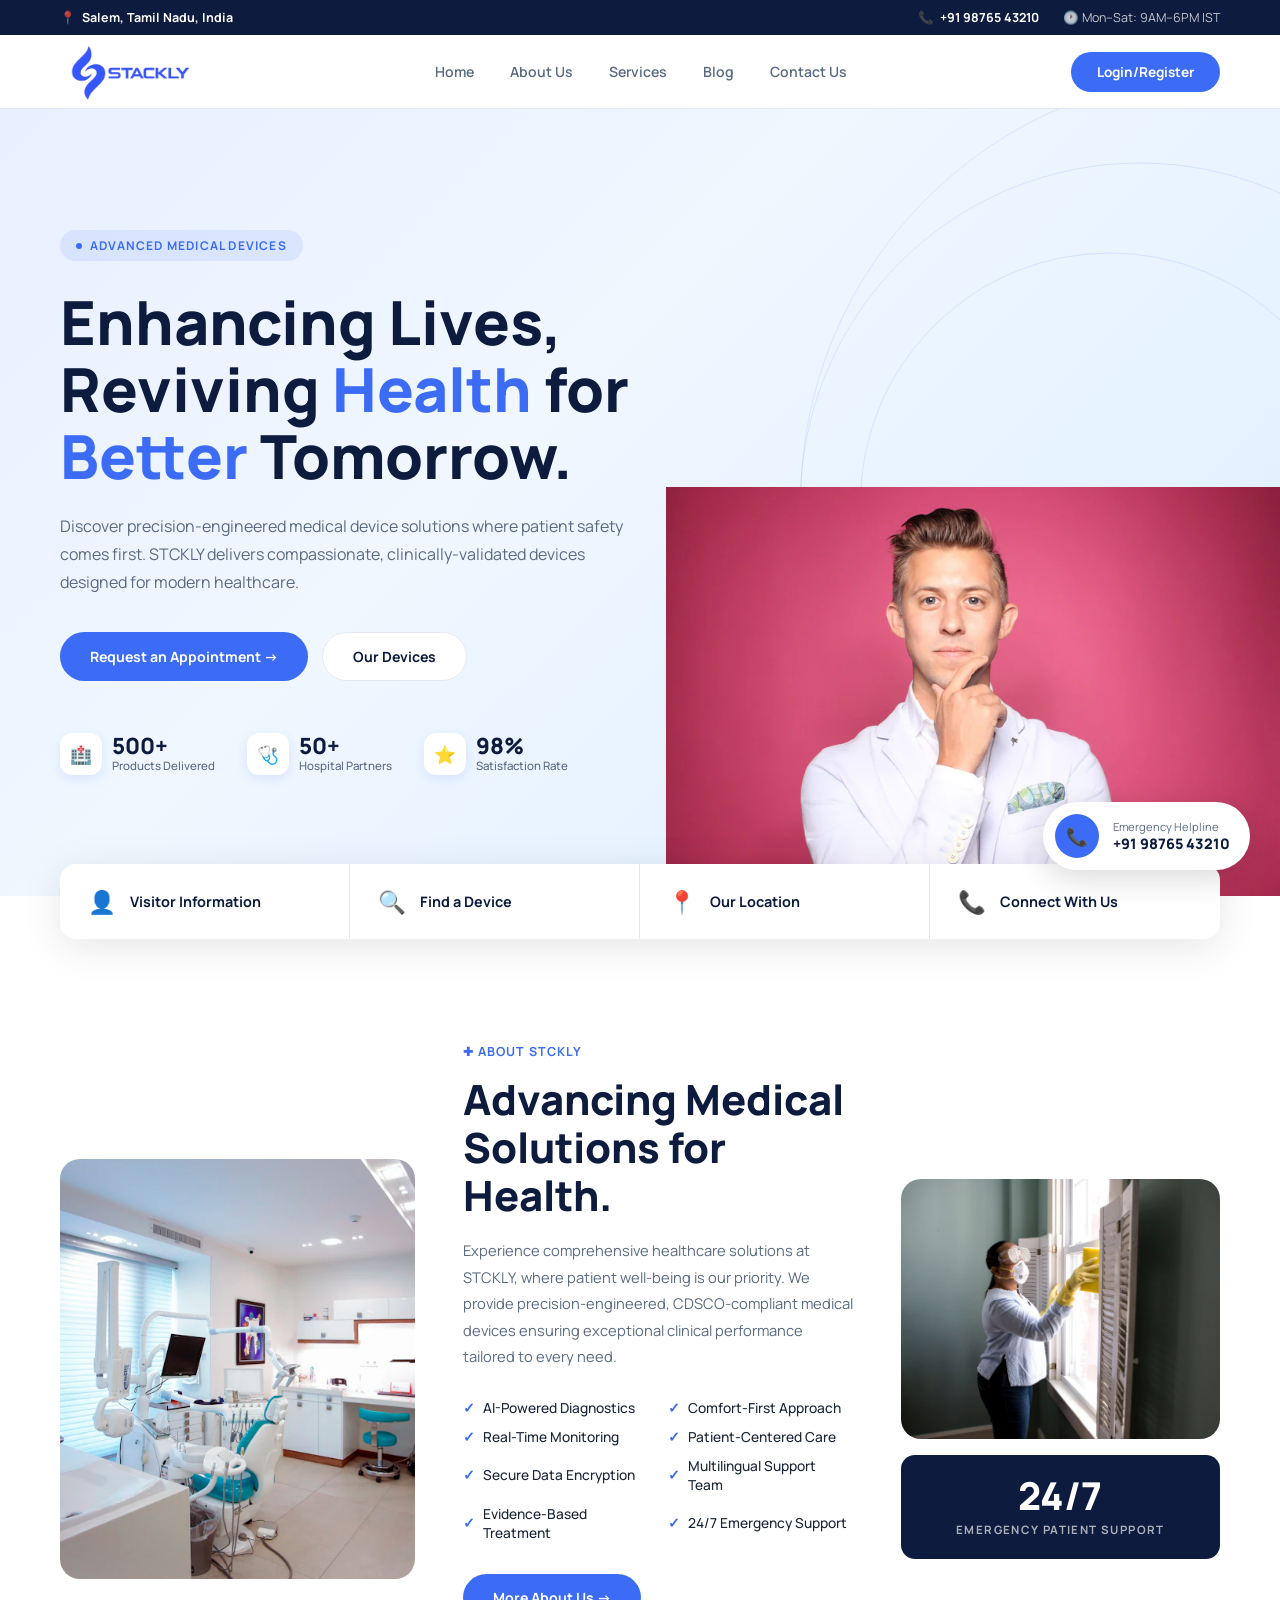
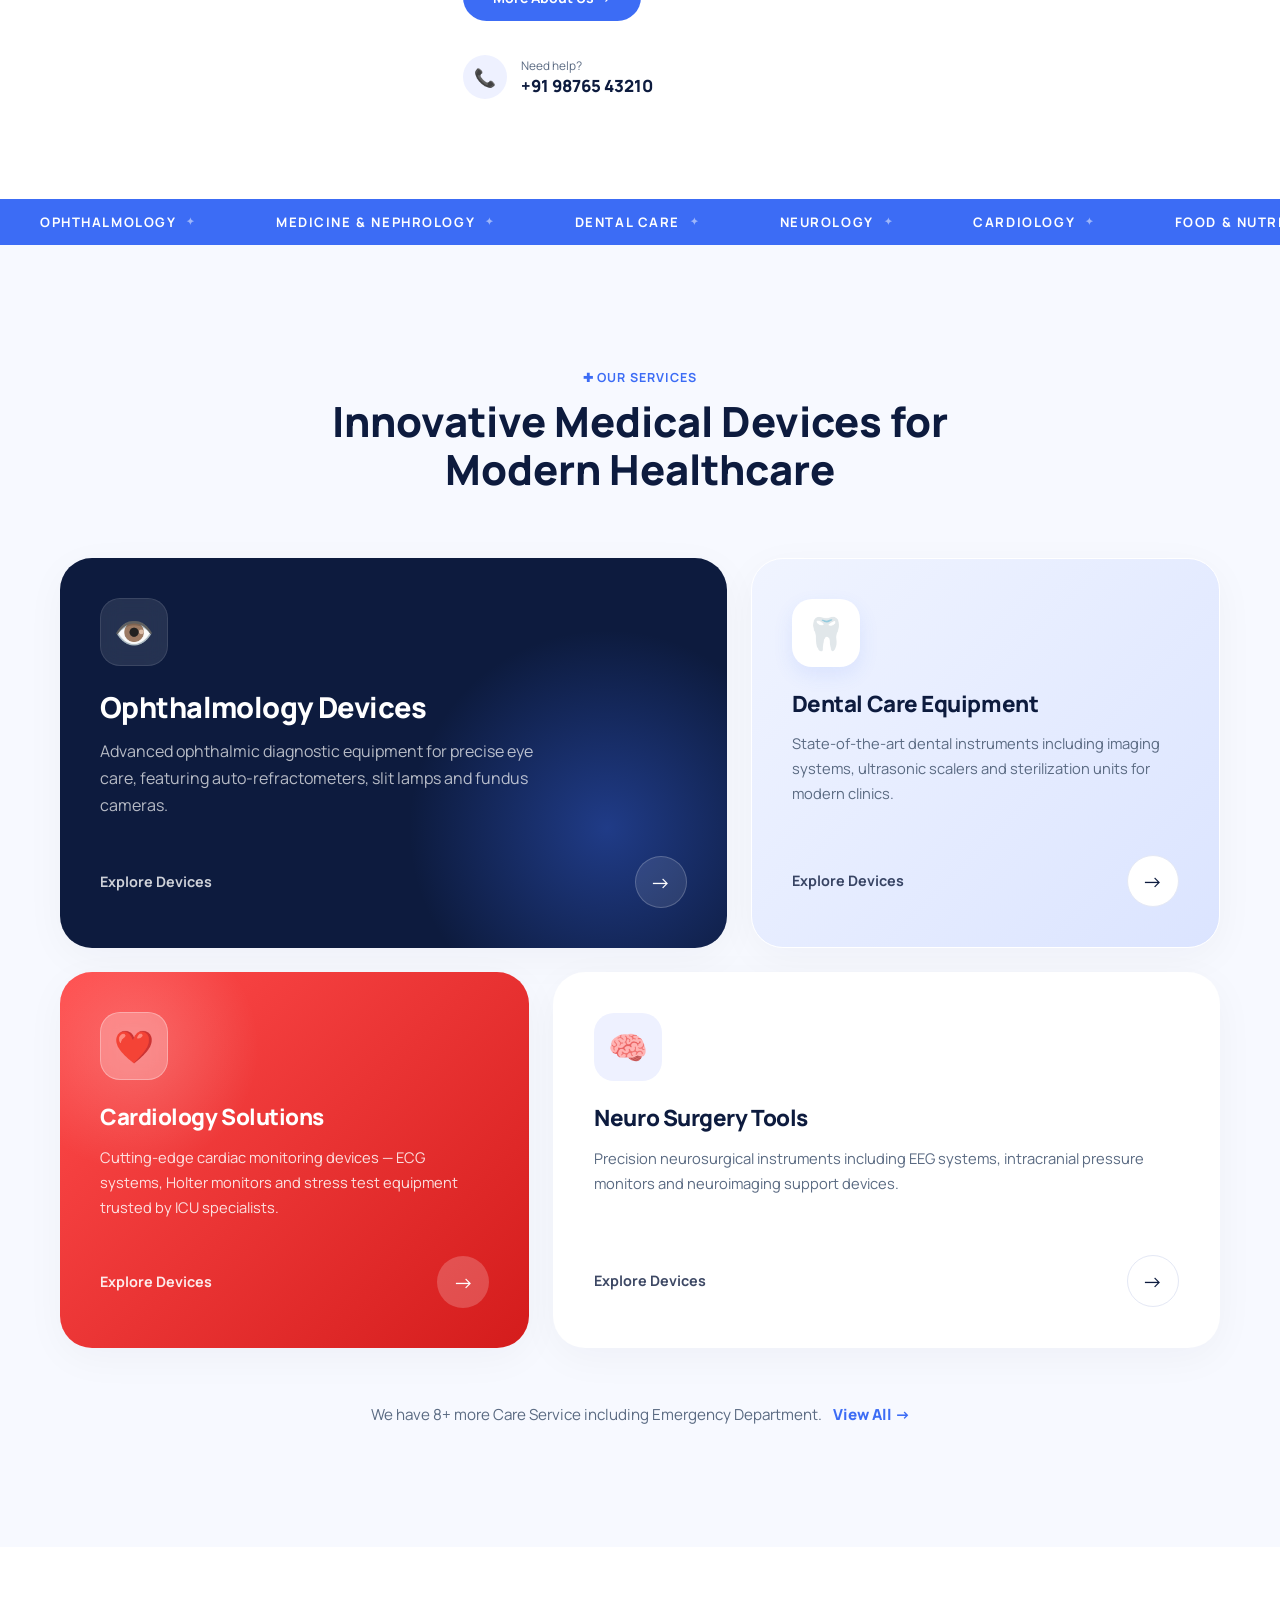
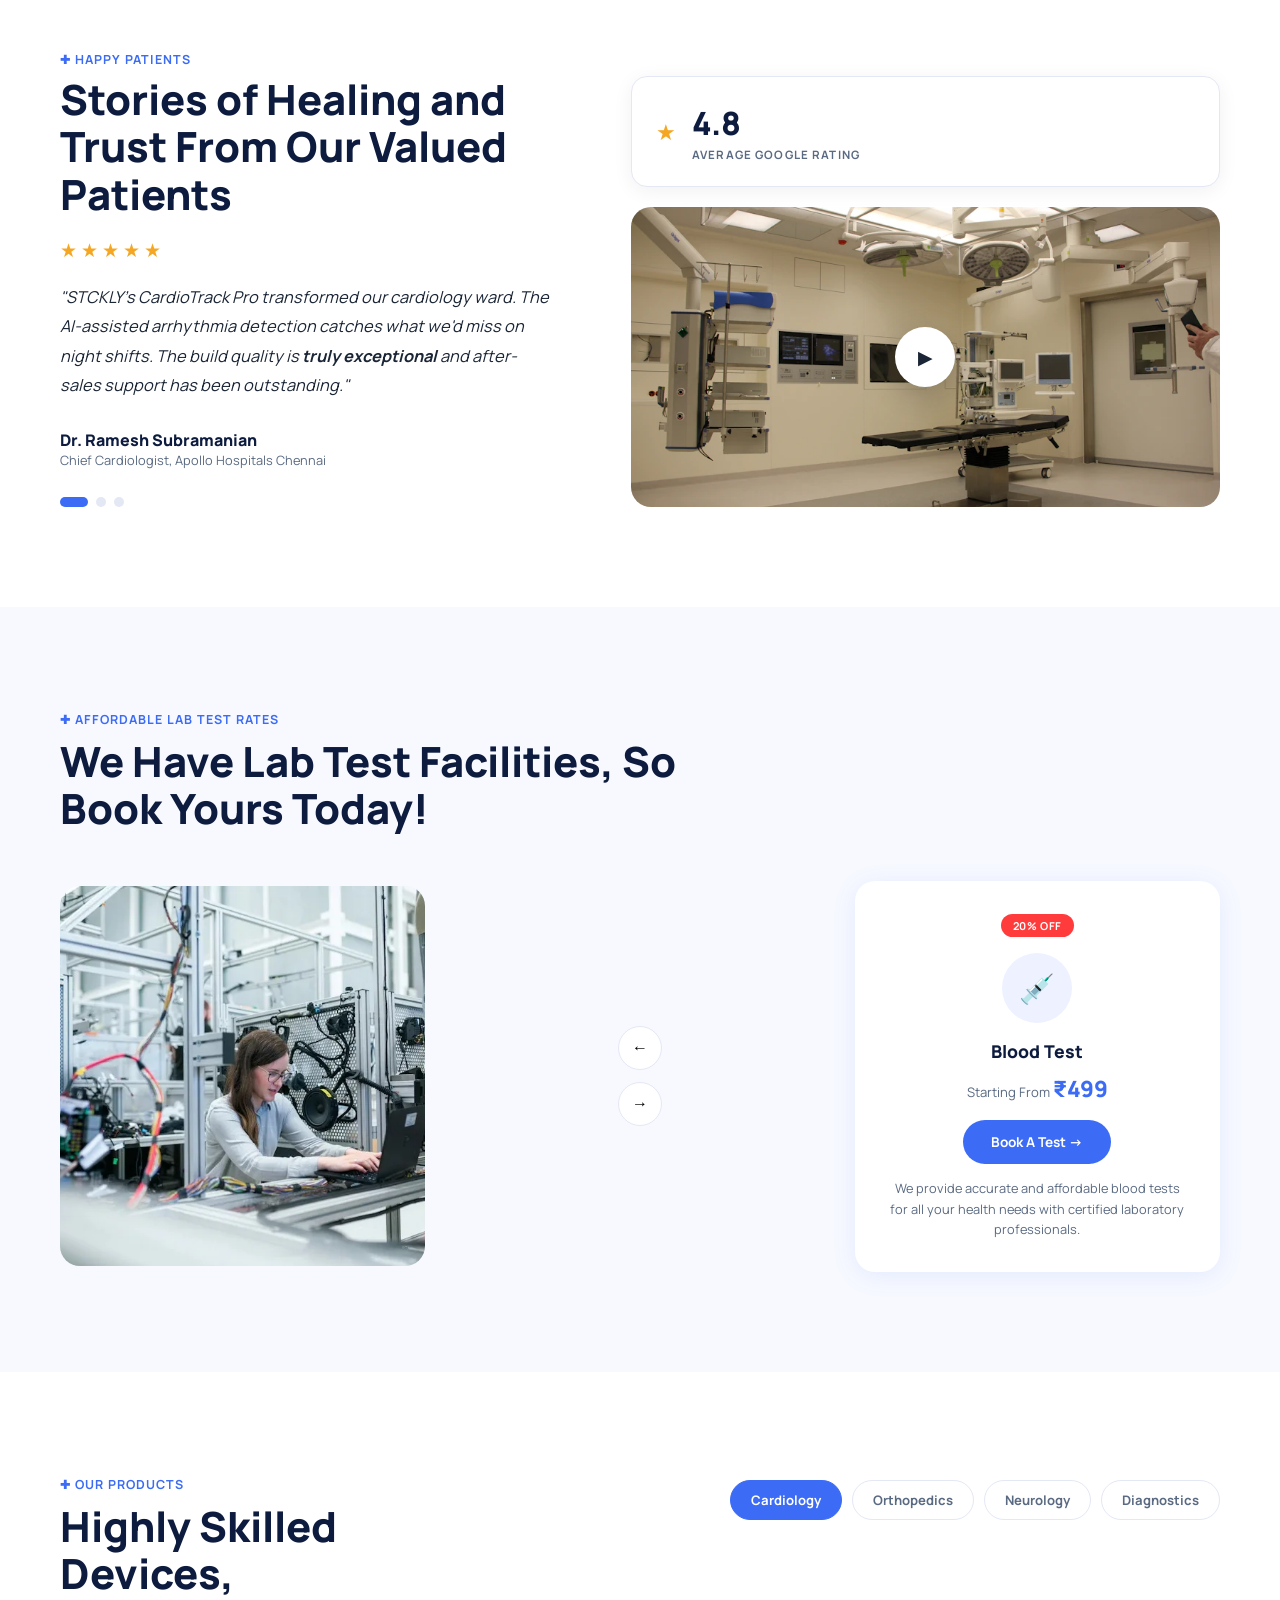
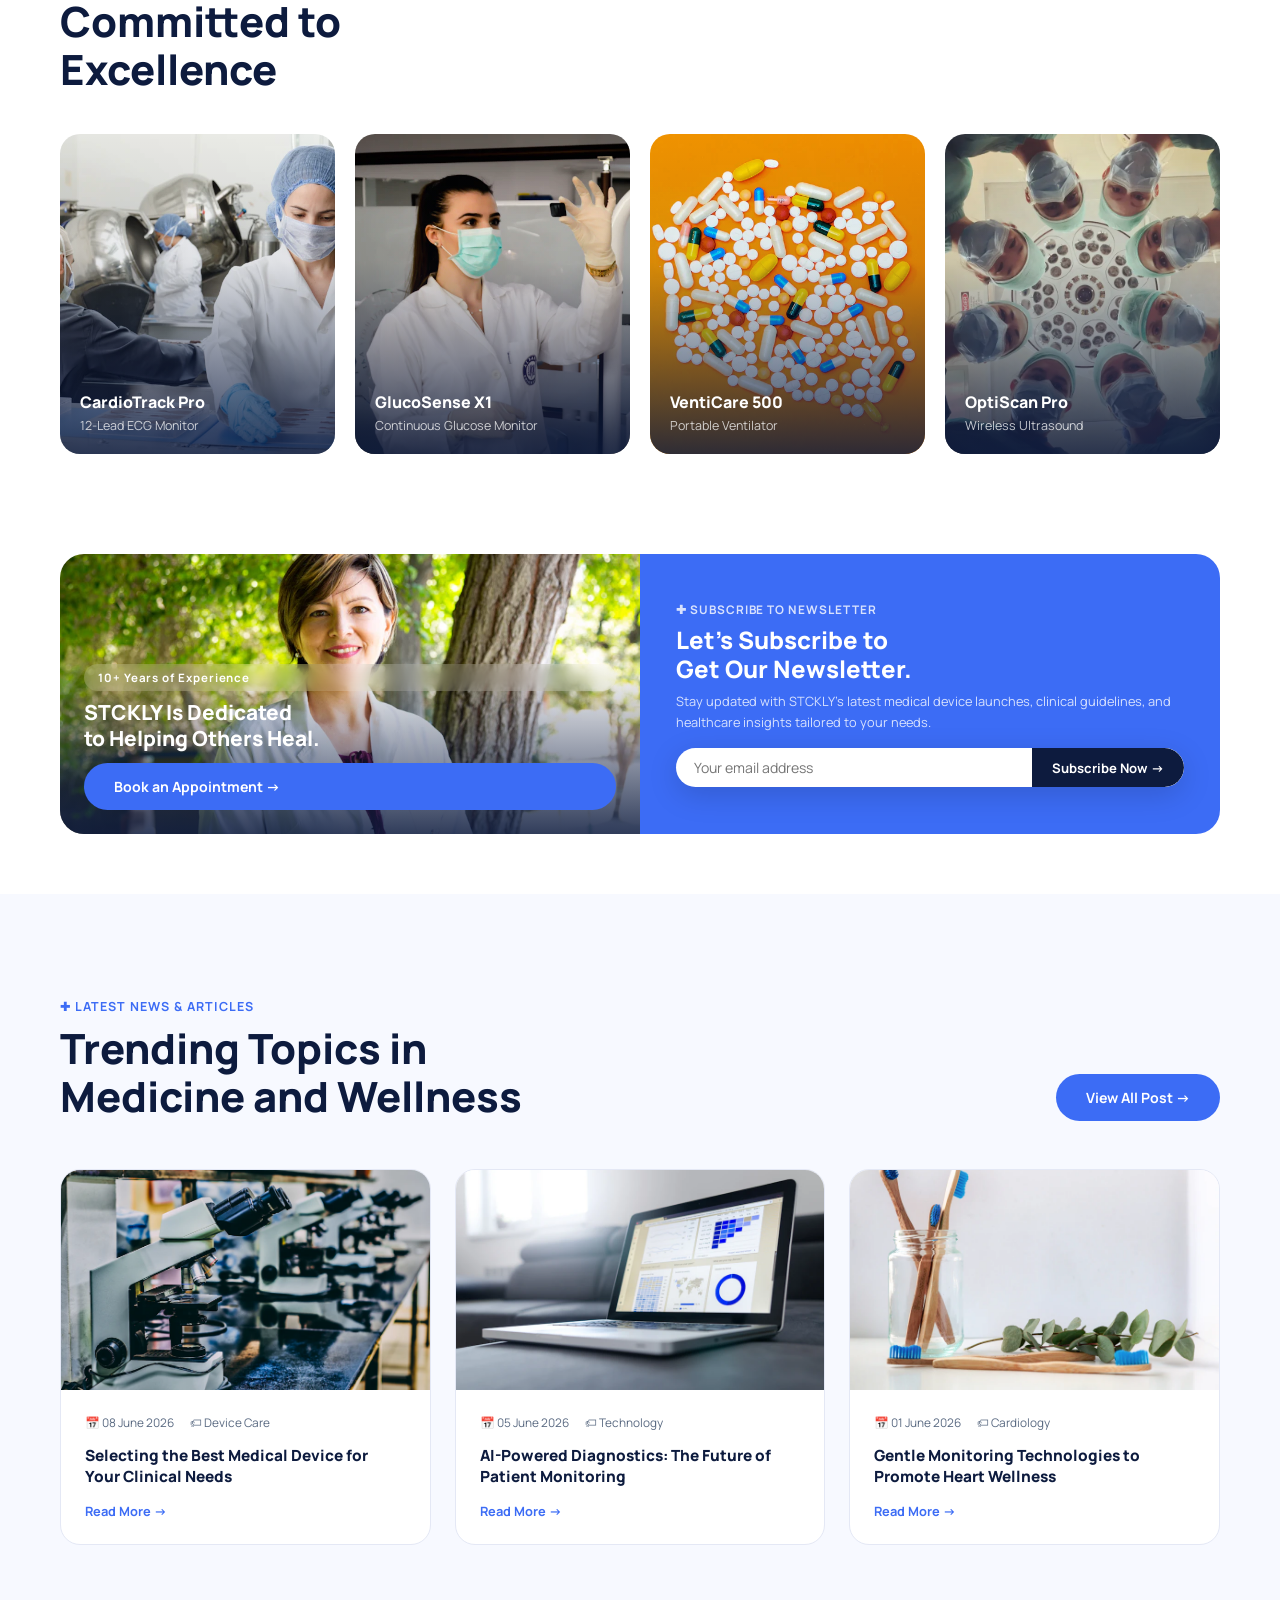
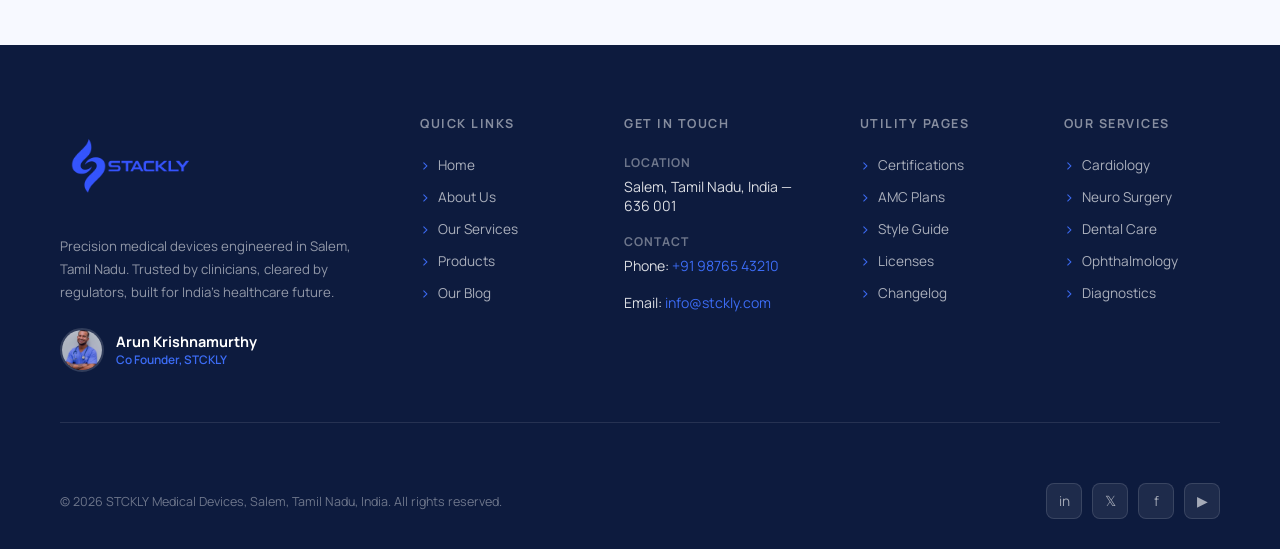
<file: index.html>
﻿<!DOCTYPE html>
<html lang="en">
<head>
<meta charset="UTF-8"/>
<meta name="viewport" content="width=device-width,initial-scale=1.0"/>
<title>STCKLY — Medical Devices</title>
<link href="https://fonts.googleapis.com/css2?family=Manrope:wght@300;400;500;600;700;800&family=Playfair+Display:ital,wght@0,700;0,800;1,700&display=swap" rel="stylesheet"/>
<link rel="stylesheet" href="style.css">
</head>
<body>

<!-- Floating Call Widget -->
<div class="call-widget">
  <div class="cw-icon">📞</div>
  <div>
    <div class="cw-lbl">Emergency Helpline</div>
    <div class="cw-num">+91 98765 43210</div>
  </div>
</div>

<!-- Mobile Menu -->
<div class="mobile-menu" id="mobileMenu">
  <span class="mobile-close" onclick="closeMobile()">✕</span>
  <a href="index.html">Home</a>
  <a href="about.html">About Us</a>
  <a href="services.html">Services</a>
  <a href="blog.html">Blog</a>
  <a href="contact.html">Contact Us</a>
</div>

<!-- Topbar -->
<div class="topbar">
  <span>📍 <b>Salem, Tamil Nadu, India</b></span>
  <div class="topbar-right">
    <span>📞 <b>+91 98765 43210</b></span>
    <span>🕐 Mon–Sat: 9AM–6PM IST</span>
  </div>
</div>

<!-- Nav -->
<nav id="navbar">
  <div class="nav-logo">
    <img src="assets/logo.webp" alt="Stackly Logo" style="height: 100px; width: auto;" />
  </div>
  <ul class="nav-links">
    <li><a href="index.html" class="active">Home</a></li>
    <li><a href="about.html">About Us</a></li>
    <li><a href="services.html">Services</a></li>
    <li><a href="blog.html">Blog</a></li>
    <li><a href="contact.html">Contact Us</a></li>
  </ul>
  <button class="nav-emergency" onclick="window.location='login.html'">Login/Register</button>
  <div class="hamburger" onclick="openMobile()"><span></span><span></span><span></span></div>
</nav>

<!-- ═══ HERO ═══ -->
<section class="hero" id="home">
  <div class="hero-circles">
    <div class="hero-circle hc1"></div>
    <div class="hero-circle hc2"></div>
    <div class="hero-circle hc3"></div>
  </div>
  <div class="hero-content">
    <div class="hero-tag">Advanced Medical Devices</div>
    <h1 class="hero-title">
      Enhancing Lives,<br>
      Reviving <span class="blue">Health</span> for<br>
      <span class="blue">Better</span> Tomorrow.
    </h1>
    <p class="hero-sub">Discover precision-engineered medical device solutions where patient safety comes first. STCKLY delivers compassionate, clinically-validated devices designed for modern healthcare.</p>
    <div class="hero-btns">
      <button class="btn-primary" onclick="document.getElementById('contact').scrollIntoView({behavior:'smooth'})">Request an Appointment →</button>
      <button class="btn-secondary" onclick="document.getElementById('services').scrollIntoView({behavior:'smooth'})">Our Devices</button>
    </div>
    <div class="hero-badges">
      <div class="hbadge">
        <div class="hbadge-icon">🏥</div>
        <div>
          <div class="hbadge-num" data-count="500">0+</div>
          <div class="hbadge-lbl">Products Delivered</div>
        </div>
      </div>
      <div class="hbadge">
        <div class="hbadge-icon">🩺</div>
        <div>
          <div class="hbadge-num" data-count="50">0+</div>
          <div class="hbadge-lbl">Hospital Partners</div>
        </div>
      </div>
      <div class="hbadge">
        <div class="hbadge-icon">⭐</div>
        <div>
          <div class="hbadge-num" data-count="98">0%</div>
          <div class="hbadge-lbl">Satisfaction Rate</div>
        </div>
      </div>
    </div>
  </div>
  <img class="hero-img" src="assets/image_4.webp" alt="Doctor STCKLY"/>
</section>

<!-- Quick Links Bar -->
<div class="quicklinks">
  <div class="ql-item reveal">
    <span class="ql-icon">👤</span>
    <div class="ql-text">Visitor Information</div>
  </div>
  <div class="ql-item reveal">
    <span class="ql-icon">🔍</span>
    <div class="ql-text">Find a Device</div>
  </div>
  <div class="ql-item reveal">
    <span class="ql-icon">📍</span>
    <div class="ql-text">Our Location</div>
  </div>
  <div class="ql-item reveal">
    <span class="ql-icon">📞</span>
    <div class="ql-text">Connect With Us</div>
  </div>
</div>

<!-- ═══ ABOUT ═══ -->
<section class="about" id="about">
  <div class="about-inner">
    <div class="about-img-wrap reveal left">
      <img src="assets/image_1.webp" alt="Medical Team"/>
    </div>
    <div class="reveal">
      <div class="about-tag">✚ About STCKLY</div>
      <h2 class="section-title">Advancing Medical Solutions for Health.</h2>
      <p class="section-desc">Experience comprehensive healthcare solutions at STCKLY, where patient well-being is our priority. We provide precision-engineered, CDSCO-compliant medical devices ensuring exceptional clinical performance tailored to every need.</p>
      <ul class="check-list">
        <li>AI-Powered Diagnostics</li>
        <li>Comfort-First Approach</li>
        <li>Real-Time Monitoring</li>
        <li>Patient-Centered Care</li>
        <li>Secure Data Encryption</li>
        <li>Multilingual Support Team</li>
        <li>Evidence-Based Treatment</li>
        <li>24/7 Emergency Support</li>
      </ul>
      <button class="btn-primary" style="margin-bottom:24px" onclick="window.location='about.html'">More About Us →</button>
      <div class="about-help">
        <div class="phone-icon">📞</div>
        <div>
          <div class="help-lbl">Need help?</div>
          <div class="help-num">+91 98765 43210</div>
        </div>
      </div>
    </div>
    <div class="about-right reveal right">
      <div class="about-right-img">
        <img src="assets/image_13.webp" alt="Medical Support"/>
      </div>
      <div class="badge-247">
        <div class="b247-num">24/7</div>
        <div class="b247-lbl">Emergency Patient Support</div>
      </div>
    </div>
  </div>
</section>

<!-- Marquee -->
<div class="marquee-wrap">
  <div class="marquee-track">
    <span class="marquee-item">Ophthalmology <span>✦</span></span>
    <span class="marquee-item">Medicine &amp; Nephrology <span>✦</span></span>
    <span class="marquee-item">Dental Care <span>✦</span></span>
    <span class="marquee-item">Neurology <span>✦</span></span>
    <span class="marquee-item">Cardiology <span>✦</span></span>
    <span class="marquee-item">Food &amp; Nutrition <span>✦</span></span>
    <span class="marquee-item">ISO 13485 Certified <span>✦</span></span>
    <span class="marquee-item">CDSCO Compliant <span>✦</span></span>
    <span class="marquee-item">Ophthalmology <span>✦</span></span>
    <span class="marquee-item">Medicine &amp; Nephrology <span>✦</span></span>
    <span class="marquee-item">Dental Care <span>✦</span></span>
    <span class="marquee-item">Neurology <span>✦</span></span>
    <span class="marquee-item">Cardiology <span>✦</span></span>
    <span class="marquee-item">Food &amp; Nutrition <span>✦</span></span>
    <span class="marquee-item">ISO 13485 Certified <span>✦</span></span>
    <span class="marquee-item">CDSCO Compliant <span>✦</span></span>
  </div>
</div>

<!-- ═══ SERVICES ═══ -->
<section class="services" id="services">
  <div class="section-header reveal">
    <div class="about-tag" style="justify-content:center;display:inline-flex;margin-bottom:12px">✚ Our Services</div>
    <h2 class="section-title">Innovative Medical Devices for<br>Modern Healthcare</h2>
  </div>
  <div class="services-grid stagger-wrap">
    <div class="svc-card svc-card-1 reveal">
      <div>
        <div class="svc-icon-wrap">👁️</div>
        <div class="svc-name">Ophthalmology Devices</div>
        <p class="svc-desc">Advanced ophthalmic diagnostic equipment for precise eye care, featuring auto-refractometers, slit lamps and fundus cameras.</p>
      </div>
      <div class="svc-bottom">
        <div class="learn-text" style="font-weight:700; font-size:.9rem; color:inherit; opacity:0.8;">Explore Devices</div>
        <div class="learn-arrow">→</div>
      </div>
    </div>
    <div class="svc-card svc-card-2 reveal">
      <div>
        <div class="svc-icon-wrap">🦷</div>
        <div class="svc-name">Dental Care Equipment</div>
        <p class="svc-desc">State-of-the-art dental instruments including imaging systems, ultrasonic scalers and sterilization units for modern clinics.</p>
      </div>
      <div class="svc-bottom">
        <div class="learn-text" style="font-weight:700; font-size:.9rem; color:var(--navy); opacity:0.8;">Explore Devices</div>
        <div class="learn-arrow">→</div>
      </div>
    </div>
    <div class="svc-card svc-card-3 reveal">
      <div>
        <div class="svc-icon-wrap">❤️</div>
        <div class="svc-name">Cardiology Solutions</div>
        <p class="svc-desc">Cutting-edge cardiac monitoring devices — ECG systems, Holter monitors and stress test equipment trusted by ICU specialists.</p>
      </div>
      <div class="svc-bottom">
        <div class="learn-text" style="font-weight:700; font-size:.9rem; color:#fff; opacity:0.9;">Explore Devices</div>
        <div class="learn-arrow">→</div>
      </div>
    </div>
    <div class="svc-card svc-card-4 reveal">
      <div>
        <div class="svc-icon-wrap">🧠</div>
        <div class="svc-name">Neuro Surgery Tools</div>
        <p class="svc-desc">Precision neurosurgical instruments including EEG systems, intracranial pressure monitors and neuroimaging support devices.</p>
      </div>
      <div class="svc-bottom">
        <div class="learn-text" style="font-weight:700; font-size:.9rem; color:var(--navy); opacity:0.8;">Explore Devices</div>
        <div class="learn-arrow">→</div>
      </div>
    </div>
  </div>
  <p class="svc-more reveal">We have 8+ more Care Service including Emergency Department. <a href="services.html">View All →</a></p>
</section>

<!-- ═══ TESTIMONIALS ═══ -->
<section class="testimonials" id="testimonials">
  <div class="about-tag reveal" style="margin-bottom:8px">✚ Happy Patients</div>
  <div class="testi-inner">
    <div class="reveal left">
      <h2 class="section-title">Stories of Healing and Trust From Our Valued Patients</h2>
      <div class="testi-stars">★★★★★</div>
      <p class="testi-quote" id="testiQuote">"STCKLY's CardioTrack Pro transformed our cardiology ward. The AI-assisted arrhythmia detection catches what we'd miss on night shifts. The build quality is <b>truly exceptional</b> and after-sales support has been outstanding."</p>
      <div class="testi-author-name" id="testiName">Dr. Ramesh Subramanian</div>
      <div class="testi-author-role" id="testiRole">Chief Cardiologist, Apollo Hospitals Chennai</div>
      <div class="testi-dots">
        <div class="tdot active" onclick="switchTesti(0)"></div>
        <div class="tdot" onclick="switchTesti(1)"></div>
        <div class="tdot" onclick="switchTesti(2)"></div>
      </div>
    </div>
    <div class="reveal right">
      <div class="rating-card">
        <div class="rating-star">★</div>
        <div>
          <div class="rating-num">4.8</div>
          <div class="rating-lbl">Average Google Rating</div>
        </div>
      </div>
      <div class="video-card">
        <img src="assets/image_10.webp" alt="Medical Video"/>
        <div class="play-btn">▶</div>
      </div>
    </div>
  </div>
</section>

<!-- ═══ LAB TESTS ═══ -->
<section class="lab" id="lab">
  <div class="section-header reveal" style="text-align:left;margin-bottom:0">
    <div class="about-tag" style="display:inline-flex;margin-bottom:10px">✚ Affordable Lab Test Rates</div>
    <h2 class="section-title">We Have Lab Test Facilities, So<br>Book Yours Today!</h2>
  </div>
  <div style="height:48px"></div>
  <div class="lab-inner">
    <div class="lab-img reveal left">
      <img src="assets/image_9.webp" alt="Lab Doctors"/>
    </div>
    <div class="lab-nav reveal">
      <button class="lab-arrow" onclick="prevTest()">←</button>
      <button class="lab-arrow" onclick="nextTest()">→</button>
    </div>
    <div class="test-card reveal right" id="testCard">
      <div class="test-discount" id="testDiscount">20% Off</div>
      <div class="test-icon-wrap" id="testIcon">💉</div>
      <div class="test-name" id="testName">Blood Test</div>
      <div class="test-price-lbl">Starting From <b id="testPrice">₹499</b></div>
      <button class="btn-book">Book A Test →</button>
      <p class="test-desc">We provide accurate and affordable blood tests for all your health needs with certified laboratory professionals.</p>
    </div>
  </div>
</section>

<!-- ═══ DOCTORS / PRODUCTS ═══ -->
<section class="doctors" id="doctors">
  <div class="doctors-header">
    <div class="reveal left">
      <div class="about-tag" style="margin-bottom:10px">✚ Our Products</div>
      <h2 class="section-title">Highly Skilled Devices,<br>Committed to Excellence</h2>
    </div>
    <div class="cat-filters reveal right">
      <button class="cat-btn active" onclick="filterDocs(this,'Cardiology')">Cardiology</button>
      <button class="cat-btn" onclick="filterDocs(this,'Orthopedics')">Orthopedics</button>
      <button class="cat-btn" onclick="filterDocs(this,'Neurology')">Neurology</button>
      <button class="cat-btn" onclick="filterDocs(this,'Diagnostics')">Diagnostics</button>
    </div>
  </div>
  <div class="doctors-grid stagger-wrap" id="doctorsGrid">
    <div class="doc-card reveal">
      <img src="assets/image_3.webp" alt="ECG Monitor"/>
      <div class="doc-overlay">
        <div class="doc-name">CardioTrack Pro</div>
        <div class="doc-spec">12-Lead ECG Monitor</div>
        <div class="doc-appt"><button class="doc-appt-btn">Enquire →</button></div>
      </div>
    </div>
    <div class="doc-card reveal">
      <img src="assets/image_14.webp" alt="Medical Device"/>
      <div class="doc-overlay">
        <div class="doc-name">GlucoSense X1</div>
        <div class="doc-spec">Continuous Glucose Monitor</div>
        <div class="doc-appt"><button class="doc-appt-btn">Enquire →</button></div>
      </div>
    </div>
    <div class="doc-card reveal">
      <img src="assets/image_11.webp" alt="Patient Monitor"/>
      <div class="doc-overlay">
        <div class="doc-name">VentiCare 500</div>
        <div class="doc-spec">Portable Ventilator</div>
        <div class="doc-appt"><button class="doc-appt-btn">Enquire →</button></div>
      </div>
    </div>
    <div class="doc-card reveal">
      <img src="assets/image_12.webp" alt="Surgical Device"/>
      <div class="doc-overlay">
        <div class="doc-name">OptiScan Pro</div>
        <div class="doc-spec">Wireless Ultrasound</div>
        <div class="doc-appt"><button class="doc-appt-btn">Enquire →</button></div>
      </div>
    </div>
  </div>
</section>

<!-- ═══ CTA SPLIT ═══ -->
<div class="cta-split reveal" id="contact">
  <div class="cta-doctor">
    <img src="assets/image_5.webp" alt="Doctor CTA"/>
    <div class="cta-doctor-overlay">
      <div class="cta-badge">10+ Years of Experience</div>
      <h3 class="cta-title">STCKLY Is Dedicated<br>to Helping Others Heal.</h3>
      <button class="btn-primary" onclick="window.location='contact.html'">Book an Appointment →</button>
    </div>
  </div>
  <div class="cta-newsletter">
    <div class="nl-tag">✚ Subscribe to Newsletter</div>
    <h3 class="nl-title">Let's Subscribe to<br>Get Our Newsletter.</h3>
    <p class="nl-desc">Stay updated with STCKLY's latest medical device launches, clinical guidelines, and healthcare insights tailored to your needs.</p>
    <div class="nl-form">
      <input class="nl-input" type="email" placeholder="Your email address"/>
      <button class="nl-btn">Subscribe Now →</button>
    </div>
  </div>
</div>

<!-- ═══ BLOG ═══ -->
<section class="blog" id="blog">
  <div class="blog-header reveal">
    <div>
      <div class="about-tag" style="margin-bottom:10px">✚ Latest News &amp; Articles</div>
      <h2 class="section-title" style="margin-bottom:0">Trending Topics in<br>Medicine and Wellness</h2>
    </div>
    <button class="btn-primary" onclick="window.location='blog.html'">View All Post →</button>
  </div>
  <div class="blog-grid stagger-wrap">
    <div class="blog-card reveal">
      <div class="blog-img">
        <img src="assets/image_6.webp" alt="Blog 1"/>
      </div>
      <div class="blog-body">
        <div class="blog-meta">
          <span>📅 08 June 2026</span>
          <span>🏷 Device Care</span>
        </div>
        <div class="blog-title">Selecting the Best Medical Device for Your Clinical Needs</div>
        <a class="blog-link" href="#">Read More →</a>
      </div>
    </div>
    <div class="blog-card reveal">
      <div class="blog-img">
        <img src="assets/image_7.webp" alt="Blog 2"/>
      </div>
      <div class="blog-body">
        <div class="blog-meta">
          <span>📅 05 June 2026</span>
          <span>🏷 Technology</span>
        </div>
        <div class="blog-title">AI-Powered Diagnostics: The Future of Patient Monitoring</div>
        <a class="blog-link" href="#">Read More →</a>
      </div>
    </div>
    <div class="blog-card reveal">
      <div class="blog-img">
        <img src="assets/image_8.webp" alt="Blog 3"/>
      </div>
      <div class="blog-body">
        <div class="blog-meta">
          <span>📅 01 June 2026</span>
          <span>🏷 Cardiology</span>
        </div>
        <div class="blog-title">Gentle Monitoring Technologies to Promote Heart Wellness</div>
        <a class="blog-link" href="#">Read More →</a>
      </div>
    </div>
  </div>
</section>

<!-- ═══ FOOTER ═══ -->
<footer>
  <div class="footer-top">
    <div>
      <div class="footer-brand-logo">
        <img src="assets/logo.webp" alt="Stackly Logo" style="height: 100px; width: auto;" />
      </div>
      <p class="footer-desc">Precision medical devices engineered in Salem, Tamil Nadu. Trusted by clinicians, cleared by regulators, built for India's healthcare future.</p>
      <div class="footer-founder">
        <div class="founder-avatar">
          <img src="assets/image_2.webp" alt="Founder"/>
        </div>
        <div>
          <div class="founder-name">Arun Krishnamurthy</div>
          <div class="founder-title">Co Founder, STCKLY</div>
        </div>
      </div>
    </div>
    <div class="footer-col">
      <h5>Quick Links</h5>
      <ul class="footer-list">
        <li><a href="#home">Home</a></li>
        <li><a href="#about">About Us</a></li>
        <li><a href="#services">Our Services</a></li>
        <li><a href="#doctors">Products</a></li>
        <li><a href="#blog">Our Blog</a></li>
      </ul>
    </div>
    <div class="footer-col">
      <h5>Get In Touch</h5>
      <div class="footer-contact-lbl">Location</div>
      <div class="footer-contact-val">Salem, Tamil Nadu, India — 636 001</div>
      <div class="footer-contact-lbl">Contact</div>
      <div class="footer-contact-val">Phone: <a href="tel:+919876543210">+91 98765 43210</a></div>
      <div class="footer-contact-val">Email: <a href="mailto:info@stckly.com">info@stckly.com</a></div>
    </div>
    <div class="footer-col">
      <h5>Utility Pages</h5>
      <ul class="footer-list">
        <li><a href="#">Certifications</a></li>
        <li><a href="#">AMC Plans</a></li>
        <li><a href="#">Style Guide</a></li>
        <li><a href="#">Licenses</a></li>
        <li><a href="#">Changelog</a></li>
      </ul>
    </div>
    <div class="footer-col">
      <h5>Our Services</h5>
      <ul class="footer-list">
        <li><a href="#">Cardiology</a></li>
        <li><a href="#">Neuro Surgery</a></li>
        <li><a href="#">Dental Care</a></li>
        <li><a href="#">Ophthalmology</a></li>
        <li><a href="#">Diagnostics</a></li>
      </ul>
    </div>
  </div>
  <div class="footer-bottom">
    <div class="footer-copy">© 2026 STCKLY Medical Devices, Salem, Tamil Nadu, India. All rights reserved.</div>
    <div class="footer-socials">
      <a class="social" href="#">in</a>
      <a class="social" href="#">𝕏</a>
      <a class="social" href="#">f</a>
      <a class="social" href="#">▶</a>
    </div>
  </div>
</footer>

<script>
/* ── Scroll Reveal ── */
const allReveals = document.querySelectorAll('.reveal');
const ro = new IntersectionObserver(entries => {
  entries.forEach(e => { if(e.isIntersecting){ e.target.classList.add('visible'); } });
}, {threshold:.12});
allReveals.forEach(el => ro.observe(el));

/* ── Navbar scroll ── */
window.addEventListener('scroll', () => {
  document.getElementById('navbar').classList.toggle('scrolled', window.scrollY > 50);
});

/* ── Counter Animation ── */
function animCount(el, target, suffix) {
  let n = 0; const inc = Math.ceil(target/60);
  const iv = setInterval(() => {
    n = Math.min(n+inc, target);
    el.textContent = n + suffix;
    if(n >= target) clearInterval(iv);
  }, 28);
}
const counters = document.querySelectorAll('[data-count]');
const cro = new IntersectionObserver(entries => {
  entries.forEach(e => {
    if(e.isIntersecting){
      const el = e.target;
      const target = parseInt(el.dataset.count);
      const suffix = el.textContent.replace(/\d+/,'');
      animCount(el, target, suffix);
      cro.unobserve(el);
    }
  });
},{threshold:.5});
counters.forEach(c => cro.observe(c));

/* ── Testimonial Switcher ── */
const testis = [
  {q:'"STCKLY\'s CardioTrack Pro transformed our cardiology ward. The AI-assisted arrhythmia detection catches what we\'d miss on night shifts. The build quality is <b>truly exceptional</b>."',n:'Dr. Ramesh Subramanian',r:'Chief Cardiologist, Apollo Hospitals Chennai'},
  {q:'"GlucoSense X1 has improved diabetic patient compliance by 40%. The EMR integration is seamless and our nursing staff absolutely loves the real-time <b>monitoring dashboard</b>."',n:'Dr. Nirmala Krishnamurthy',r:'Endocrinologist, GKNM Hospital, Coimbatore'},
  {q:'"STCKLY\'s after-sales support is unmatched. Their technician was on-site within 4 hours. The VentiCare 500 has been <b>rock-solid</b> in our ICU for over a year now."',n:'Dr. Priya Venkatesh',r:'ICU Director, Meenakshi Mission Hospital'}
];
let curTesti = 0;
function switchTesti(i){
  curTesti = i;
  document.getElementById('testiQuote').innerHTML = testis[i].q;
  document.getElementById('testiName').textContent = testis[i].n;
  document.getElementById('testiRole').textContent = testis[i].r;
  document.querySelectorAll('.tdot').forEach((d,idx) => d.classList.toggle('active', idx===i));
}
setInterval(() => switchTesti((curTesti+1)%testis.length), 5000);

/* ── Lab Tests Carousel ── */
const tests = [
  {name:'Blood Test',discount:'20% Off',icon:'💉',price:'₹499'},
  {name:'CT Scan',discount:'18% Off',icon:'🔭',price:'₹3,499'},
  {name:'MRI Scan',discount:'15% Off',icon:'🧲',price:'₹5,999'},
  {name:'X-Ray',discount:'25% Off',icon:'☢️',price:'₹299'},
];
let curTest = 0;
function setTest(i){
  curTest = (i + tests.length) % tests.length;
  const t = tests[curTest];
  const card = document.getElementById('testCard');
  card.style.opacity = '0'; card.style.transform = 'translateX(20px)';
  setTimeout(() => {
    document.getElementById('testName').textContent = t.name;
    document.getElementById('testDiscount').textContent = t.discount;
    document.getElementById('testIcon').textContent = t.icon;
    document.getElementById('testPrice').textContent = t.price;
    card.style.transition = 'all .4s'; card.style.opacity = '1'; card.style.transform = 'none';
  },200);
}
function nextTest(){ setTest(curTest+1); }
function prevTest(){ setTest(curTest-1); }

/* ── Doctor Filter ── */
function filterDocs(btn, cat){
  document.querySelectorAll('.cat-btn').forEach(b => b.classList.remove('active'));
  btn.classList.add('active');
  const grid = document.getElementById('doctorsGrid');
  grid.style.opacity='0'; grid.style.transform='translateY(20px)';
  setTimeout(()=>{ grid.style.transition='all .5s'; grid.style.opacity='1'; grid.style.transform='none'; },300);
}

/* ── Mobile Menu ── */
function openMobile(){ document.getElementById('mobileMenu').classList.add('open'); }
function closeMobile(){ document.getElementById('mobileMenu').classList.remove('open'); }

/* ── Smooth active nav ── */
const sections = document.querySelectorAll('section[id], div[id="contact"]');
const navLinks = document.querySelectorAll('.nav-links a');
window.addEventListener('scroll',()=>{
  let cur='';
  sections.forEach(s=>{if(window.scrollY>=s.offsetTop-120)cur=s.id});
  navLinks.forEach(a=>{
    a.classList.remove('active');
    if(a.getAttribute('href')==='#'+cur) a.classList.add('active');
  });
});
</script>
</body>
</html>
</file>
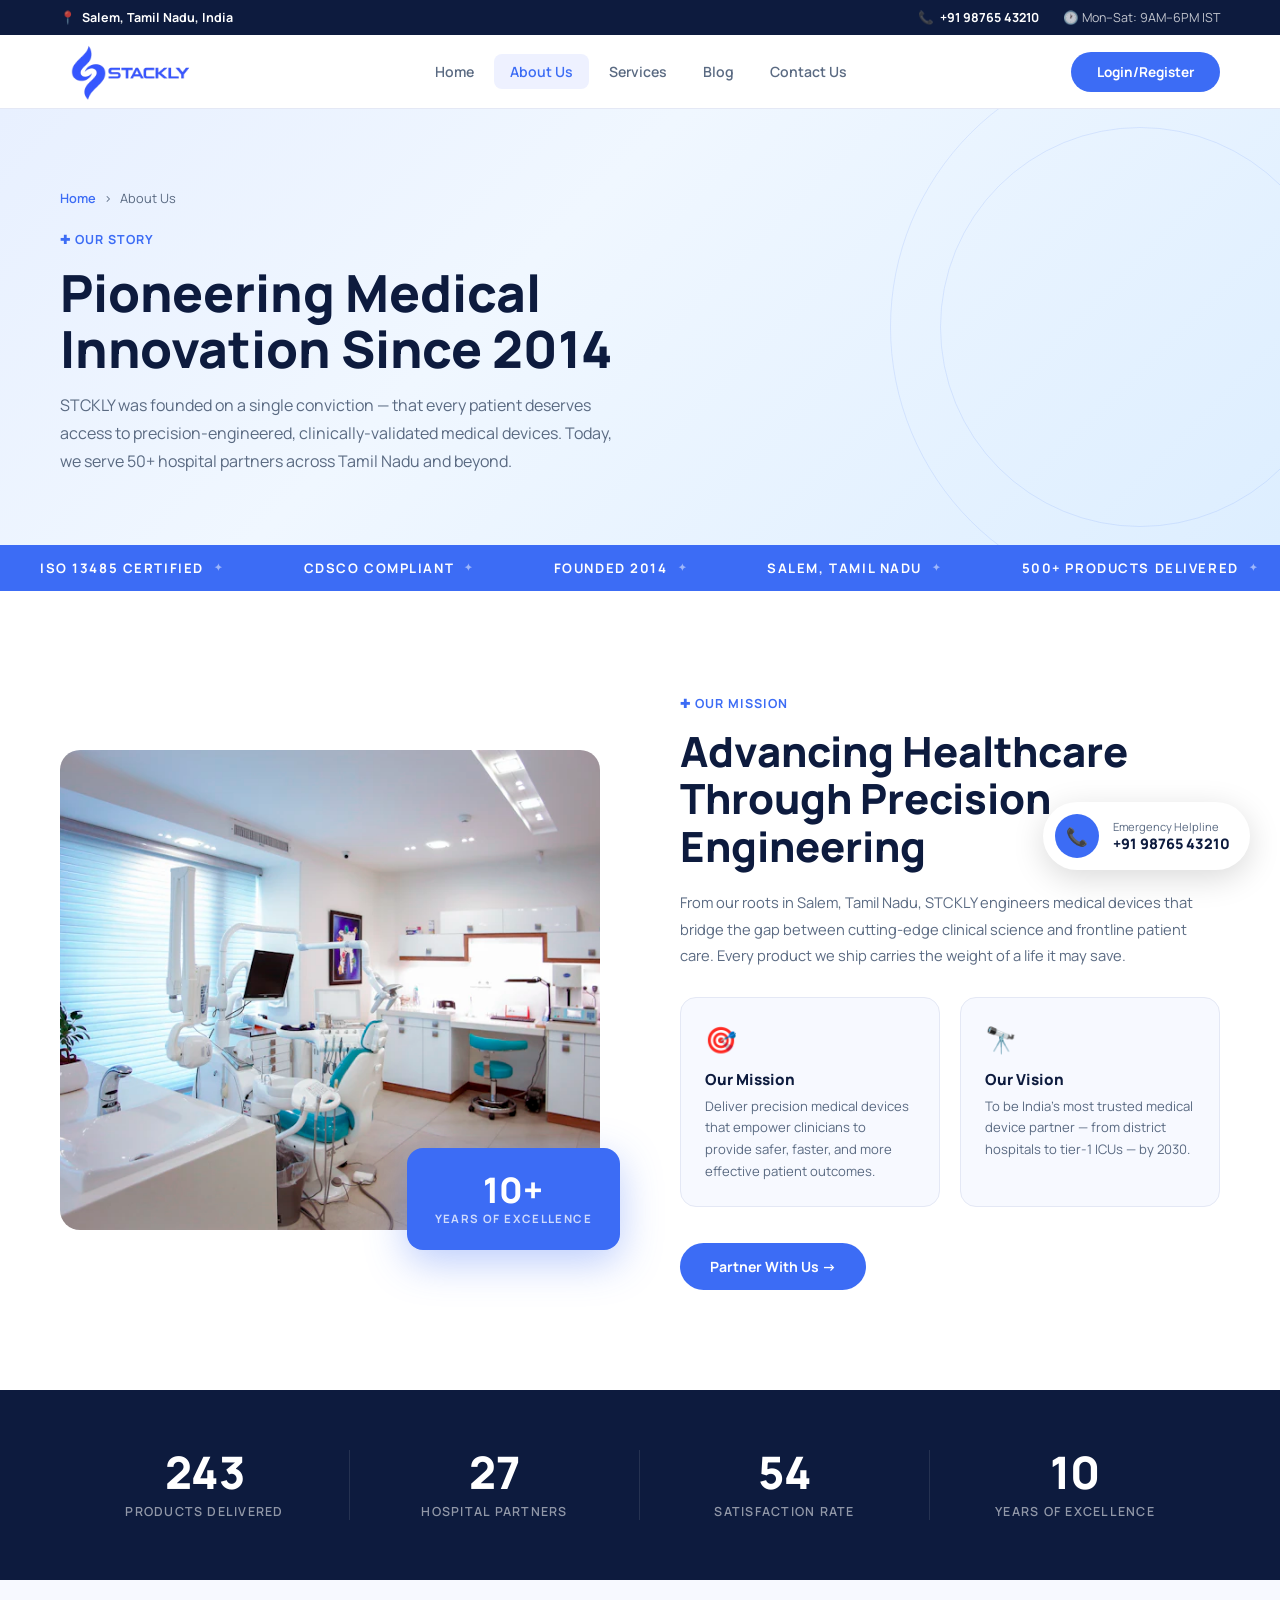
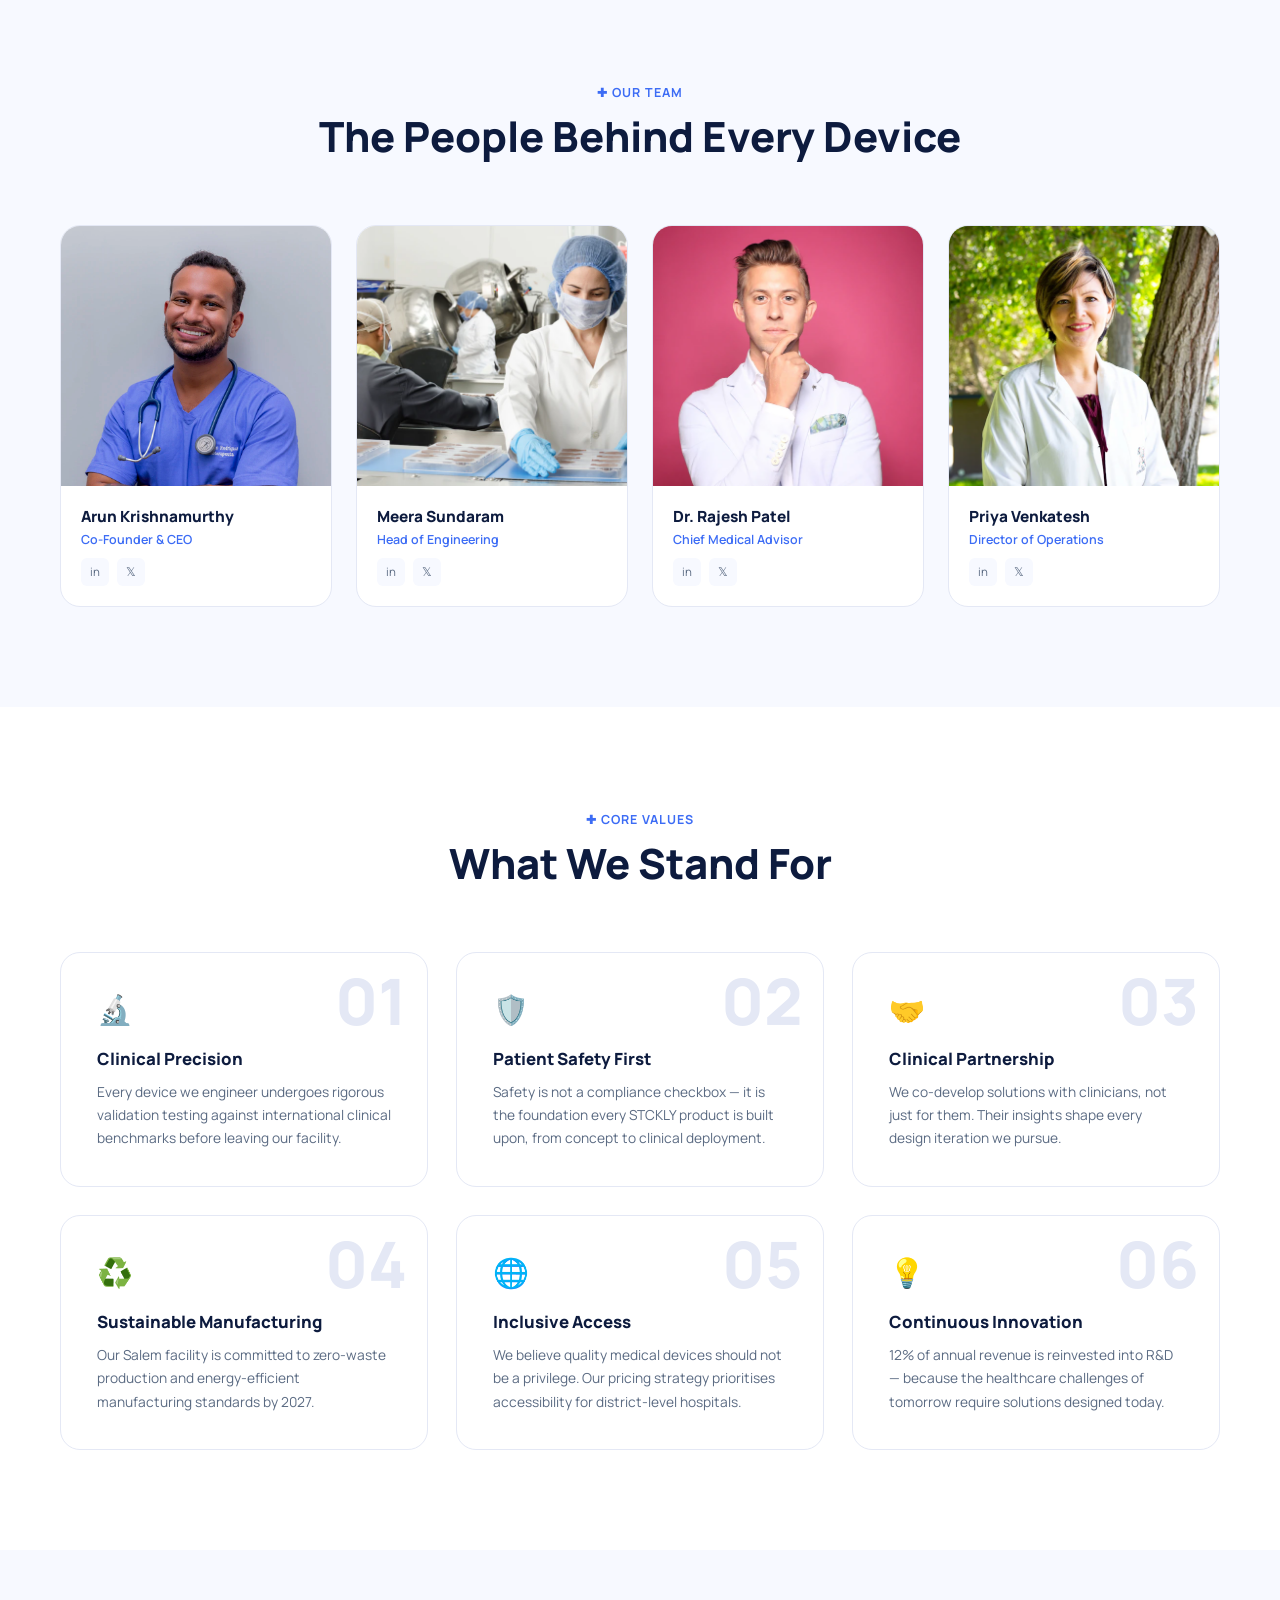
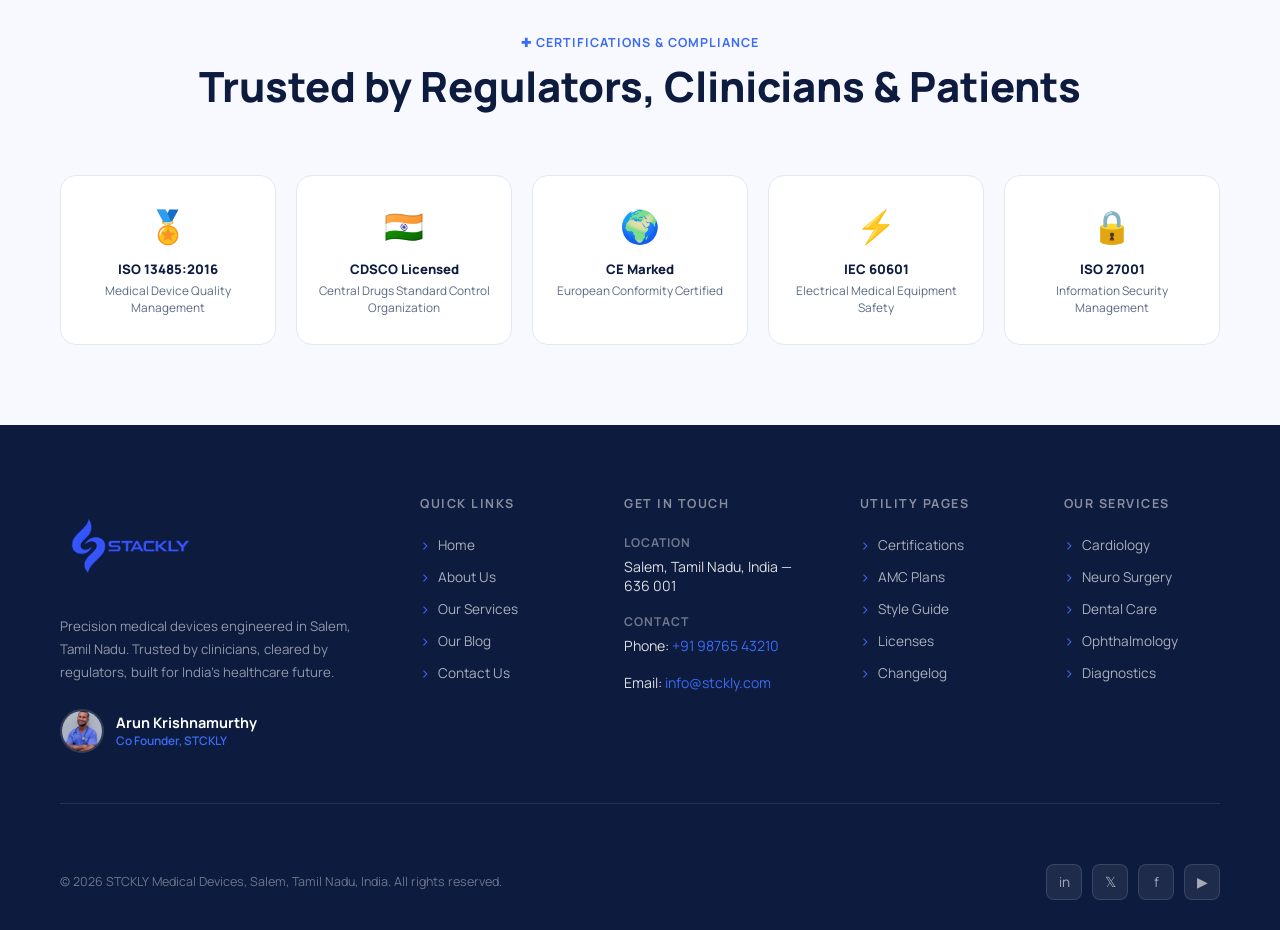
<file: about.html>
﻿<!DOCTYPE html>
<html lang="en">
<head>
<meta charset="UTF-8"/>
<meta name="viewport" content="width=device-width,initial-scale=1.0"/>
<title>About Us — STCKLY Medical Devices</title>
<link href="https://fonts.googleapis.com/css2?family=Manrope:wght@300;400;500;600;700;800&family=Playfair+Display:ital,wght@0,700;0,800;1,700&display=swap" rel="stylesheet"/>
<link rel="stylesheet" href="style.css">
<style>
/* PAGE HERO */
.page-hero{background:linear-gradient(135deg,#e8f0ff 0%,#f0f7ff 40%,#ddeeff 100%);padding:80px 60px 70px;position:relative;overflow:hidden}
.page-hero-circles{position:absolute;right:0;top:50%;transform:translateY(-50%);pointer-events:none}
.page-hero-circle{position:absolute;border-radius:50%;border:1px solid rgba(60,108,245,.12)}
.phc1{width:400px;height:400px;top:50%;right:-60px;transform:translateY(-50%)}
.phc2{width:550px;height:550px;top:50%;right:-160px;transform:translateY(-50%)}
.breadcrumb{display:flex;align-items:center;gap:8px;font-size:.8rem;color:var(--muted);margin-bottom:20px}
.breadcrumb a{color:var(--blue);font-weight:600}
.breadcrumb span{color:var(--muted)}
.page-hero-title{font-size:clamp(2rem,4vw,3.2rem);font-weight:800;color:var(--navy);margin-bottom:14px;line-height:1.1}
.page-hero-sub{font-size:1rem;color:var(--muted);max-width:560px;line-height:1.75}

/* MISSION / VISION SPLIT */
.mv-section{padding:100px 60px;background:#fff}
.mv-grid{display:grid;grid-template-columns:1fr 1fr;gap:80px;align-items:center}
.mv-img-stack{position:relative;height:480px}
.mv-img-main{border-radius:20px;overflow:hidden;height:100%}
.mv-img-main img{height:100%;object-fit:cover}
.mv-img-badge{position:absolute;bottom:-20px;right:-20px;background:var(--blue);border-radius:16px;padding:24px 28px;text-align:center;box-shadow:0 12px 40px rgba(60,108,245,.35)}
.mv-badge-num{font-size:2.2rem;font-weight:800;color:#fff;line-height:1}
.mv-badge-lbl{font-size:.72rem;font-weight:700;color:rgba(255,255,255,.75);letter-spacing:.12em;text-transform:uppercase;margin-top:4px}
.mv-cards{display:grid;grid-template-columns:1fr 1fr;gap:20px;margin-bottom:36px}
.mv-card{background:var(--bg);border-radius:16px;padding:24px;border:1.5px solid var(--border)}
.mv-card-icon{font-size:1.6rem;margin-bottom:12px}
.mv-card-title{font-size:.95rem;font-weight:800;color:var(--navy);margin-bottom:6px}
.mv-card-desc{font-size:.82rem;color:var(--muted);line-height:1.65}

/* STATS STRIP */
.stats-strip{background:var(--navy);padding:60px;display:grid;grid-template-columns:repeat(4,1fr);gap:0}
.stat-item{text-align:center;padding:0 24px;border-right:1px solid rgba(255,255,255,.1)}
.stat-item:last-child{border-right:none}
.stat-num{font-size:2.8rem;font-weight:800;color:#fff;line-height:1;margin-bottom:8px}
.stat-num span{color:var(--blue)}
.stat-lbl{font-size:.78rem;font-weight:600;color:rgba(255,255,255,.55);letter-spacing:.1em;text-transform:uppercase}

/* TEAM SECTION */
.team-section{padding:100px 60px;background:var(--bg)}
.team-grid{display:grid;grid-template-columns:repeat(4,1fr);gap:24px;margin-top:56px}
.team-card{background:#fff;border-radius:20px;overflow:hidden;border:1.5px solid var(--border);transition:all .3s;cursor:pointer}
.team-card:hover{transform:translateY(-6px);box-shadow:0 20px 50px rgba(60,108,245,.12)}
.team-img{height:260px;overflow:hidden;position:relative}
.team-img img{height:100%;object-fit:cover;object-position:top center;transition:transform .5s}
.team-card:hover .team-img img{transform:scale(1.05)}
.team-info{padding:20px}
.team-name{font-size:.96rem;font-weight:800;color:var(--navy);margin-bottom:4px}
.team-role{font-size:.78rem;color:var(--blue);font-weight:600;margin-bottom:10px}
.team-socials{display:flex;gap:8px}
.team-social{width:28px;height:28px;background:var(--bg);border-radius:6px;display:flex;align-items:center;justify-content:center;font-size:.72rem;color:var(--muted);transition:all .2s}
.team-social:hover{background:var(--blue);color:#fff}

/* VALUES */
.values-section{padding:100px 60px;background:#fff}
.values-grid{display:grid;grid-template-columns:repeat(3,1fr);gap:28px;margin-top:56px}
.value-card{padding:36px;border-radius:20px;border:1.5px solid var(--border);position:relative;overflow:hidden;transition:all .3s}
.value-card:hover{border-color:var(--blue);box-shadow:0 12px 40px rgba(60,108,245,.1)}
.value-num{font-size:4rem;font-weight:800;color:var(--border);position:absolute;top:16px;right:20px;line-height:1;transition:color .3s}
.value-card:hover .value-num{color:var(--blue-light)}
.value-icon{font-size:1.8rem;margin-bottom:18px}
.value-title{font-size:1.05rem;font-weight:800;color:var(--navy);margin-bottom:10px}
.value-desc{font-size:.86rem;color:var(--muted);line-height:1.7}

/* CERTIFICATIONS */
.certs-section{padding:80px 60px;background:var(--bg)}
.certs-grid{display:grid;grid-template-columns:repeat(5,1fr);gap:20px;margin-top:48px}
.cert-card{background:#fff;border-radius:16px;padding:28px 20px;text-align:center;border:1.5px solid var(--border);transition:all .3s}
.cert-card:hover{border-color:var(--blue);transform:translateY(-4px);box-shadow:0 12px 30px rgba(60,108,245,.1)}
.cert-icon{font-size:2rem;margin-bottom:12px}
.cert-name{font-size:.82rem;font-weight:800;color:var(--navy);margin-bottom:4px}
.cert-body{font-size:.74rem;color:var(--muted)}

@media(max-width:1100px){
  .team-grid{grid-template-columns:repeat(2,1fr)}
  .certs-grid{grid-template-columns:repeat(3,1fr)}
  .stats-strip{grid-template-columns:repeat(2,1fr);gap:40px}
  .stat-item{border-right:none;border-bottom:1px solid rgba(255,255,255,.1);padding-bottom:32px}
  .stat-item:nth-child(2n){border-bottom:1px solid rgba(255,255,255,.1)}
  .stat-item:nth-child(3),.stat-item:nth-child(4){padding-top:32px}
  .stat-item:nth-child(3),.stat-item:nth-child(4){border-bottom:none}
}
@media(max-width:800px){
  .page-hero{padding:60px 24px}
  .mv-section,.team-section,.values-section,.certs-section{padding:70px 24px}
  .stats-strip{padding:50px 24px}
  .mv-grid{grid-template-columns:1fr}
  .mv-img-stack{height:300px}
  .mv-img-badge{right:0;bottom:-12px}
  .mv-cards{grid-template-columns:1fr}
  .team-grid{grid-template-columns:1fr}
  .values-grid{grid-template-columns:1fr}
  .certs-grid{grid-template-columns:repeat(2,1fr)}
  .stats-strip{grid-template-columns:1fr 1fr}
}
</style>
</head>
<body>

<!-- Floating Call Widget -->
<div class="call-widget">
  <div class="cw-icon">📞</div>
  <div>
    <div class="cw-lbl">Emergency Helpline</div>
    <div class="cw-num">+91 98765 43210</div>
  </div>
</div>

<!-- Mobile Menu -->
<div class="mobile-menu" id="mobileMenu">
  <span class="mobile-close" onclick="closeMobile()">✕</span>
  <a href="index.html">Home</a>
  <a href="about.html">About Us</a>
  <a href="services.html">Services</a>
  <a href="blog.html">Blog</a>
  <a href="contact.html">Contact Us</a>
</div>

<!-- Topbar -->
<div class="topbar">
  <span>📍 <b>Salem, Tamil Nadu, India</b></span>
  <div class="topbar-right">
    <span>📞 <b>+91 98765 43210</b></span>
    <span>🕐 Mon–Sat: 9AM–6PM IST</span>
  </div>
</div>

<!-- Nav -->
<nav id="navbar">
  <div class="nav-logo">
    <img src="assets/logo.webp" alt="Stackly Logo" style="height: 100px; width: auto;" />
  </div>
  <ul class="nav-links">
    <li><a href="index.html">Home</a></li>
    <li><a href="about.html" class="active">About Us</a></li>
    <li><a href="services.html">Services</a></li>
    <li><a href="blog.html">Blog</a></li>
    <li><a href="contact.html">Contact Us</a></li>
  </ul>
  <button class="nav-emergency" onclick="window.location='login.html'">Login/Register</button>
  <div class="hamburger" onclick="openMobile()"><span></span><span></span><span></span></div>
</nav>

<!-- Page Hero -->
<section class="page-hero">
  <div class="page-hero-circles">
    <div class="page-hero-circle phc1"></div>
    <div class="page-hero-circle phc2"></div>
  </div>
  <div class="breadcrumb reveal">
    <a href="index.html">Home</a>
    <span>›</span>
    <span>About Us</span>
  </div>
  <div class="about-tag reveal">✚ Our Story</div>
  <h1 class="page-hero-title reveal">Pioneering Medical<br>Innovation Since 2014</h1>
  <p class="page-hero-sub reveal">STCKLY was founded on a single conviction — that every patient deserves access to precision-engineered, clinically-validated medical devices. Today, we serve 50+ hospital partners across Tamil Nadu and beyond.</p>
</section>

<!-- Marquee -->
<div class="marquee-wrap">
  <div class="marquee-track">
    <span class="marquee-item">ISO 13485 Certified <span>✦</span></span>
    <span class="marquee-item">CDSCO Compliant <span>✦</span></span>
    <span class="marquee-item">Founded 2014 <span>✦</span></span>
    <span class="marquee-item">Salem, Tamil Nadu <span>✦</span></span>
    <span class="marquee-item">500+ Products Delivered <span>✦</span></span>
    <span class="marquee-item">50+ Hospital Partners <span>✦</span></span>
    <span class="marquee-item">98% Satisfaction Rate <span>✦</span></span>
    <span class="marquee-item">ISO 13485 Certified <span>✦</span></span>
    <span class="marquee-item">CDSCO Compliant <span>✦</span></span>
    <span class="marquee-item">Founded 2014 <span>✦</span></span>
    <span class="marquee-item">Salem, Tamil Nadu <span>✦</span></span>
    <span class="marquee-item">500+ Products Delivered <span>✦</span></span>
    <span class="marquee-item">50+ Hospital Partners <span>✦</span></span>
    <span class="marquee-item">98% Satisfaction Rate <span>✦</span></span>
  </div>
</div>

<!-- Mission / Vision -->
<section class="mv-section">
  <div class="mv-grid">
    <div class="mv-img-stack reveal left">
      <div class="mv-img-main">
        <img src="assets/image_1.webp" alt="STCKLY Team"/>
      </div>
      <div class="mv-img-badge">
        <div class="mv-badge-num">10+</div>
        <div class="mv-badge-lbl">Years of Excellence</div>
      </div>
    </div>
    <div class="reveal">
      <div class="about-tag">✚ Our Mission</div>
      <h2 class="section-title">Advancing Healthcare Through Precision Engineering</h2>
      <p class="section-desc">From our roots in Salem, Tamil Nadu, STCKLY engineers medical devices that bridge the gap between cutting-edge clinical science and frontline patient care. Every product we ship carries the weight of a life it may save.</p>
      <div class="mv-cards">
        <div class="mv-card">
          <div class="mv-card-icon">🎯</div>
          <div class="mv-card-title">Our Mission</div>
          <div class="mv-card-desc">Deliver precision medical devices that empower clinicians to provide safer, faster, and more effective patient outcomes.</div>
        </div>
        <div class="mv-card">
          <div class="mv-card-icon">🔭</div>
          <div class="mv-card-title">Our Vision</div>
          <div class="mv-card-desc">To be India's most trusted medical device partner — from district hospitals to tier-1 ICUs — by 2030.</div>
        </div>
      </div>
      <button class="btn-primary" onclick="window.location='contact.html'">Partner With Us →</button>
    </div>
  </div>
</section>

<!-- Stats Strip -->
<div class="stats-strip">
  <div class="stat-item reveal">
    <div class="stat-num" data-count="500">0<span>+</span></div>
    <div class="stat-lbl">Products Delivered</div>
  </div>
  <div class="stat-item reveal">
    <div class="stat-num" data-count="50">0<span>+</span></div>
    <div class="stat-lbl">Hospital Partners</div>
  </div>
  <div class="stat-item reveal">
    <div class="stat-num" data-count="98">0<span>%</span></div>
    <div class="stat-lbl">Satisfaction Rate</div>
  </div>
  <div class="stat-item reveal">
    <div class="stat-num" data-count="10">0<span>+</span></div>
    <div class="stat-lbl">Years of Excellence</div>
  </div>
</div>

<!-- Team -->
<section class="team-section">
  <div class="section-header reveal">
    <div class="about-tag" style="justify-content:center;display:inline-flex;margin-bottom:12px">✚ Our Team</div>
    <h2 class="section-title">The People Behind Every Device</h2>
  </div>
  <div class="team-grid stagger-wrap">
    <div class="team-card reveal">
      <div class="team-img">
        <img src="assets/image_2.webp" alt="Arun Krishnamurthy"/>
      </div>
      <div class="team-info">
        <div class="team-name">Arun Krishnamurthy</div>
        <div class="team-role">Co-Founder & CEO</div>
        <div class="team-socials">
          <a class="team-social" href="#">in</a>
          <a class="team-social" href="#">𝕏</a>
        </div>
      </div>
    </div>
    <div class="team-card reveal">
      <div class="team-img">
        <img src="assets/image_3.webp" alt="Meera Sundaram"/>
      </div>
      <div class="team-info">
        <div class="team-name">Meera Sundaram</div>
        <div class="team-role">Head of Engineering</div>
        <div class="team-socials">
          <a class="team-social" href="#">in</a>
          <a class="team-social" href="#">𝕏</a>
        </div>
      </div>
    </div>
    <div class="team-card reveal">
      <div class="team-img">
        <img src="assets/image_4.webp" alt="Rajesh Patel"/>
      </div>
      <div class="team-info">
        <div class="team-name">Dr. Rajesh Patel</div>
        <div class="team-role">Chief Medical Advisor</div>
        <div class="team-socials">
          <a class="team-social" href="#">in</a>
          <a class="team-social" href="#">𝕏</a>
        </div>
      </div>
    </div>
    <div class="team-card reveal">
      <div class="team-img">
        <img src="assets/image_5.webp" alt="Priya Venkatesh"/>
      </div>
      <div class="team-info">
        <div class="team-name">Priya Venkatesh</div>
        <div class="team-role">Director of Operations</div>
        <div class="team-socials">
          <a class="team-social" href="#">in</a>
          <a class="team-social" href="#">𝕏</a>
        </div>
      </div>
    </div>
  </div>
</section>

<!-- Values -->
<section class="values-section">
  <div class="section-header reveal">
    <div class="about-tag" style="justify-content:center;display:inline-flex;margin-bottom:12px">✚ Core Values</div>
    <h2 class="section-title">What We Stand For</h2>
  </div>
  <div class="values-grid stagger-wrap">
    <div class="value-card reveal">
      <div class="value-num">01</div>
      <div class="value-icon">🔬</div>
      <div class="value-title">Clinical Precision</div>
      <div class="value-desc">Every device we engineer undergoes rigorous validation testing against international clinical benchmarks before leaving our facility.</div>
    </div>
    <div class="value-card reveal">
      <div class="value-num">02</div>
      <div class="value-icon">🛡️</div>
      <div class="value-title">Patient Safety First</div>
      <div class="value-desc">Safety is not a compliance checkbox — it is the foundation every STCKLY product is built upon, from concept to clinical deployment.</div>
    </div>
    <div class="value-card reveal">
      <div class="value-num">03</div>
      <div class="value-icon">🤝</div>
      <div class="value-title">Clinical Partnership</div>
      <div class="value-desc">We co-develop solutions with clinicians, not just for them. Their insights shape every design iteration we pursue.</div>
    </div>
    <div class="value-card reveal">
      <div class="value-num">04</div>
      <div class="value-icon">♻️</div>
      <div class="value-title">Sustainable Manufacturing</div>
      <div class="value-desc">Our Salem facility is committed to zero-waste production and energy-efficient manufacturing standards by 2027.</div>
    </div>
    <div class="value-card reveal">
      <div class="value-num">05</div>
      <div class="value-icon">🌐</div>
      <div class="value-title">Inclusive Access</div>
      <div class="value-desc">We believe quality medical devices should not be a privilege. Our pricing strategy prioritises accessibility for district-level hospitals.</div>
    </div>
    <div class="value-card reveal">
      <div class="value-num">06</div>
      <div class="value-icon">💡</div>
      <div class="value-title">Continuous Innovation</div>
      <div class="value-desc">12% of annual revenue is reinvested into R&D — because the healthcare challenges of tomorrow require solutions designed today.</div>
    </div>
  </div>
</section>

<!-- Certifications -->
<section class="certs-section">
  <div class="section-header reveal">
    <div class="about-tag" style="justify-content:center;display:inline-flex;margin-bottom:12px">✚ Certifications & Compliance</div>
    <h2 class="section-title">Trusted by Regulators, Clinicians &amp; Patients</h2>
  </div>
  <div class="certs-grid stagger-wrap">
    <div class="cert-card reveal">
      <div class="cert-icon">🏅</div>
      <div class="cert-name">ISO 13485:2016</div>
      <div class="cert-body">Medical Device Quality Management</div>
    </div>
    <div class="cert-card reveal">
      <div class="cert-icon">🇮🇳</div>
      <div class="cert-name">CDSCO Licensed</div>
      <div class="cert-body">Central Drugs Standard Control Organization</div>
    </div>
    <div class="cert-card reveal">
      <div class="cert-icon">🌍</div>
      <div class="cert-name">CE Marked</div>
      <div class="cert-body">European Conformity Certified</div>
    </div>
    <div class="cert-card reveal">
      <div class="cert-icon">⚡</div>
      <div class="cert-name">IEC 60601</div>
      <div class="cert-body">Electrical Medical Equipment Safety</div>
    </div>
    <div class="cert-card reveal">
      <div class="cert-icon">🔒</div>
      <div class="cert-name">ISO 27001</div>
      <div class="cert-body">Information Security Management</div>
    </div>
  </div>
</section>

<!-- Footer -->
<footer>
  <div class="footer-top">
    <div>
      <div class="footer-brand-logo">
        <img src="assets/logo.webp" alt="Stackly Logo" style="height: 100px; width: auto;" />
      </div>
      <p class="footer-desc">Precision medical devices engineered in Salem, Tamil Nadu. Trusted by clinicians, cleared by regulators, built for India's healthcare future.</p>
      <div class="footer-founder">
        <div class="founder-avatar">
          <img src="assets/image_2.webp" alt="Founder"/>
        </div>
        <div>
          <div class="founder-name">Arun Krishnamurthy</div>
          <div class="founder-title">Co Founder, STCKLY</div>
        </div>
      </div>
    </div>
    <div class="footer-col">
      <h5>Quick Links</h5>
      <ul class="footer-list">
        <li><a href="index.html">Home</a></li>
        <li><a href="about.html">About Us</a></li>
        <li><a href="services.html">Our Services</a></li>
        <li><a href="blog.html">Our Blog</a></li>
        <li><a href="contact.html">Contact Us</a></li>
      </ul>
    </div>
    <div class="footer-col">
      <h5>Get In Touch</h5>
      <div class="footer-contact-lbl">Location</div>
      <div class="footer-contact-val">Salem, Tamil Nadu, India — 636 001</div>
      <div class="footer-contact-lbl">Contact</div>
      <div class="footer-contact-val">Phone: <a href="tel:+919876543210">+91 98765 43210</a></div>
      <div class="footer-contact-val">Email: <a href="mailto:info@stckly.com">info@stckly.com</a></div>
    </div>
    <div class="footer-col">
      <h5>Utility Pages</h5>
      <ul class="footer-list">
        <li><a href="#">Certifications</a></li>
        <li><a href="#">AMC Plans</a></li>
        <li><a href="#">Style Guide</a></li>
        <li><a href="#">Licenses</a></li>
        <li><a href="#">Changelog</a></li>
      </ul>
    </div>
    <div class="footer-col">
      <h5>Our Services</h5>
      <ul class="footer-list">
        <li><a href="#">Cardiology</a></li>
        <li><a href="#">Neuro Surgery</a></li>
        <li><a href="#">Dental Care</a></li>
        <li><a href="#">Ophthalmology</a></li>
        <li><a href="#">Diagnostics</a></li>
      </ul>
    </div>
  </div>
  <div class="footer-bottom">
    <div class="footer-copy">© 2026 STCKLY Medical Devices, Salem, Tamil Nadu, India. All rights reserved.</div>
    <div class="footer-socials">
      <a class="social" href="#">in</a>
      <a class="social" href="#">𝕏</a>
      <a class="social" href="#">f</a>
      <a class="social" href="#">▶</a>
    </div>
  </div>
</footer>

<script>
const allReveals = document.querySelectorAll('.reveal');
const ro = new IntersectionObserver(entries => {
  entries.forEach(e => { if(e.isIntersecting){ e.target.classList.add('visible'); } });
}, {threshold:.12});
allReveals.forEach(el => ro.observe(el));
window.addEventListener('scroll', () => {
  document.getElementById('navbar').classList.toggle('scrolled', window.scrollY > 50);
});
function openMobile(){ document.getElementById('mobileMenu').classList.add('open'); }
function closeMobile(){ document.getElementById('mobileMenu').classList.remove('open'); }

// Counter Animation
function animCount(el, target, suffix) {
  let n = 0; const inc = Math.ceil(target/60);
  const iv = setInterval(() => {
    n = Math.min(n+inc, target);
    el.textContent = n;
    if(n >= target) clearInterval(iv);
  }, 28);
}
const counters = document.querySelectorAll('[data-count]');
const cro = new IntersectionObserver(entries => {
  entries.forEach(e => {
    if(e.isIntersecting){
      const el = e.target;
      const target = parseInt(el.dataset.count);
      animCount(el, target, '');
      cro.unobserve(el);
    }
  });
},{threshold:.5});
counters.forEach(c => cro.observe(c));
</script>
</body>
</html>
</file>
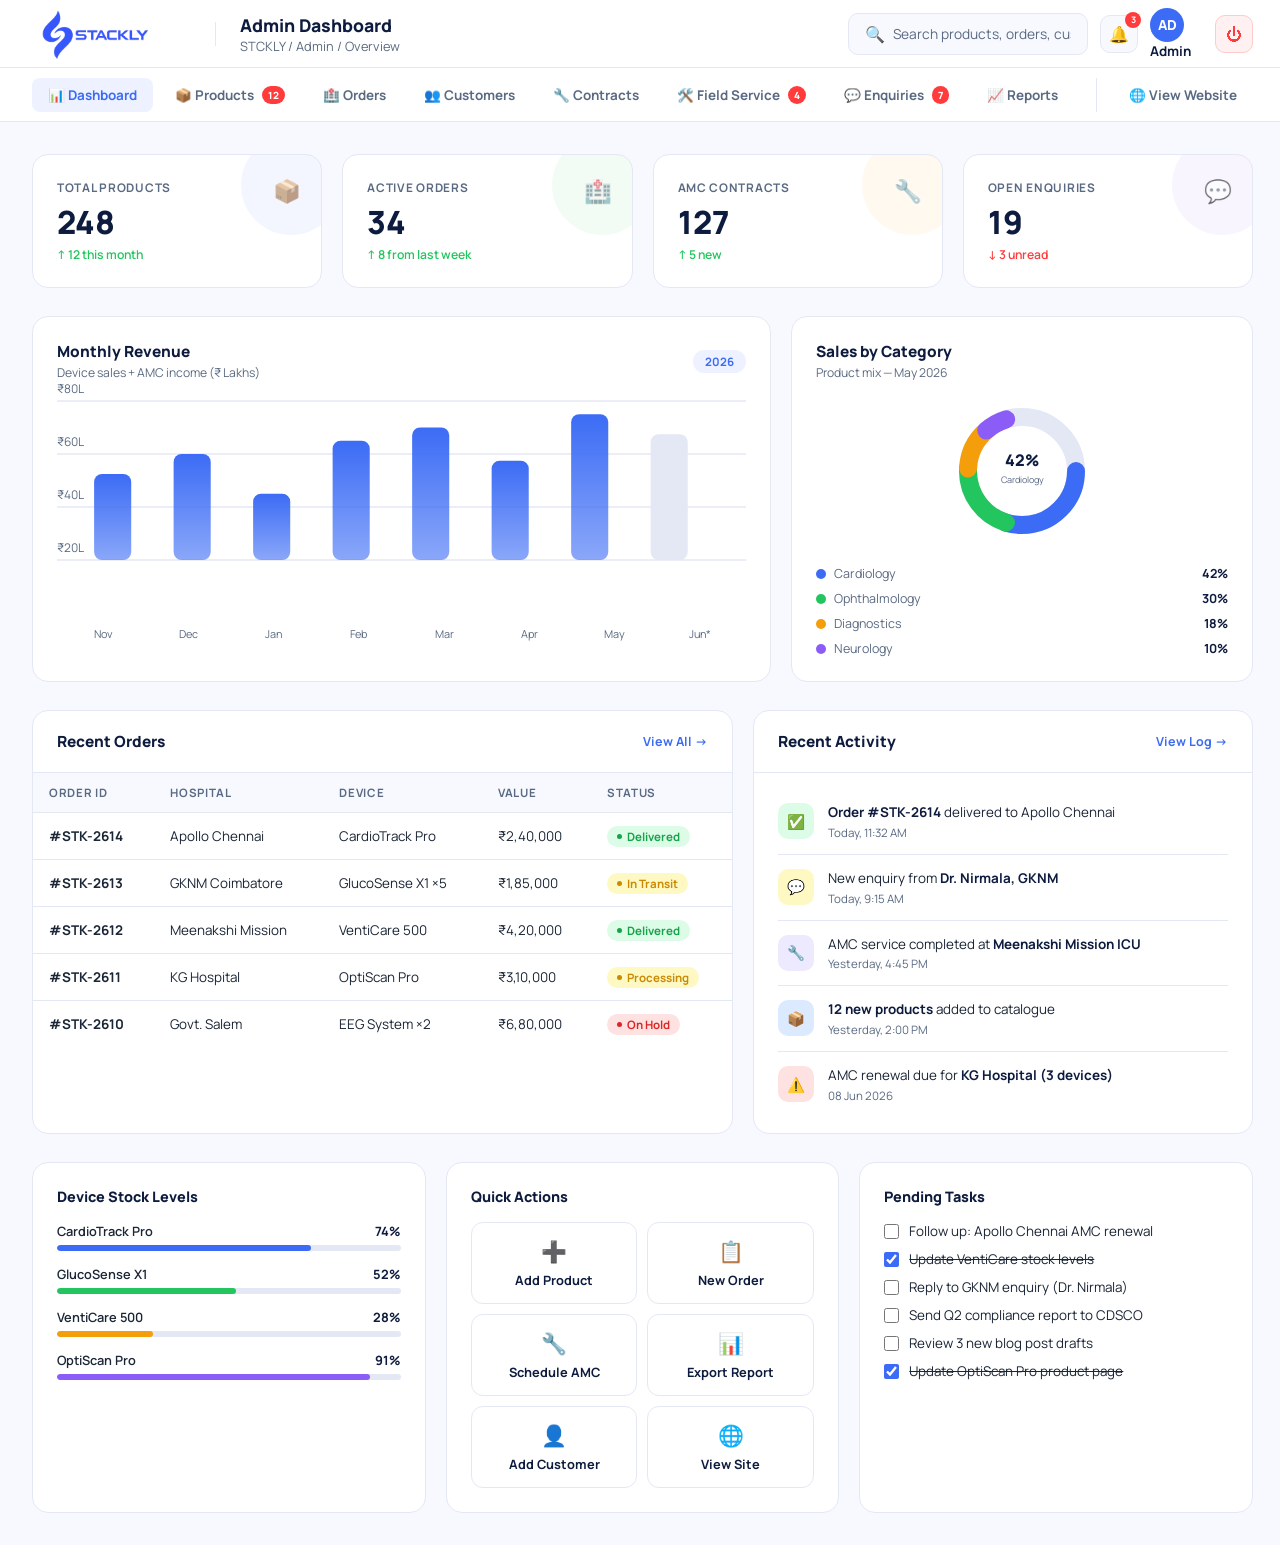
<file: admin.html>
<!DOCTYPE html>
<html lang="en">
<head>
<meta charset="UTF-8"/>
<meta name="viewport" content="width=device-width,initial-scale=1.0"/>
<title>Admin Dashboard — STCKLY</title>
<link href="https://fonts.googleapis.com/css2?family=Manrope:wght@300;400;500;600;700;800&display=swap" rel="stylesheet"/>
<style>
*,*::before,*::after{box-sizing:border-box;margin:0;padding:0}
:root{
  --blue:#3c6cf5;--blue-dark:#1a3ec5;--blue-light:#eef1ff;
  --navy:#0d1b3e;--text:#1a2535;--muted:#5a6a82;
  --border:#e4e8f5;--white:#ffffff;--bg:#f7f9ff;
  --red:#ff3b3b;--green:#22c55e;--orange:#f59e0b;--purple:#8b5cf6;
}
body{font-family:'Manrope',sans-serif;color:var(--text);background:var(--bg);display:flex;min-height:100vh}
a{text-decoration:none;color:inherit}

/* MAIN LAYOUT */
.main{flex:1;display:flex;flex-direction:column;min-height:100vh}
.topbar{background:#fff;padding:0 32px;height:68px;display:flex;align-items:center;justify-content:space-between;border-bottom:1px solid var(--border);position:sticky;top:0;z-index:50}

/* TOP NAVIGATION (replaces sidebar) */
.header-nav{display:flex;gap:32px;align-items:center;padding:0 32px;height:54px;background:#fff;border-bottom:1px solid var(--border);position:sticky;top:68px;z-index:49;overflow-x:auto}
.hn-links{display:flex;gap:6px;list-style:none;white-space:nowrap}
.hn-links li a{padding:8px 16px;border-radius:8px;font-size:.84rem;font-weight:700;color:var(--muted);transition:all .2s;display:flex;align-items:center;gap:8px}
.hn-links li a:hover{background:var(--bg);color:var(--navy)}
.hn-links li a.active{background:var(--blue-light);color:var(--blue)}
.hn-badge{background:var(--red);color:#fff;font-size:.62rem;font-weight:800;padding:2px 6px;border-radius:50px}
.hn-brand{display:flex;align-items:center;gap:8px;margin-right:24px}
.hn-icon{width:28px;height:28px;background:var(--blue);border-radius:8px;display:flex;align-items:center;justify-content:center;color:#fff;font-weight:800;font-size:.8rem}
.hn-name{font-size:1.1rem;font-weight:800;color:var(--navy);letter-spacing:.02em}
.hn-name span{color:var(--blue)}
.topbar-left{display:flex;align-items:center;gap:16px}
.tb-title{font-size:1.1rem;font-weight:800;color:var(--navy)}
.tb-breadcrumb{font-size:.8rem;color:var(--muted)}
.tb-search{display:flex;align-items:center;gap:8px;background:var(--bg);border:1.5px solid var(--border);border-radius:10px;padding:9px 16px;min-width:240px}
.tb-search input{border:none;background:transparent;font-family:'Manrope',sans-serif;font-size:.86rem;color:var(--text);outline:none;width:100%}
.tb-search input::placeholder{color:var(--muted)}
.topbar-right{display:flex;align-items:center;gap:12px}
.tb-btn{width:38px;height:38px;background:var(--bg);border:1.5px solid var(--border);border-radius:10px;display:flex;align-items:center;justify-content:center;cursor:pointer;font-size:1rem;position:relative;transition:all .2s}
.tb-btn:hover{border-color:var(--blue);background:var(--blue-light)}
.tb-notif::after{content:'3';position:absolute;top:-4px;right:-4px;background:var(--red);color:#fff;font-size:.56rem;font-weight:700;width:16px;height:16px;border-radius:50%;display:flex;align-items:center;justify-content:center}
.tb-avatar-btn{width:38px;height:38px;border-radius:50%;overflow:hidden;cursor:pointer}
.tb-avatar-btn img{height:100%;object-fit:cover}

/* PAGE CONTENT */
.page-content{padding:32px;flex:1}

/* STATS CARDS */
.stats-row{display:grid;grid-template-columns:repeat(4,1fr);gap:20px;margin-bottom:28px}
.stat-card{background:#fff;border-radius:16px;padding:24px;border:1.5px solid var(--border);position:relative;overflow:hidden;transition:all .2s}
.stat-card:hover{transform:translateY(-3px);box-shadow:0 10px 30px rgba(60,108,245,.1)}
.stat-card-bg{position:absolute;top:-20px;right:-20px;width:100px;height:100px;border-radius:50%;opacity:.06}
.sc-label{font-size:.74rem;font-weight:700;color:var(--muted);letter-spacing:.06em;text-transform:uppercase;margin-bottom:10px}
.sc-value{font-size:2rem;font-weight:800;color:var(--navy);line-height:1;margin-bottom:8px}
.sc-change{font-size:.76rem;font-weight:600;display:flex;align-items:center;gap:4px}
.sc-change.up{color:var(--green)}
.sc-change.down{color:var(--red)}
.sc-icon{position:absolute;top:20px;right:20px;font-size:1.4rem;opacity:.6}

/* CHART ROW */
.charts-row{display:grid;grid-template-columns:1.6fr 1fr;gap:20px;margin-bottom:28px}
.chart-card{background:#fff;border-radius:16px;padding:24px;border:1.5px solid var(--border)}
.chart-header{display:flex;justify-content:space-between;align-items:center;margin-bottom:20px}
.chart-title{font-size:.96rem;font-weight:800;color:var(--navy)}
.chart-sub{font-size:.76rem;color:var(--muted);margin-top:2px}
.chart-badge{background:var(--blue-light);color:var(--blue);font-size:.72rem;font-weight:700;padding:4px 12px;border-radius:50px}

/* SVG CHART */
.bar-chart-wrap{position:relative}
.bar-chart-labels{display:flex;justify-content:space-between;margin-top:8px;padding:0 4px}
.bcl{font-size:.68rem;color:var(--muted);text-align:center;flex:1}

/* DONUT CHART */
.donut-wrap{display:flex;flex-direction:column;align-items:center;gap:16px}
.donut-legend{width:100%;display:flex;flex-direction:column;gap:8px;margin-top:8px}
.dl-item{display:flex;align-items:center;justify-content:space-between;gap:8px}
.dl-dot{width:10px;height:10px;border-radius:50%;flex-shrink:0}
.dl-label{font-size:.78rem;color:var(--muted);flex:1}
.dl-val{font-size:.78rem;font-weight:700;color:var(--navy)}

/* TABLES ROW */
.tables-row{display:grid;grid-template-columns:1.4fr 1fr;gap:20px;margin-bottom:28px}
.table-card{background:#fff;border-radius:16px;border:1.5px solid var(--border);overflow:hidden}
.tc-header{padding:20px 24px;border-bottom:1px solid var(--border);display:flex;justify-content:space-between;align-items:center}
.tc-title{font-size:.96rem;font-weight:800;color:var(--navy)}
.tc-link{font-size:.78rem;font-weight:700;color:var(--blue)}
table{width:100%;border-collapse:collapse}
th{padding:12px 16px;font-size:.72rem;font-weight:700;color:var(--muted);letter-spacing:.06em;text-transform:uppercase;background:var(--bg);text-align:left}
td{padding:12px 16px;font-size:.84rem;color:var(--text);border-top:1px solid var(--border)}
tr:hover td{background:var(--bg)}
.status-pill{display:inline-flex;align-items:center;gap:5px;font-size:.72rem;font-weight:700;padding:3px 10px;border-radius:50px}
.status-pill.active{background:#dcfce7;color:#16a34a}
.status-pill.pending{background:#fef9c3;color:#ca8a04}
.status-pill.inactive{background:#fee2e2;color:#dc2626}
.status-pill::before{content:'';width:5px;height:5px;border-radius:50%;background:currentColor}

/* ACTIVITY FEED */
.activity-list{padding:16px 24px;display:flex;flex-direction:column;gap:0}
.activity-item{display:flex;gap:14px;padding:14px 0;border-bottom:1px solid var(--border)}
.activity-item:last-child{border-bottom:none}
.act-icon{width:36px;height:36px;border-radius:10px;display:flex;align-items:center;justify-content:center;font-size:.9rem;flex-shrink:0}
.act-text{font-size:.84rem;color:var(--text);margin-bottom:3px;line-height:1.4}
.act-text b{font-weight:700;color:var(--navy)}
.act-time{font-size:.72rem;color:var(--muted)}

/* BOTTOM ROW */
.bottom-row{display:grid;grid-template-columns:1fr 1fr 1fr;gap:20px}
.mini-card{background:#fff;border-radius:16px;padding:24px;border:1.5px solid var(--border)}
.mini-title{font-size:.9rem;font-weight:800;color:var(--navy);margin-bottom:16px}
.progress-item{margin-bottom:14px}
.pi-top{display:flex;justify-content:space-between;margin-bottom:5px}
.pi-label{font-size:.8rem;font-weight:600;color:var(--text)}
.pi-val{font-size:.8rem;font-weight:700;color:var(--navy)}
.progress-bar{height:6px;background:var(--border);border-radius:3px;overflow:hidden}
.progress-fill{height:100%;border-radius:3px;transition:width 1s ease}
.quick-actions{display:grid;grid-template-columns:1fr 1fr;gap:10px}
.qa-btn{padding:14px 12px;border-radius:12px;border:1.5px solid var(--border);background:#fff;font-family:'Manrope',sans-serif;font-size:.8rem;font-weight:700;color:var(--navy);cursor:pointer;text-align:center;transition:all .2s;display:flex;flex-direction:column;align-items:center;gap:6px}
.qa-icon{font-size:1.3rem}
</style>
</head>
<body>

<!-- Main -->
<main class="main">
  <!-- Topbar -->
  <div class="topbar">
    <div class="topbar-left" style="display:flex;align-items:center;gap:24px">
      <div class="hn-brand" style="cursor:pointer" onclick="window.location='index.html'">
        <img src="assets/logo.webp" alt="Stackly Logo" style="height: 90px; width: auto;" />
      </div>
      <div style="width:1px;height:24px;background:var(--border)"></div>
      <div>
        <div class="tb-title">Admin Dashboard</div>
        <div class="tb-breadcrumb">STCKLY / Admin / Overview</div>
      </div>
    </div>
    <div class="topbar-right">
      <div class="tb-search">
        <span>🔍</span>
        <input type="text" placeholder="Search products, orders, customers…"/>
      </div>
      <div class="tb-btn tb-notif">🔔</div>
      <div class="tb-avatar-wrap">
        <div class="tb-avi" id="adminTbAvi" style="width:34px;height:34px;border-radius:50%;background:var(--blue);display:flex;align-items:center;justify-content:center;color:#fff;font-weight:800;font-size:.86rem;margin-right:8px;cursor:pointer">AD</div>
        <div class="tb-uname" id="adminTbName" style="font-size:.84rem;font-weight:700;color:var(--navy);margin-right:12px;cursor:pointer">Admin</div>
      </div>
      <div class="tb-btn" onclick="window.location='index.html'" title="Logout" style="color:var(--red);background:#fff1f1;border-color:#fecaca">⏻</div>
    </div>
  </div>

  <nav class="header-nav">
    <ul class="hn-links">
      <li><a href="#" class="active">📊 Dashboard</a></li>
      <li><a href="#">📦 Products <span class="hn-badge">12</span></a></li>
      <li><a href="#">🏥 Orders</a></li>
      <li><a href="#">👥 Customers</a></li>
      <li><a href="#">🔧 Contracts</a></li>
      <li><a href="#">🛠️ Field Service <span class="hn-badge">4</span></a></li>
      <li><a href="#">💬 Enquiries <span class="hn-badge">7</span></a></li>
      <li><a href="#">📈 Reports</a></li>
      <li style="margin-left:16px;padding-left:16px;border-left:1px solid var(--border)"><a href="index.html">🌐 View Website</a></li>
    </ul>
  </nav>

  <div class="page-content">

    <!-- Stats Row -->
    <div class="stats-row">
      <div class="stat-card">
        <div class="stat-card-bg" style="background:var(--blue)"></div>
        <div class="sc-icon">📦</div>
        <div class="sc-label">Total Products</div>
        <div class="sc-value">248</div>
        <div class="sc-change up">↑ 12 this month</div>
      </div>
      <div class="stat-card">
        <div class="stat-card-bg" style="background:var(--green)"></div>
        <div class="sc-icon">🏥</div>
        <div class="sc-label">Active Orders</div>
        <div class="sc-value">34</div>
        <div class="sc-change up">↑ 8 from last week</div>
      </div>
      <div class="stat-card">
        <div class="stat-card-bg" style="background:var(--orange)"></div>
        <div class="sc-icon">🔧</div>
        <div class="sc-label">AMC Contracts</div>
        <div class="sc-value">127</div>
        <div class="sc-change up">↑ 5 new</div>
      </div>
      <div class="stat-card">
        <div class="stat-card-bg" style="background:var(--purple)"></div>
        <div class="sc-icon">💬</div>
        <div class="sc-label">Open Enquiries</div>
        <div class="sc-value">19</div>
        <div class="sc-change down">↓ 3 unread</div>
      </div>
    </div>

    <!-- Charts Row -->
    <div class="charts-row">
      <div class="chart-card">
        <div class="chart-header">
          <div>
            <div class="chart-title">Monthly Revenue</div>
            <div class="chart-sub">Device sales + AMC income (₹ Lakhs)</div>
          </div>
          <span class="chart-badge">2026</span>
        </div>
        <div class="bar-chart-wrap">
          <svg viewBox="0 0 520 160" xmlns="http://www.w3.org/2000/svg" style="width:100%;overflow:visible">
            <defs>
              <linearGradient id="barGrad" x1="0" y1="0" x2="0" y2="1">
                <stop offset="0%" stop-color="#3c6cf5"/>
                <stop offset="100%" stop-color="#3c6cf5" stop-opacity=".6"/>
              </linearGradient>
              <linearGradient id="barGrad2" x1="0" y1="0" x2="0" y2="1">
                <stop offset="0%" stop-color="#e4e8f5"/>
                <stop offset="100%" stop-color="#e4e8f5"/>
              </linearGradient>
            </defs>
            <!-- Grid lines -->
            <line x1="0" y1="0" x2="520" y2="0" stroke="#e4e8f5" stroke-width="1"/>
            <line x1="0" y1="40" x2="520" y2="40" stroke="#e4e8f5" stroke-width="1"/>
            <line x1="0" y1="80" x2="520" y2="80" stroke="#e4e8f5" stroke-width="1"/>
            <line x1="0" y1="120" x2="520" y2="120" stroke="#e4e8f5" stroke-width="1"/>
            <text x="0" y="-6" font-size="9" fill="#5a6a82">₹80L</text>
            <text x="0" y="34" font-size="9" fill="#5a6a82">₹60L</text>
            <text x="0" y="74" font-size="9" fill="#5a6a82">₹40L</text>
            <text x="0" y="114" font-size="9" fill="#5a6a82">₹20L</text>
            <!-- Bars -->
            <rect x="28" y="55" width="28" height="65" rx="6" fill="url(#barGrad)"/>
            <rect x="88" y="40" width="28" height="80" rx="6" fill="url(#barGrad)"/>
            <rect x="148" y="70" width="28" height="50" rx="6" fill="url(#barGrad)"/>
            <rect x="208" y="30" width="28" height="90" rx="6" fill="url(#barGrad)"/>
            <rect x="268" y="20" width="28" height="100" rx="6" fill="url(#barGrad)"/>
            <rect x="328" y="45" width="28" height="75" rx="6" fill="url(#barGrad)"/>
            <rect x="388" y="10" width="28" height="110" rx="6" fill="url(#barGrad)"/>
            <rect x="448" y="25" width="28" height="95" rx="6" fill="#e4e8f5"/>
          </svg>
        </div>
        <div class="bar-chart-labels">
          <div class="bcl">Nov</div>
          <div class="bcl">Dec</div>
          <div class="bcl">Jan</div>
          <div class="bcl">Feb</div>
          <div class="bcl">Mar</div>
          <div class="bcl">Apr</div>
          <div class="bcl">May</div>
          <div class="bcl">Jun*</div>
        </div>
      </div>
      <div class="chart-card">
        <div class="chart-header">
          <div>
            <div class="chart-title">Sales by Category</div>
            <div class="chart-sub">Product mix — May 2026</div>
          </div>
        </div>
        <div class="donut-wrap">
          <svg viewBox="0 0 140 140" style="width:140px;height:140px">
            <circle cx="70" cy="70" r="54" fill="none" stroke="#e4e8f5" stroke-width="18"/>
            <circle cx="70" cy="70" r="54" fill="none" stroke="#3c6cf5" stroke-width="18" stroke-dasharray="101 238" stroke-dashoffset="0" stroke-linecap="round"/>
            <circle cx="70" cy="70" r="54" fill="none" stroke="#22c55e" stroke-width="18" stroke-dasharray="71 238" stroke-dashoffset="-101" stroke-linecap="round"/>
            <circle cx="70" cy="70" r="54" fill="none" stroke="#f59e0b" stroke-width="18" stroke-dasharray="43 238" stroke-dashoffset="-172" stroke-linecap="round"/>
            <circle cx="70" cy="70" r="54" fill="none" stroke="#8b5cf6" stroke-width="18" stroke-dasharray="23 238" stroke-dashoffset="-215" stroke-linecap="round"/>
            <text x="70" y="65" text-anchor="middle" font-size="16" font-weight="800" fill="#0d1b3e">42%</text>
            <text x="70" y="82" text-anchor="middle" font-size="9" fill="#5a6a82">Cardiology</text>
          </svg>
          <div class="donut-legend">
            <div class="dl-item"><div class="dl-dot" style="background:#3c6cf5"></div><div class="dl-label">Cardiology</div><div class="dl-val">42%</div></div>
            <div class="dl-item"><div class="dl-dot" style="background:#22c55e"></div><div class="dl-label">Ophthalmology</div><div class="dl-val">30%</div></div>
            <div class="dl-item"><div class="dl-dot" style="background:#f59e0b"></div><div class="dl-label">Diagnostics</div><div class="dl-val">18%</div></div>
            <div class="dl-item"><div class="dl-dot" style="background:#8b5cf6"></div><div class="dl-label">Neurology</div><div class="dl-val">10%</div></div>
          </div>
        </div>
      </div>
    </div>

    <!-- Tables Row -->
    <div class="tables-row">
      <div class="table-card">
        <div class="tc-header">
          <div class="tc-title">Recent Orders</div>
          <a class="tc-link" href="#">View All →</a>
        </div>
        <table>
          <thead>
            <tr><th>Order ID</th><th>Hospital</th><th>Device</th><th>Value</th><th>Status</th></tr>
          </thead>
          <tbody>
            <tr>
              <td><b>#STK-2614</b></td>
              <td>Apollo Chennai</td>
              <td>CardioTrack Pro</td>
              <td>₹2,40,000</td>
              <td><span class="status-pill active">Delivered</span></td>
            </tr>
            <tr>
              <td><b>#STK-2613</b></td>
              <td>GKNM Coimbatore</td>
              <td>GlucoSense X1 ×5</td>
              <td>₹1,85,000</td>
              <td><span class="status-pill pending">In Transit</span></td>
            </tr>
            <tr>
              <td><b>#STK-2612</b></td>
              <td>Meenakshi Mission</td>
              <td>VentiCare 500</td>
              <td>₹4,20,000</td>
              <td><span class="status-pill active">Delivered</span></td>
            </tr>
            <tr>
              <td><b>#STK-2611</b></td>
              <td>KG Hospital</td>
              <td>OptiScan Pro</td>
              <td>₹3,10,000</td>
              <td><span class="status-pill pending">Processing</span></td>
            </tr>
            <tr>
              <td><b>#STK-2610</b></td>
              <td>Govt. Salem</td>
              <td>EEG System ×2</td>
              <td>₹6,80,000</td>
              <td><span class="status-pill inactive">On Hold</span></td>
            </tr>
          </tbody>
        </table>
      </div>
      <div class="table-card">
        <div class="tc-header">
          <div class="tc-title">Recent Activity</div>
          <a class="tc-link" href="#">View Log →</a>
        </div>
        <div class="activity-list">
          <div class="activity-item">
            <div class="act-icon" style="background:#dcfce7">✅</div>
            <div>
              <div class="act-text"><b>Order #STK-2614</b> delivered to Apollo Chennai</div>
              <div class="act-time">Today, 11:32 AM</div>
            </div>
          </div>
          <div class="activity-item">
            <div class="act-icon" style="background:#fef9c3">💬</div>
            <div>
              <div class="act-text">New enquiry from <b>Dr. Nirmala, GKNM</b></div>
              <div class="act-time">Today, 9:15 AM</div>
            </div>
          </div>
          <div class="activity-item">
            <div class="act-icon" style="background:#ede9fe">🔧</div>
            <div>
              <div class="act-text">AMC service completed at <b>Meenakshi Mission ICU</b></div>
              <div class="act-time">Yesterday, 4:45 PM</div>
            </div>
          </div>
          <div class="activity-item">
            <div class="act-icon" style="background:#dbeafe">📦</div>
            <div>
              <div class="act-text"><b>12 new products</b> added to catalogue</div>
              <div class="act-time">Yesterday, 2:00 PM</div>
            </div>
          </div>
          <div class="activity-item">
            <div class="act-icon" style="background:#fee2e2">⚠️</div>
            <div>
              <div class="act-text">AMC renewal due for <b>KG Hospital (3 devices)</b></div>
              <div class="act-time">08 Jun 2026</div>
            </div>
          </div>
        </div>
      </div>
    </div>

    <!-- Bottom Row -->
    <div class="bottom-row">
      <div class="mini-card">
        <div class="mini-title">Device Stock Levels</div>
        <div class="progress-item">
          <div class="pi-top"><div class="pi-label">CardioTrack Pro</div><div class="pi-val">74%</div></div>
          <div class="progress-bar"><div class="progress-fill" style="width:74%;background:var(--blue)"></div></div>
        </div>
        <div class="progress-item">
          <div class="pi-top"><div class="pi-label">GlucoSense X1</div><div class="pi-val">52%</div></div>
          <div class="progress-bar"><div class="progress-fill" style="width:52%;background:var(--green)"></div></div>
        </div>
        <div class="progress-item">
          <div class="pi-top"><div class="pi-label">VentiCare 500</div><div class="pi-val">28%</div></div>
          <div class="progress-bar"><div class="progress-fill" style="width:28%;background:var(--orange)"></div></div>
        </div>
        <div class="progress-item">
          <div class="pi-top"><div class="pi-label">OptiScan Pro</div><div class="pi-val">91%</div></div>
          <div class="progress-bar"><div class="progress-fill" style="width:91%;background:var(--purple)"></div></div>
        </div>
      </div>
      <div class="mini-card">
        <div class="mini-title">Quick Actions</div>
        <div class="quick-actions">
          <button class="qa-btn"><div class="qa-icon">➕</div>Add Product</button>
          <button class="qa-btn"><div class="qa-icon">📋</div>New Order</button>
          <button class="qa-btn"><div class="qa-icon">🔧</div>Schedule AMC</button>
          <button class="qa-btn"><div class="qa-icon">📊</div>Export Report</button>
          <button class="qa-btn"><div class="qa-icon">👤</div>Add Customer</button>
          <button class="qa-btn" onclick="window.location='index.html'"><div class="qa-icon">🌐</div>View Site</button>
        </div>
      </div>
      <div class="mini-card">
        <div class="mini-title">Pending Tasks</div>
        <div style="display:flex;flex-direction:column;gap:10px">
          <label style="display:flex;align-items:center;gap:10px;cursor:pointer;font-size:.84rem;color:var(--text)">
            <input type="checkbox" style="accent-color:var(--blue);width:15px;height:15px"/> Follow up: Apollo Chennai AMC renewal
          </label>
          <label style="display:flex;align-items:center;gap:10px;cursor:pointer;font-size:.84rem;color:var(--text)">
            <input type="checkbox" style="accent-color:var(--blue);width:15px;height:15px" checked/> <s>Update VentiCare stock levels</s>
          </label>
          <label style="display:flex;align-items:center;gap:10px;cursor:pointer;font-size:.84rem;color:var(--text)">
            <input type="checkbox" style="accent-color:var(--blue);width:15px;height:15px"/> Reply to GKNM enquiry (Dr. Nirmala)
          </label>
          <label style="display:flex;align-items:center;gap:10px;cursor:pointer;font-size:.84rem;color:var(--text)">
            <input type="checkbox" style="accent-color:var(--blue);width:15px;height:15px"/> Send Q2 compliance report to CDSCO
          </label>
          <label style="display:flex;align-items:center;gap:10px;cursor:pointer;font-size:.84rem;color:var(--text)">
            <input type="checkbox" style="accent-color:var(--blue);width:15px;height:15px"/> Review 3 new blog post drafts
          </label>
          <label style="display:flex;align-items:center;gap:10px;cursor:pointer;font-size:.84rem;color:var(--text)">
            <input type="checkbox" style="accent-color:var(--blue);width:15px;height:15px" checked/> <s>Update OptiScan Pro product page</s>
          </label>
        </div>
      </div>
    </div>

  </div>
</main>

<script>
document.querySelectorAll('.hn-links li a').forEach(link => {
  link.addEventListener('click', function(e) {
    if(this.getAttribute('href') === '#') {
      e.preventDefault();
      document.querySelectorAll('.hn-links li a').forEach(l => l.classList.remove('active'));
      this.classList.add('active');
    }
  });
});

// ── Load profile from login session ──
(function() {
  const email = localStorage.getItem('stckly_email') || '';
  if (!email) return;

  // Use the exact ID prefix as the display name
  const prefix = email.split('@')[0];
  const displayName = prefix || 'User';
  const initials = displayName.substring(0, 2).toUpperCase();
  
  // Update topbar elements
  const avatarEl = document.getElementById('adminTbAvi');
  if (avatarEl) avatarEl.textContent = initials;
  const nameEl = document.getElementById('adminTbName');
  if (nameEl) nameEl.textContent = displayName;
})();
</script>
</body>
</html>
</file>
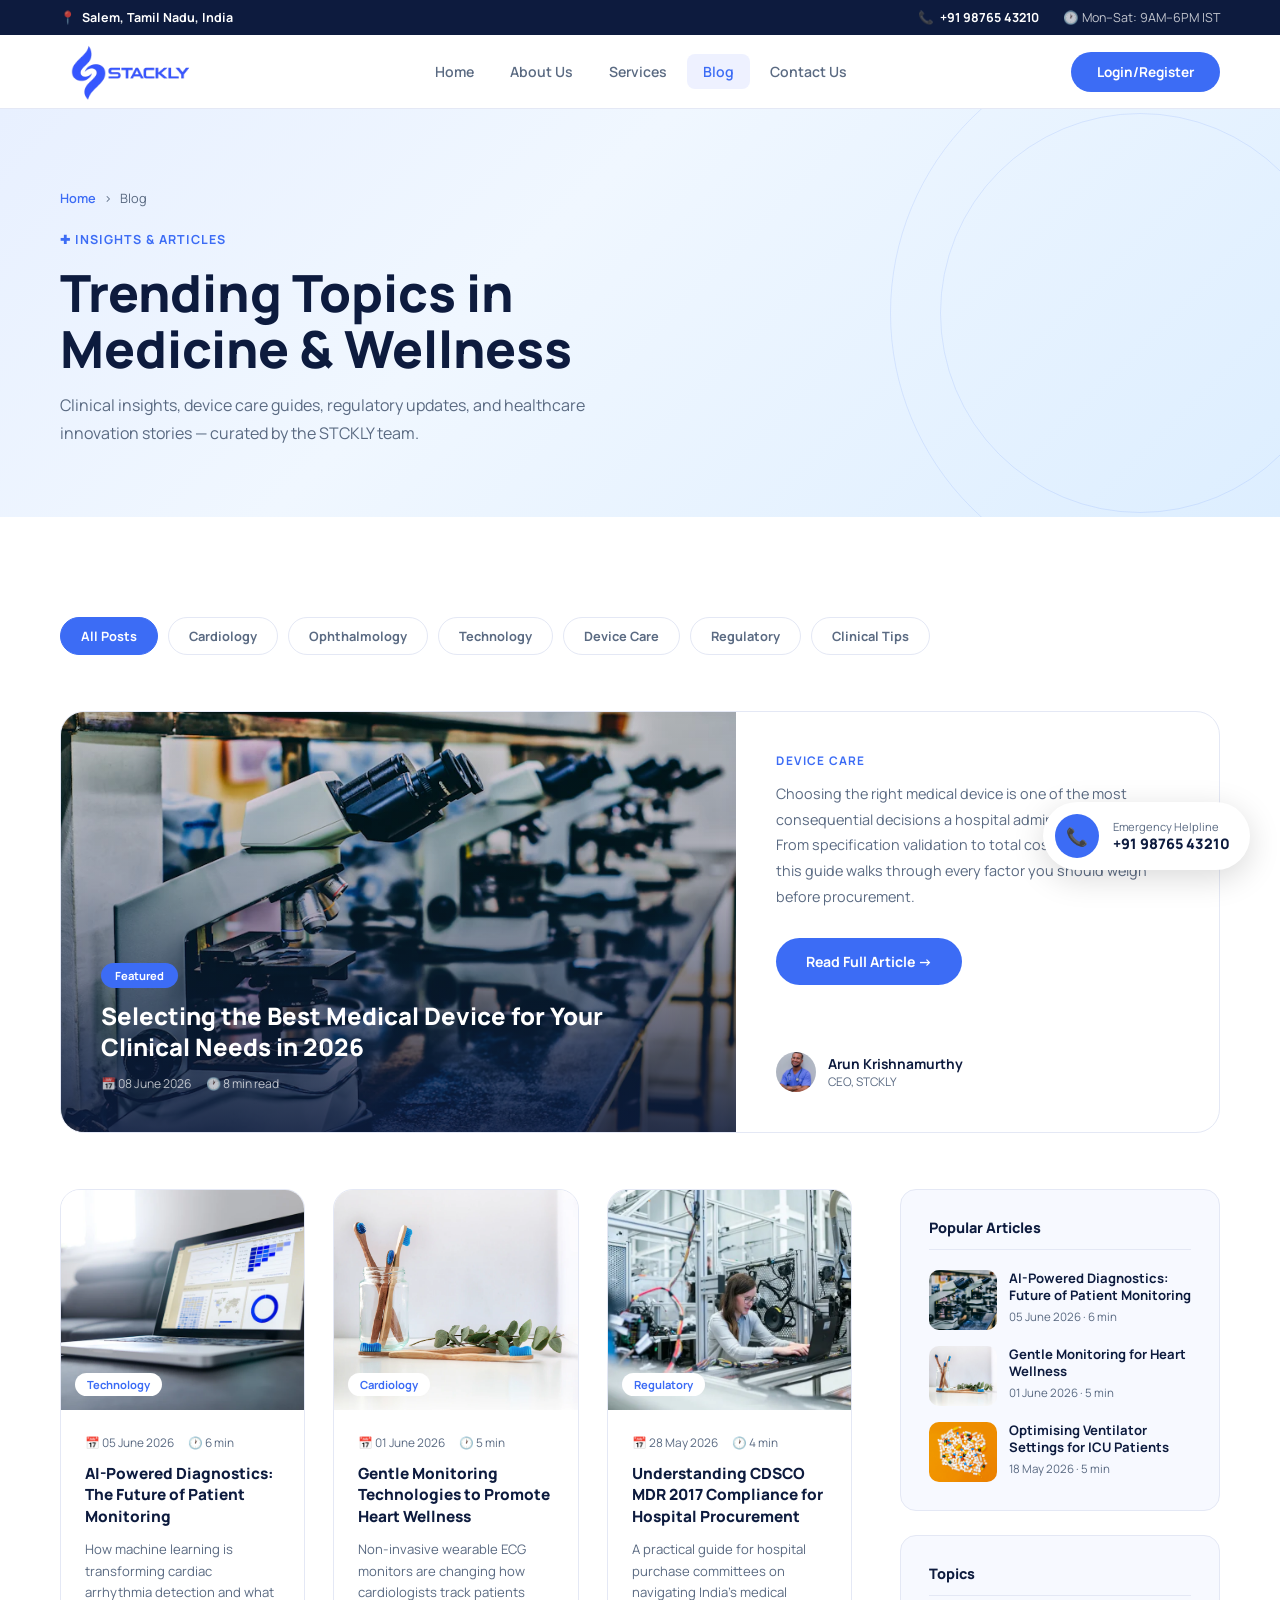
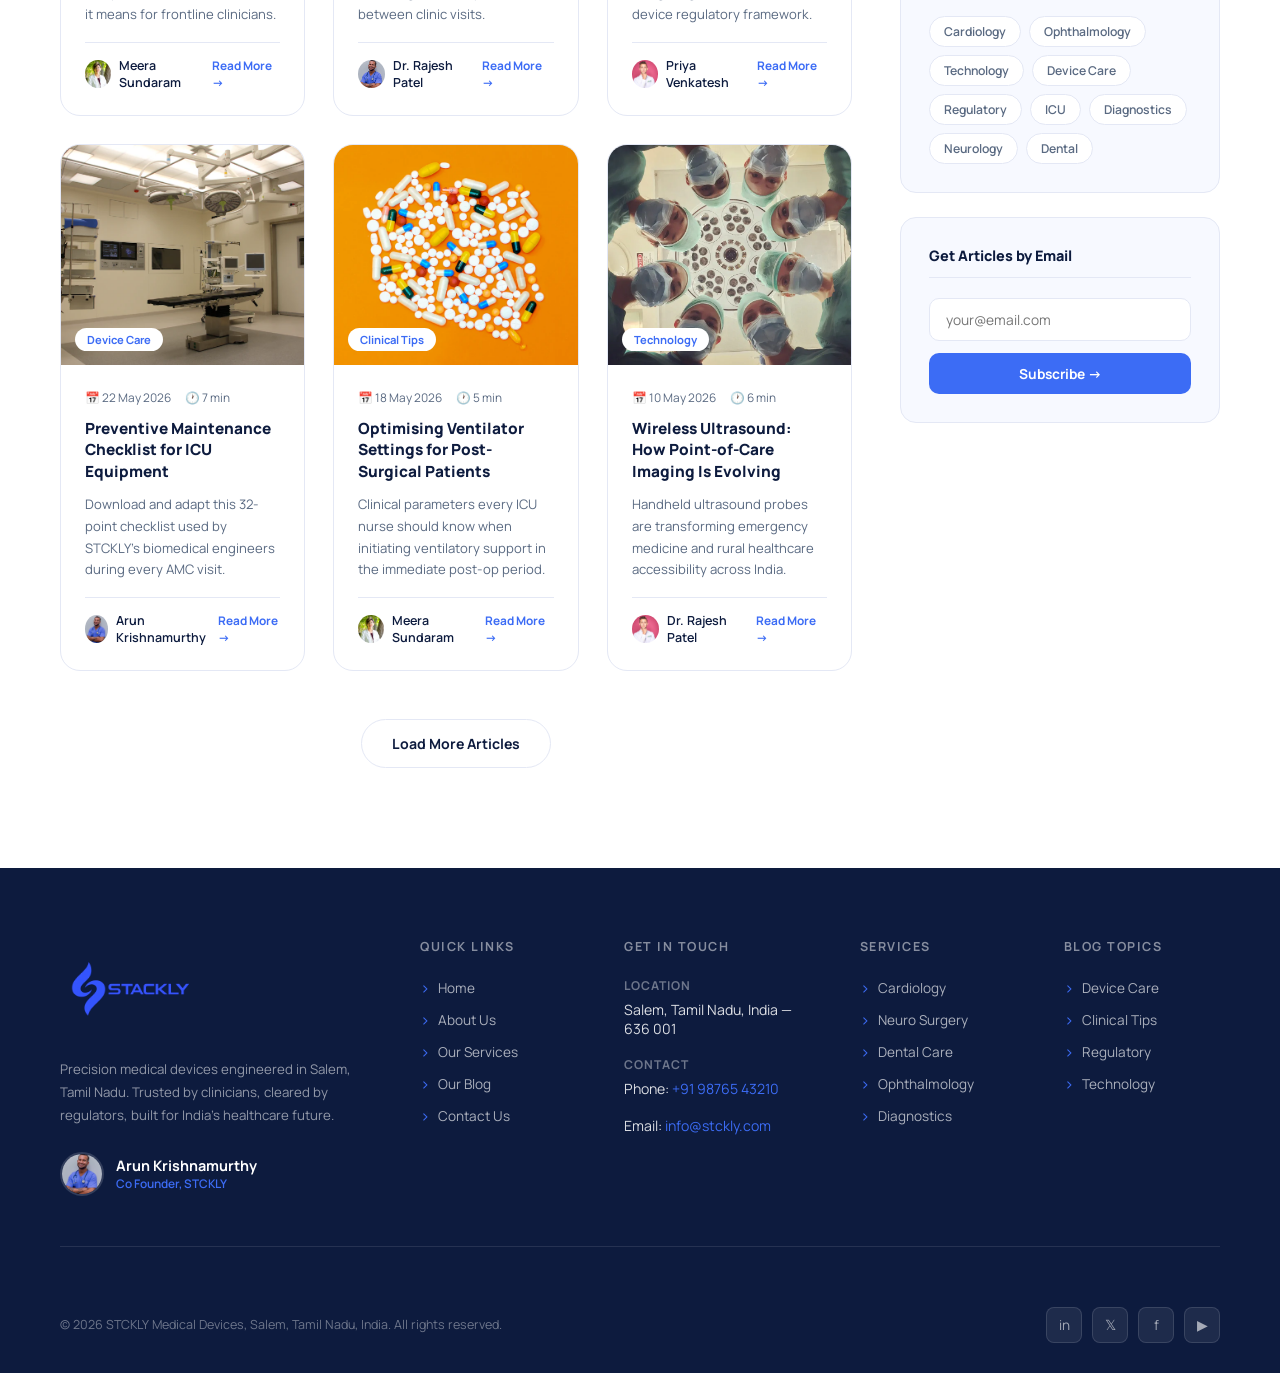
<file: blog.html>
﻿<!DOCTYPE html>
<html lang="en">
<head>
<meta charset="UTF-8"/>
<meta name="viewport" content="width=device-width,initial-scale=1.0"/>
<title>Blog — STCKLY Medical Devices</title>
<link href="https://fonts.googleapis.com/css2?family=Manrope:wght@300;400;500;600;700;800&family=Playfair+Display:ital,wght@0,700;0,800;1,700&display=swap" rel="stylesheet"/>
<link rel="stylesheet" href="style.css">
<style>
.page-hero{background:linear-gradient(135deg,#e8f0ff 0%,#f0f7ff 40%,#ddeeff 100%);padding:80px 60px 70px;position:relative;overflow:hidden}
.page-hero-circles{position:absolute;right:0;top:50%;transform:translateY(-50%);pointer-events:none}
.page-hero-circle{position:absolute;border-radius:50%;border:1px solid rgba(60,108,245,.12)}
.phc1{width:400px;height:400px;top:50%;right:-60px;transform:translateY(-50%)}
.phc2{width:550px;height:550px;top:50%;right:-160px;transform:translateY(-50%)}
.breadcrumb{display:flex;align-items:center;gap:8px;font-size:.8rem;color:var(--muted);margin-bottom:20px}
.breadcrumb a{color:var(--blue);font-weight:600}
.page-hero-title{font-size:clamp(2rem,4vw,3.2rem);font-weight:800;color:var(--navy);margin-bottom:14px;line-height:1.1}
.page-hero-sub{font-size:1rem;color:var(--muted);max-width:560px;line-height:1.75}

/* BLOG SECTION */
.blog-page{padding:100px 60px;background:#fff}
.blog-filters{display:flex;gap:10px;flex-wrap:wrap;margin-bottom:56px}
.blog-filter-btn{padding:9px 20px;border-radius:50px;border:1.5px solid var(--border);background:#fff;font-family:'Manrope',sans-serif;font-size:.8rem;font-weight:700;color:var(--muted);cursor:pointer;transition:all .2s}
.blog-filter-btn.active,.blog-filter-btn:hover{background:var(--blue);color:#fff;border-color:var(--blue)}

/* FEATURED POST */
.blog-featured{display:grid;grid-template-columns:1.4fr 1fr;gap:0;border-radius:24px;overflow:hidden;border:1.5px solid var(--border);margin-bottom:56px}
.bf-img{position:relative;min-height:420px}
.bf-img img{position:absolute;inset:0;width:100%;height:100%;object-fit:cover}
.bf-overlay{position:absolute;inset:0;background:linear-gradient(to top,rgba(13,27,62,.85) 0%,rgba(13,27,62,.2) 60%,transparent 100%);padding:40px;display:flex;flex-direction:column;justify-content:flex-end}
.bf-badge{background:var(--blue);color:#fff;font-size:.7rem;font-weight:700;padding:5px 14px;border-radius:50px;display:inline-block;margin-bottom:12px;width:fit-content}
.bf-title{font-size:1.5rem;font-weight:800;color:#fff;line-height:1.3;margin-bottom:12px}
.bf-meta{display:flex;gap:14px;font-size:.76rem;color:rgba(255,255,255,.7)}
.bf-body{padding:40px;display:flex;flex-direction:column;justify-content:center}
.bf-tag{font-size:.74rem;font-weight:700;color:var(--blue);text-transform:uppercase;letter-spacing:.1em;margin-bottom:12px}
.bf-excerpt{font-size:.9rem;color:var(--muted);line-height:1.8;margin-bottom:28px}
.bf-author{display:flex;align-items:center;gap:12px;margin-top:auto}
.bf-avatar{width:40px;height:40px;border-radius:50%;overflow:hidden;flex-shrink:0}
.bf-avatar img{height:100%;object-fit:cover}
.bf-author-name{font-size:.86rem;font-weight:700;color:var(--navy)}
.bf-author-role{font-size:.74rem;color:var(--muted)}

/* BLOG GRID */
.blog-main-grid{display:grid;grid-template-columns:repeat(3,1fr);gap:28px}
.blog-card-lg{background:#fff;border-radius:20px;overflow:hidden;border:1.5px solid var(--border);transition:all .3s;cursor:pointer}
.blog-card-lg:hover{transform:translateY(-6px);box-shadow:0 20px 50px rgba(60,108,245,.12)}
.blg-img{height:220px;overflow:hidden;position:relative}
.blg-img img{height:100%;width:100%;object-fit:cover;transition:transform .5s}
.blog-card-lg:hover .blg-img img{transform:scale(1.05)}
.blg-cat{position:absolute;bottom:14px;left:14px;background:#fff;font-size:.7rem;font-weight:700;padding:4px 12px;border-radius:50px;color:var(--blue)}
.blg-body{padding:24px}
.blg-meta{display:flex;gap:14px;font-size:.74rem;color:var(--muted);margin-bottom:12px}
.blg-title{font-size:.96rem;font-weight:800;color:var(--navy);line-height:1.4;margin-bottom:12px}
.blg-excerpt{font-size:.82rem;color:var(--muted);line-height:1.65;margin-bottom:16px}
.blg-footer{display:flex;justify-content:space-between;align-items:center;padding-top:14px;border-top:1px solid var(--border)}
.blg-author{display:flex;align-items:center;gap:8px;font-size:.78rem;font-weight:600;color:var(--navy)}
.blg-author-avatar{width:28px;height:28px;border-radius:50%;overflow:hidden}
.blg-author-avatar img{height:100%;object-fit:cover}
.blg-read{font-size:.74rem;font-weight:700;color:var(--blue)}
.blg-read:hover{text-decoration:underline}

/* SIDEBAR */
.blog-layout{display:grid;grid-template-columns:1fr 320px;gap:48px;margin-top:56px}
.sidebar-widget{background:var(--bg);border-radius:16px;padding:28px;margin-bottom:24px;border:1.5px solid var(--border)}
.sw-title{font-size:.9rem;font-weight:800;color:var(--navy);margin-bottom:20px;padding-bottom:12px;border-bottom:1px solid var(--border)}
.sw-popular{display:flex;flex-direction:column;gap:16px}
.swp-item{display:flex;gap:12px;cursor:pointer}
.swp-img{width:68px;height:60px;border-radius:10px;overflow:hidden;flex-shrink:0}
.swp-img img{height:100%;object-fit:cover}
.swp-title{font-size:.82rem;font-weight:700;color:var(--navy);line-height:1.35;margin-bottom:4px}
.swp-meta{font-size:.72rem;color:var(--muted)}
.sw-tags{display:flex;flex-wrap:wrap;gap:8px}
.sw-tag{background:#fff;border:1.5px solid var(--border);color:var(--muted);font-size:.76rem;font-weight:600;padding:6px 14px;border-radius:50px;cursor:pointer;transition:all .2s}
.sw-tag:hover{background:var(--blue);color:#fff;border-color:var(--blue)}
.sw-nl-input{width:100%;padding:11px 16px;border:1.5px solid var(--border);border-radius:10px;font-family:'Manrope',sans-serif;font-size:.86rem;outline:none;margin-bottom:12px;background:#fff}
.sw-nl-btn{width:100%;padding:11px;background:var(--blue);color:#fff;border:none;border-radius:10px;font-family:'Manrope',sans-serif;font-size:.86rem;font-weight:700;cursor:pointer;transition:background .2s}
.sw-nl-btn:hover{background:var(--blue-dark)}

@media(max-width:1100px){
  .blog-featured{grid-template-columns:1fr}
  .bf-img{min-height:280px}
  .blog-layout{grid-template-columns:1fr}
  .blog-main-grid{grid-template-columns:repeat(2,1fr)}
}
@media(max-width:800px){
  .page-hero,.blog-page{padding:70px 24px}
  .blog-main-grid{grid-template-columns:1fr}
}
</style>
</head>
<body>

<div class="call-widget">
  <div class="cw-icon">📞</div>
  <div><div class="cw-lbl">Emergency Helpline</div><div class="cw-num">+91 98765 43210</div></div>
</div>
<div class="mobile-menu" id="mobileMenu">
  <span class="mobile-close" onclick="closeMobile()">✕</span>
  <a href="index.html">Home</a><a href="about.html">About Us</a><a href="services.html">Services</a><a href="blog.html">Blog</a><a href="contact.html">Contact Us</a>
</div>
<div class="topbar">
  <span>📍 <b>Salem, Tamil Nadu, India</b></span>
  <div class="topbar-right"><span>📞 <b>+91 98765 43210</b></span><span>🕐 Mon–Sat: 9AM–6PM IST</span></div>
</div>
<nav id="navbar">
  <div class="nav-logo"><img src="assets/logo.webp" alt="Stackly Logo" style="height: 100px; width: auto;" /></div>
  <ul class="nav-links">
    <li><a href="index.html">Home</a></li><li><a href="about.html">About Us</a></li><li><a href="services.html">Services</a></li><li><a href="blog.html" class="active">Blog</a></li><li><a href="contact.html">Contact Us</a></li>
  </ul>
  <button class="nav-emergency" onclick="window.location='login.html'">Login/Register</button>
  <div class="hamburger" onclick="openMobile()"><span></span><span></span><span></span></div>
</nav>

<!-- Page Hero -->
<section class="page-hero">
  <div class="page-hero-circles"><div class="page-hero-circle phc1"></div><div class="page-hero-circle phc2"></div></div>
  <div class="breadcrumb reveal"><a href="index.html">Home</a><span>›</span><span>Blog</span></div>
  <div class="about-tag reveal">✚ Insights & Articles</div>
  <h1 class="page-hero-title reveal">Trending Topics in<br>Medicine &amp; Wellness</h1>
  <p class="page-hero-sub reveal">Clinical insights, device care guides, regulatory updates, and healthcare innovation stories — curated by the STCKLY team.</p>
</section>

<!-- Blog Page -->
<section class="blog-page">
  <!-- Filter Bar -->
  <div class="blog-filters reveal">
    <button class="blog-filter-btn active">All Posts</button>
    <button class="blog-filter-btn">Cardiology</button>
    <button class="blog-filter-btn">Ophthalmology</button>
    <button class="blog-filter-btn">Technology</button>
    <button class="blog-filter-btn">Device Care</button>
    <button class="blog-filter-btn">Regulatory</button>
    <button class="blog-filter-btn">Clinical Tips</button>
  </div>

  <!-- Featured Post -->
  <div class="blog-featured reveal">
    <div class="bf-img">
      <img src="assets/image_6.webp" alt="Featured Blog"/>
      <div class="bf-overlay">
        <div class="bf-badge">Featured</div>
        <div class="bf-title">Selecting the Best Medical Device for Your Clinical Needs in 2026</div>
        <div class="bf-meta"><span>📅 08 June 2026</span><span>🕐 8 min read</span></div>
      </div>
    </div>
    <div class="bf-body">
      <div class="bf-tag">Device Care</div>
      <p class="bf-excerpt">Choosing the right medical device is one of the most consequential decisions a hospital administrator makes. From specification validation to total cost of ownership, this guide walks through every factor you should weigh before procurement.</p>
      <button class="btn-primary" style="width:fit-content;margin-bottom:24px">Read Full Article →</button>
      <div class="bf-author">
        <div class="bf-avatar"><img src="assets/image_2.webp" alt="Author"/></div>
        <div>
          <div class="bf-author-name">Arun Krishnamurthy</div>
          <div class="bf-author-role">CEO, STCKLY</div>
        </div>
      </div>
    </div>
  </div>

  <!-- Main Grid + Sidebar -->
  <div class="blog-layout">
    <div>
      <div class="blog-main-grid stagger-wrap">
        <div class="blog-card-lg reveal">
          <div class="blg-img">
            <img src="assets/image_7.webp" alt="Blog 2"/>
            <div class="blg-cat">Technology</div>
          </div>
          <div class="blg-body">
            <div class="blg-meta"><span>📅 05 June 2026</span><span>🕐 6 min</span></div>
            <div class="blg-title">AI-Powered Diagnostics: The Future of Patient Monitoring</div>
            <div class="blg-excerpt">How machine learning is transforming cardiac arrhythmia detection and what it means for frontline clinicians.</div>
            <div class="blg-footer">
              <div class="blg-author"><div class="blg-author-avatar"><img src="assets/image_5.webp" alt=""/></div>Meera Sundaram</div>
              <a class="blg-read" href="#">Read More →</a>
            </div>
          </div>
        </div>
        <div class="blog-card-lg reveal">
          <div class="blg-img">
            <img src="assets/image_8.webp" alt="Blog 3"/>
            <div class="blg-cat">Cardiology</div>
          </div>
          <div class="blg-body">
            <div class="blg-meta"><span>📅 01 June 2026</span><span>🕐 5 min</span></div>
            <div class="blg-title">Gentle Monitoring Technologies to Promote Heart Wellness</div>
            <div class="blg-excerpt">Non-invasive wearable ECG monitors are changing how cardiologists track patients between clinic visits.</div>
            <div class="blg-footer">
              <div class="blg-author"><div class="blg-author-avatar"><img src="assets/image_2.webp" alt=""/></div>Dr. Rajesh Patel</div>
              <a class="blg-read" href="#">Read More →</a>
            </div>
          </div>
        </div>
        <div class="blog-card-lg reveal">
          <div class="blg-img">
            <img src="assets/image_9.webp" alt="Blog 4"/>
            <div class="blg-cat">Regulatory</div>
          </div>
          <div class="blg-body">
            <div class="blg-meta"><span>📅 28 May 2026</span><span>🕐 4 min</span></div>
            <div class="blg-title">Understanding CDSCO MDR 2017 Compliance for Hospital Procurement</div>
            <div class="blg-excerpt">A practical guide for hospital purchase committees on navigating India's medical device regulatory framework.</div>
            <div class="blg-footer">
              <div class="blg-author"><div class="blg-author-avatar"><img src="assets/image_4.webp" alt=""/></div>Priya Venkatesh</div>
              <a class="blg-read" href="#">Read More →</a>
            </div>
          </div>
        </div>
        <div class="blog-card-lg reveal">
          <div class="blg-img">
            <img src="assets/image_10.webp" alt="Blog 5"/>
            <div class="blg-cat">Device Care</div>
          </div>
          <div class="blg-body">
            <div class="blg-meta"><span>📅 22 May 2026</span><span>🕐 7 min</span></div>
            <div class="blg-title">Preventive Maintenance Checklist for ICU Equipment</div>
            <div class="blg-excerpt">Download and adapt this 32-point checklist used by STCKLY's biomedical engineers during every AMC visit.</div>
            <div class="blg-footer">
              <div class="blg-author"><div class="blg-author-avatar"><img src="assets/image_2.webp" alt=""/></div>Arun Krishnamurthy</div>
              <a class="blg-read" href="#">Read More →</a>
            </div>
          </div>
        </div>
        <div class="blog-card-lg reveal">
          <div class="blg-img">
            <img src="assets/image_11.webp" alt="Blog 6"/>
            <div class="blg-cat">Clinical Tips</div>
          </div>
          <div class="blg-body">
            <div class="blg-meta"><span>📅 18 May 2026</span><span>🕐 5 min</span></div>
            <div class="blg-title">Optimising Ventilator Settings for Post-Surgical Patients</div>
            <div class="blg-excerpt">Clinical parameters every ICU nurse should know when initiating ventilatory support in the immediate post-op period.</div>
            <div class="blg-footer">
              <div class="blg-author"><div class="blg-author-avatar"><img src="assets/image_5.webp" alt=""/></div>Meera Sundaram</div>
              <a class="blg-read" href="#">Read More →</a>
            </div>
          </div>
        </div>
        <div class="blog-card-lg reveal">
          <div class="blg-img">
            <img src="assets/image_12.webp" alt="Blog 7"/>
            <div class="blg-cat">Technology</div>
          </div>
          <div class="blg-body">
            <div class="blg-meta"><span>📅 10 May 2026</span><span>🕐 6 min</span></div>
            <div class="blg-title">Wireless Ultrasound: How Point-of-Care Imaging Is Evolving</div>
            <div class="blg-excerpt">Handheld ultrasound probes are transforming emergency medicine and rural healthcare accessibility across India.</div>
            <div class="blg-footer">
              <div class="blg-author"><div class="blg-author-avatar"><img src="assets/image_4.webp" alt=""/></div>Dr. Rajesh Patel</div>
              <a class="blg-read" href="#">Read More →</a>
            </div>
          </div>
        </div>
      </div>
      <div style="text-align:center;margin-top:48px" class="reveal">
        <button class="btn-secondary">Load More Articles</button>
      </div>
    </div>

    <!-- Sidebar -->
    <div>
      <div class="sidebar-widget reveal">
        <div class="sw-title">Popular Articles</div>
        <div class="sw-popular">
          <div class="swp-item">
            <div class="swp-img"><img src="assets/image_6.webp" alt=""/></div>
            <div><div class="swp-title">AI-Powered Diagnostics: Future of Patient Monitoring</div><div class="swp-meta">05 June 2026 · 6 min</div></div>
          </div>
          <div class="swp-item">
            <div class="swp-img"><img src="assets/image_8.webp" alt=""/></div>
            <div><div class="swp-title">Gentle Monitoring for Heart Wellness</div><div class="swp-meta">01 June 2026 · 5 min</div></div>
          </div>
          <div class="swp-item">
            <div class="swp-img"><img src="assets/image_11.webp" alt=""/></div>
            <div><div class="swp-title">Optimising Ventilator Settings for ICU Patients</div><div class="swp-meta">18 May 2026 · 5 min</div></div>
          </div>
        </div>
      </div>
      <div class="sidebar-widget reveal">
        <div class="sw-title">Topics</div>
        <div class="sw-tags">
          <span class="sw-tag">Cardiology</span>
          <span class="sw-tag">Ophthalmology</span>
          <span class="sw-tag">Technology</span>
          <span class="sw-tag">Device Care</span>
          <span class="sw-tag">Regulatory</span>
          <span class="sw-tag">ICU</span>
          <span class="sw-tag">Diagnostics</span>
          <span class="sw-tag">Neurology</span>
          <span class="sw-tag">Dental</span>
        </div>
      </div>
      <div class="sidebar-widget reveal">
        <div class="sw-title">Get Articles by Email</div>
        <input class="sw-nl-input" type="email" placeholder="your@email.com"/>
        <button class="sw-nl-btn">Subscribe →</button>
      </div>
    </div>
  </div>
</section>

<footer>
  <div class="footer-top">
    <div>
      <div class="footer-brand-logo"><img src="assets/logo.webp" alt="Stackly Logo" style="height: 100px; width: auto;" /></div>
      <p class="footer-desc">Precision medical devices engineered in Salem, Tamil Nadu. Trusted by clinicians, cleared by regulators, built for India's healthcare future.</p>
      <div class="footer-founder">
        <div class="founder-avatar"><img src="assets/image_2.webp" alt="Founder"/></div>
        <div><div class="founder-name">Arun Krishnamurthy</div><div class="founder-title">Co Founder, STCKLY</div></div>
      </div>
    </div>
    <div class="footer-col"><h5>Quick Links</h5><ul class="footer-list"><li><a href="index.html">Home</a></li><li><a href="about.html">About Us</a></li><li><a href="services.html">Our Services</a></li><li><a href="blog.html">Our Blog</a></li><li><a href="contact.html">Contact Us</a></li></ul></div>
    <div class="footer-col"><h5>Get In Touch</h5><div class="footer-contact-lbl">Location</div><div class="footer-contact-val">Salem, Tamil Nadu, India — 636 001</div><div class="footer-contact-lbl">Contact</div><div class="footer-contact-val">Phone: <a href="tel:+919876543210">+91 98765 43210</a></div><div class="footer-contact-val">Email: <a href="mailto:info@stckly.com">info@stckly.com</a></div></div>
    <div class="footer-col"><h5>Services</h5><ul class="footer-list"><li><a href="#">Cardiology</a></li><li><a href="#">Neuro Surgery</a></li><li><a href="#">Dental Care</a></li><li><a href="#">Ophthalmology</a></li><li><a href="#">Diagnostics</a></li></ul></div>
    <div class="footer-col"><h5>Blog Topics</h5><ul class="footer-list"><li><a href="#">Device Care</a></li><li><a href="#">Clinical Tips</a></li><li><a href="#">Regulatory</a></li><li><a href="#">Technology</a></li></ul></div>
  </div>
  <div class="footer-bottom">
    <div class="footer-copy">© 2026 STCKLY Medical Devices, Salem, Tamil Nadu, India. All rights reserved.</div>
    <div class="footer-socials"><a class="social" href="#">in</a><a class="social" href="#">𝕏</a><a class="social" href="#">f</a><a class="social" href="#">▶</a></div>
  </div>
</footer>

<script>
const allReveals = document.querySelectorAll('.reveal');
const ro = new IntersectionObserver(e => e.forEach(x => { if(x.isIntersecting) x.target.classList.add('visible'); }), {threshold:.12});
allReveals.forEach(el => ro.observe(el));
window.addEventListener('scroll', () => document.getElementById('navbar').classList.toggle('scrolled', window.scrollY > 50));
function openMobile(){ document.getElementById('mobileMenu').classList.add('open'); }
function closeMobile(){ document.getElementById('mobileMenu').classList.remove('open'); }
document.querySelectorAll('.blog-filter-btn').forEach(btn => {
  btn.addEventListener('click', () => {
    document.querySelectorAll('.blog-filter-btn').forEach(b => b.classList.remove('active'));
    btn.classList.add('active');
  });
});
</script>
</body>
</html>
</file>
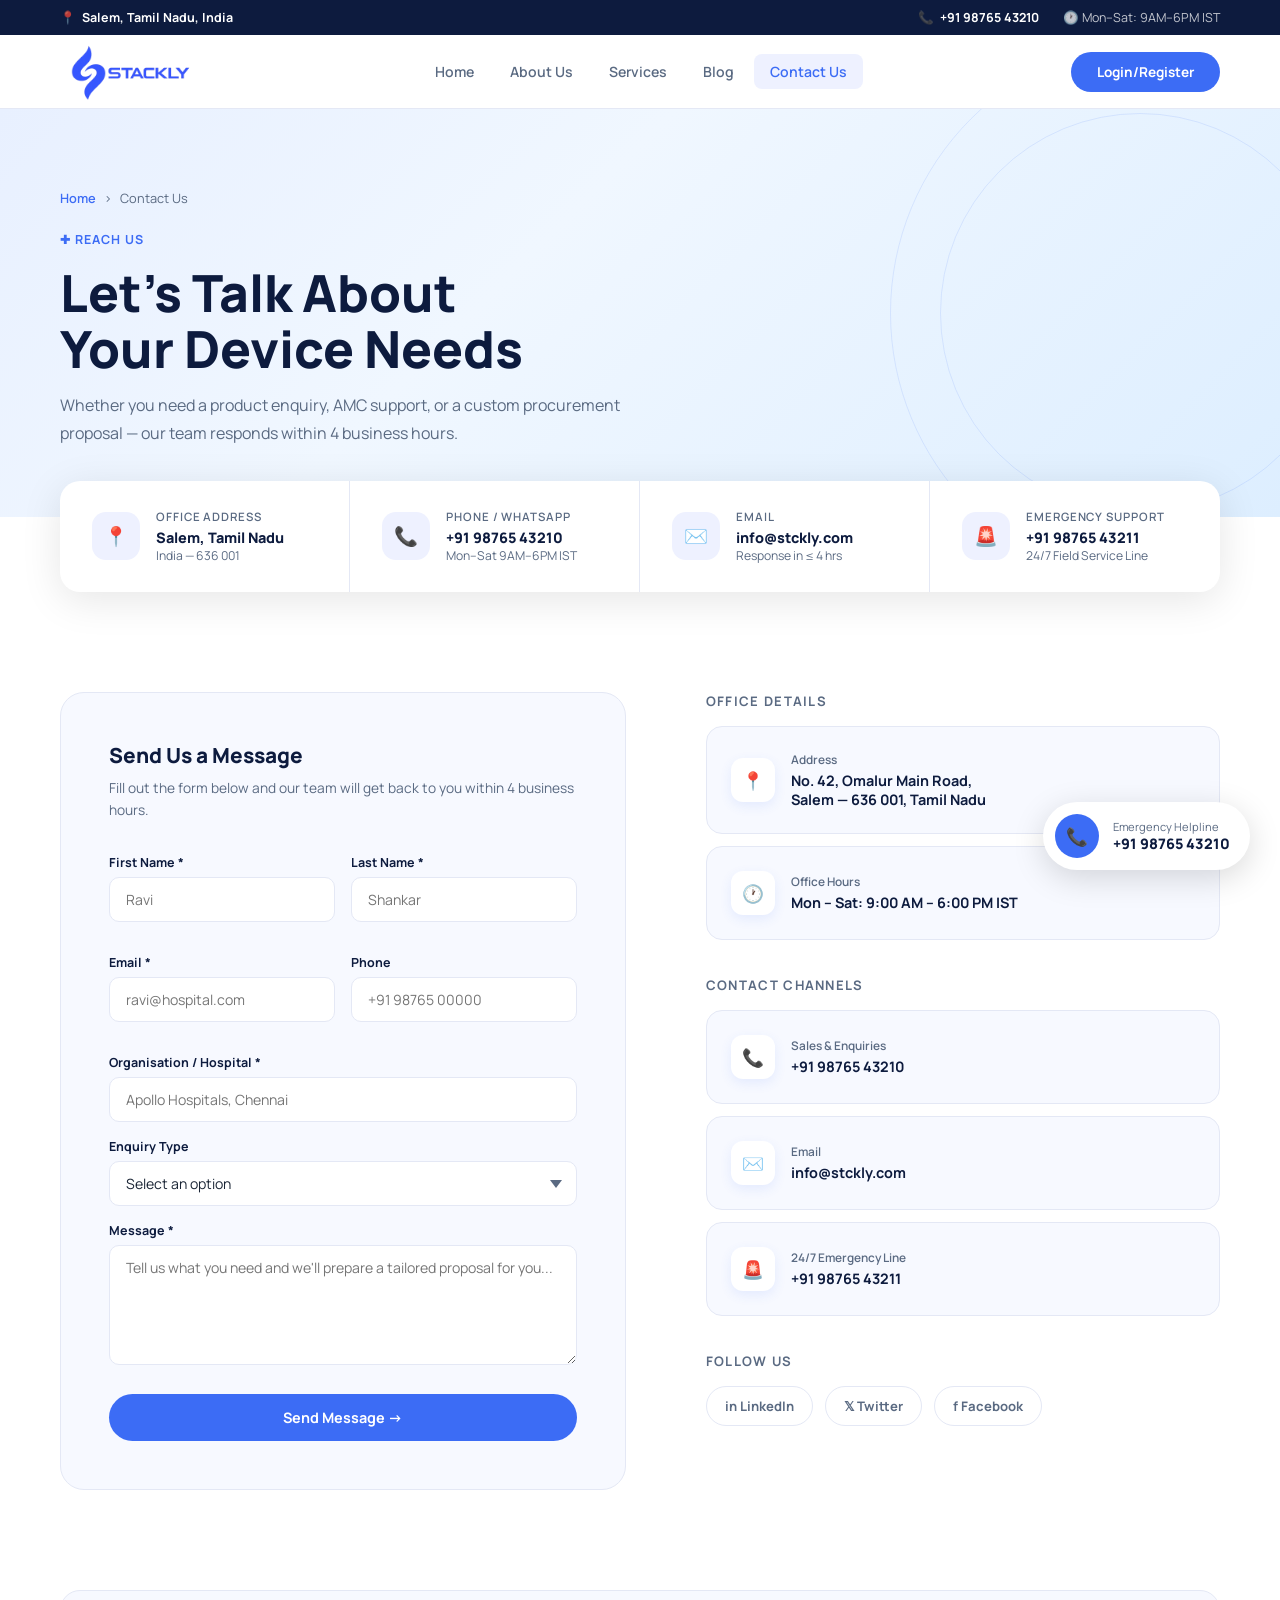
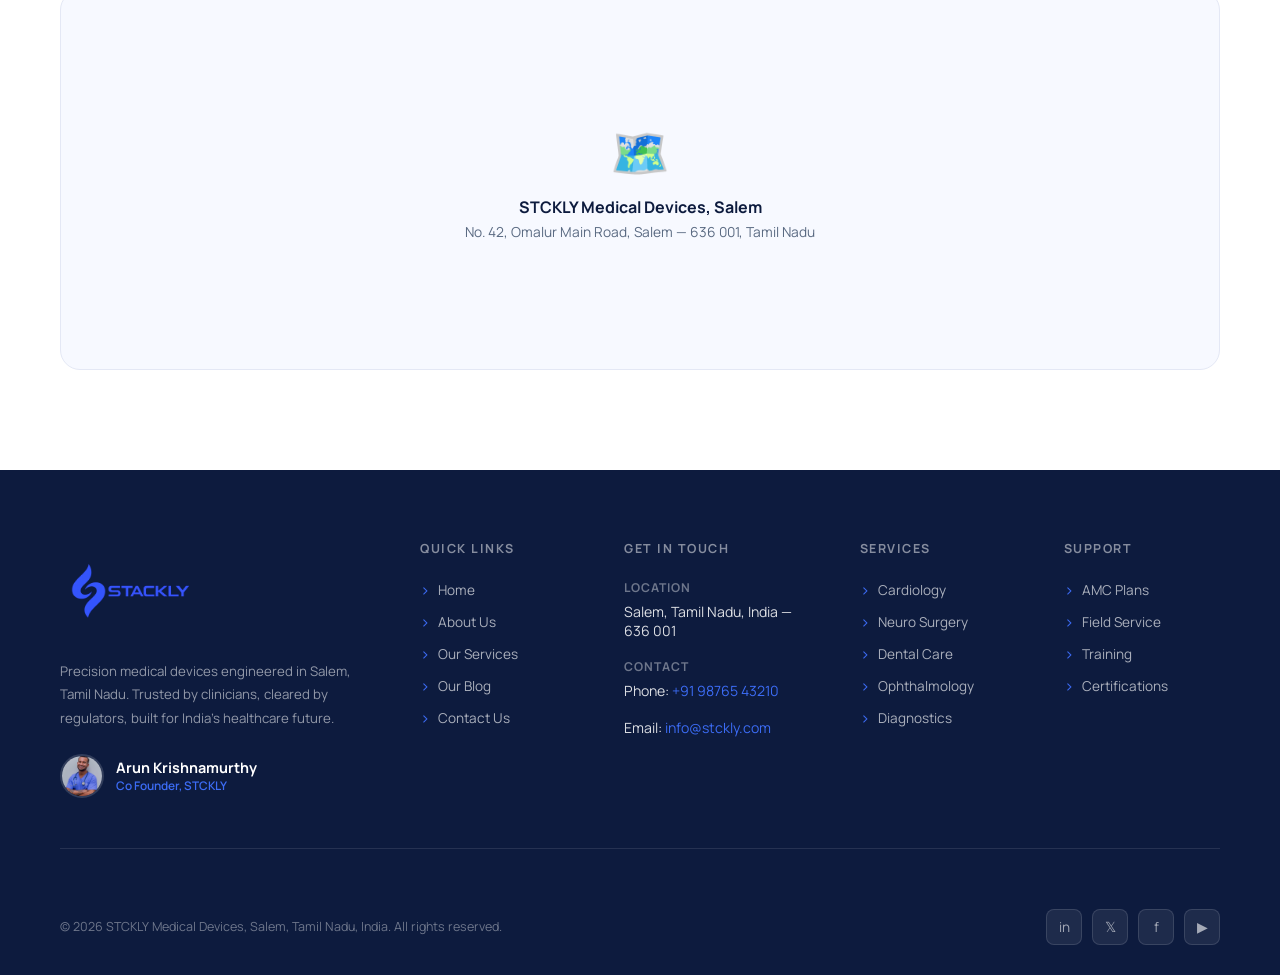
<file: contact.html>
﻿<!DOCTYPE html>
<html lang="en">
<head>
<meta charset="UTF-8"/>
<meta name="viewport" content="width=device-width,initial-scale=1.0"/>
<title>Contact Us — STCKLY Medical Devices</title>
<link href="https://fonts.googleapis.com/css2?family=Manrope:wght@300;400;500;600;700;800&family=Playfair+Display:ital,wght@0,700;0,800;1,700&display=swap" rel="stylesheet"/>
<link rel="stylesheet" href="style.css">
<style>
.page-hero{background:linear-gradient(135deg,#e8f0ff 0%,#f0f7ff 40%,#ddeeff 100%);padding:80px 60px 70px;position:relative;overflow:hidden}
.page-hero-circles{position:absolute;right:0;top:50%;transform:translateY(-50%);pointer-events:none}
.page-hero-circle{position:absolute;border-radius:50%;border:1px solid rgba(60,108,245,.12)}
.phc1{width:400px;height:400px;top:50%;right:-60px;transform:translateY(-50%)}
.phc2{width:550px;height:550px;top:50%;right:-160px;transform:translateY(-50%)}
.breadcrumb{display:flex;align-items:center;gap:8px;font-size:.8rem;color:var(--muted);margin-bottom:20px}
.breadcrumb a{color:var(--blue);font-weight:600}
.page-hero-title{font-size:clamp(2rem,4vw,3.2rem);font-weight:800;color:var(--navy);margin-bottom:14px;line-height:1.1}
.page-hero-sub{font-size:1rem;color:var(--muted);max-width:560px;line-height:1.75}

/* CONTACT INFO STRIP */
.contact-strip{padding:0 60px;margin-top:-36px;position:relative;z-index:10;margin-bottom:0}
.contact-strip-inner{display:grid;grid-template-columns:repeat(4,1fr);background:#fff;border-radius:20px;box-shadow:0 8px 40px rgba(0,0,0,.1);overflow:hidden}
.cs-item{padding:28px 32px;display:flex;align-items:center;gap:16px;border-right:1px solid var(--border);transition:background .2s;cursor:pointer}
.cs-item:last-child{border-right:none}
.cs-item:hover{background:var(--bg)}
.cs-icon{width:48px;height:48px;background:var(--blue-light);border-radius:14px;display:flex;align-items:center;justify-content:center;font-size:1.2rem;flex-shrink:0}
.cs-label{font-size:.72rem;color:var(--muted);font-weight:600;text-transform:uppercase;letter-spacing:.08em;margin-bottom:4px}
.cs-value{font-size:.9rem;font-weight:800;color:var(--navy)}
.cs-sub{font-size:.76rem;color:var(--muted)}

/* CONTACT MAIN */
.contact-main{padding:100px 60px;background:#fff}
.contact-grid{display:grid;grid-template-columns:1.1fr 1fr;gap:80px;align-items:start}
.contact-form-wrap{background:var(--bg);border-radius:24px;padding:48px;border:1.5px solid var(--border)}
.cf-title{font-size:1.3rem;font-weight:800;color:var(--navy);margin-bottom:8px}
.cf-sub{font-size:.86rem;color:var(--muted);margin-bottom:32px;line-height:1.65}
.cf-row{display:grid;grid-template-columns:1fr 1fr;gap:16px;margin-bottom:16px}
.cf-field{margin-bottom:16px}
.cf-label{font-size:.78rem;font-weight:700;color:var(--navy);margin-bottom:6px;display:block}
.cf-input,.cf-select,.cf-textarea{width:100%;padding:12px 16px;border:1.5px solid var(--border);border-radius:10px;font-family:'Manrope',sans-serif;font-size:.88rem;color:var(--text);background:#fff;outline:none;transition:border-color .2s}
.cf-input:focus,.cf-select:focus,.cf-textarea:focus{border-color:var(--blue)}
.cf-textarea{height:120px;resize:vertical}
.cf-select{appearance:none;background-image:url("data:image/svg+xml,%3Csvg xmlns='http://www.w3.org/2000/svg' width='12' height='8' viewBox='0 0 12 8'%3E%3Cpath fill='%235a6a82' d='M6 8L0 0h12z'/%3E%3C/svg%3E");background-repeat:no-repeat;background-position:right 14px center}
.cf-submit{width:100%;padding:14px;background:var(--blue);color:#fff;border:none;border-radius:50px;font-family:'Manrope',sans-serif;font-size:.9rem;font-weight:700;cursor:pointer;transition:all .2s;margin-top:8px}
.cf-submit:hover{background:var(--blue-dark);transform:translateY(-2px);box-shadow:0 10px 24px rgba(60,108,245,.4)}

/* CONTACT DETAILS */
.contact-info-col{}
.ci-section{margin-bottom:36px}
.ci-title{font-size:.82rem;font-weight:700;letter-spacing:.1em;text-transform:uppercase;color:var(--muted);margin-bottom:16px}
.ci-card{background:var(--bg);border-radius:16px;padding:24px;display:flex;align-items:center;gap:16px;border:1.5px solid var(--border);margin-bottom:12px;transition:all .2s}
.ci-card:hover{border-color:var(--blue);background:#fff}
.ci-icon{width:44px;height:44px;background:#fff;border-radius:12px;display:flex;align-items:center;justify-content:center;font-size:1.1rem;flex-shrink:0;box-shadow:0 4px 12px rgba(60,108,245,.1)}
.ci-label{font-size:.74rem;color:var(--muted);font-weight:600;margin-bottom:3px}
.ci-text{font-size:.9rem;font-weight:700;color:var(--navy)}
.ci-text a{color:var(--navy);transition:color .2s}
.ci-text a:hover{color:var(--blue)}

/* MAP PLACEHOLDER */
.map-section{padding:0 60px 100px;background:#fff}
.map-wrap{border-radius:20px;overflow:hidden;border:1.5px solid var(--border);height:380px;background:var(--bg);display:flex;align-items:center;justify-content:center;position:relative}
.map-placeholder{text-align:center}
.map-placeholder-icon{font-size:3rem;margin-bottom:12px}
.map-placeholder-text{font-size:1rem;font-weight:700;color:var(--navy);margin-bottom:4px}
.map-placeholder-sub{font-size:.86rem;color:var(--muted)}

/* SUCCESS STATE */
.cf-success{display:none;text-align:center;padding:48px 24px}
.cf-success-icon{font-size:3rem;margin-bottom:16px}
.cf-success-title{font-size:1.2rem;font-weight:800;color:var(--navy);margin-bottom:8px}
.cf-success-sub{font-size:.88rem;color:var(--muted)}

/* SOCIAL ROW */
.social-row{display:flex;gap:12px;margin-top:16px}
.social-btn{display:flex;align-items:center;gap:8px;padding:10px 18px;border-radius:50px;border:1.5px solid var(--border);font-size:.82rem;font-weight:700;color:var(--muted);cursor:pointer;transition:all .2s;background:#fff}
.social-btn:hover{border-color:var(--blue);color:var(--blue)}

@media(max-width:1100px){
  .contact-strip-inner{grid-template-columns:repeat(2,1fr)}
  .cs-item:nth-child(2){border-right:none}
  .cs-item:nth-child(3){border-top:1px solid var(--border)}
  .cs-item:nth-child(4){border-top:1px solid var(--border)}
  .contact-grid{grid-template-columns:1fr}
}
@media(max-width:800px){
  .page-hero,.contact-main,.map-section{padding:70px 24px}
  .contact-strip{padding:0 24px}
  .contact-strip-inner{grid-template-columns:1fr}
  .cs-item{border-right:none;border-bottom:1px solid var(--border)}
  .cs-item:last-child{border-bottom:none}
  .cf-row{grid-template-columns:1fr}
  .contact-form-wrap{padding:28px}
  .map-section{padding:0 24px 70px}
}
</style>
</head>
<body>

<div class="call-widget"><div class="cw-icon">📞</div><div><div class="cw-lbl">Emergency Helpline</div><div class="cw-num">+91 98765 43210</div></div></div>
<div class="mobile-menu" id="mobileMenu">
  <span class="mobile-close" onclick="closeMobile()">✕</span>
  <a href="index.html">Home</a><a href="about.html">About Us</a><a href="services.html">Services</a><a href="blog.html">Blog</a><a href="contact.html">Contact Us</a>
</div>
<div class="topbar">
  <span>📍 <b>Salem, Tamil Nadu, India</b></span>
  <div class="topbar-right"><span>📞 <b>+91 98765 43210</b></span><span>🕐 Mon–Sat: 9AM–6PM IST</span></div>
</div>
<nav id="navbar">
  <div class="nav-logo"><img src="assets/logo.webp" alt="Stackly Logo" style="height: 100px; width: auto;" /></div>
  <ul class="nav-links">
    <li><a href="index.html">Home</a></li><li><a href="about.html">About Us</a></li><li><a href="services.html">Services</a></li><li><a href="blog.html">Blog</a></li><li><a href="contact.html" class="active">Contact Us</a></li>
  </ul>
  <button class="nav-emergency" onclick="window.location='login.html'">Login/Register</button>
  <div class="hamburger" onclick="openMobile()"><span></span><span></span><span></span></div>
</nav>

<!-- Page Hero -->
<section class="page-hero">
  <div class="page-hero-circles"><div class="page-hero-circle phc1"></div><div class="page-hero-circle phc2"></div></div>
  <div class="breadcrumb reveal"><a href="index.html">Home</a><span>›</span><span>Contact Us</span></div>
  <div class="about-tag reveal">✚ Reach Us</div>
  <h1 class="page-hero-title reveal">Let's Talk About<br>Your Device Needs</h1>
  <p class="page-hero-sub reveal">Whether you need a product enquiry, AMC support, or a custom procurement proposal — our team responds within 4 business hours.</p>
</section>

<!-- Contact Strip -->
<div class="contact-strip">
  <div class="contact-strip-inner">
    <div class="cs-item reveal">
      <div class="cs-icon">📍</div>
      <div><div class="cs-label">Office Address</div><div class="cs-value">Salem, Tamil Nadu</div><div class="cs-sub">India — 636 001</div></div>
    </div>
    <div class="cs-item reveal">
      <div class="cs-icon">📞</div>
      <div><div class="cs-label">Phone / WhatsApp</div><div class="cs-value">+91 98765 43210</div><div class="cs-sub">Mon–Sat 9AM–6PM IST</div></div>
    </div>
    <div class="cs-item reveal">
      <div class="cs-icon">✉️</div>
      <div><div class="cs-label">Email</div><div class="cs-value">info@stckly.com</div><div class="cs-sub">Response in ≤ 4 hrs</div></div>
    </div>
    <div class="cs-item reveal">
      <div class="cs-icon">🚨</div>
      <div><div class="cs-label">Emergency Support</div><div class="cs-value">+91 98765 43211</div><div class="cs-sub">24/7 Field Service Line</div></div>
    </div>
  </div>
</div>

<!-- Contact Main -->
<section class="contact-main">
  <div class="contact-grid">
    <!-- Form -->
    <div class="contact-form-wrap reveal">
      <div id="formContent">
        <div class="cf-title">Send Us a Message</div>
        <div class="cf-sub">Fill out the form below and our team will get back to you within 4 business hours.</div>
        <div class="cf-row">
          <div class="cf-field"><label class="cf-label">First Name *</label><input class="cf-input" type="text" placeholder="Ravi"/></div>
          <div class="cf-field"><label class="cf-label">Last Name *</label><input class="cf-input" type="text" placeholder="Shankar"/></div>
        </div>
        <div class="cf-row">
          <div class="cf-field"><label class="cf-label">Email *</label><input class="cf-input" type="email" placeholder="ravi@hospital.com"/></div>
          <div class="cf-field"><label class="cf-label">Phone</label><input class="cf-input" type="tel" placeholder="+91 98765 00000"/></div>
        </div>
        <div class="cf-field"><label class="cf-label">Organisation / Hospital *</label><input class="cf-input" type="text" placeholder="Apollo Hospitals, Chennai"/></div>
        <div class="cf-field">
          <label class="cf-label">Enquiry Type</label>
          <select class="cf-select cf-input">
            <option value="">Select an option</option>
            <option>Product Enquiry</option>
            <option>AMC / Service Request</option>
            <option>New Partnership</option>
            <option>Pricing & Quote</option>
            <option>Technical Support</option>
            <option>Other</option>
          </select>
        </div>
        <div class="cf-field"><label class="cf-label">Message *</label><textarea class="cf-textarea" placeholder="Tell us what you need and we'll prepare a tailored proposal for you..."></textarea></div>
        <button class="cf-submit" onclick="submitForm()">Send Message →</button>
      </div>
      <div class="cf-success" id="formSuccess">
        <div class="cf-success-icon">✅</div>
        <div class="cf-success-title">Message Sent Successfully!</div>
        <div class="cf-success-sub">Our team will respond within 4 business hours. Check your inbox at the email you provided.</div>
      </div>
    </div>

    <!-- Info Column -->
    <div class="reveal">
      <div class="ci-section">
        <div class="ci-title">Office Details</div>
        <div class="ci-card">
          <div class="ci-icon">📍</div>
          <div><div class="ci-label">Address</div><div class="ci-text">No. 42, Omalur Main Road,<br>Salem — 636 001, Tamil Nadu</div></div>
        </div>
        <div class="ci-card">
          <div class="ci-icon">🕐</div>
          <div><div class="ci-label">Office Hours</div><div class="ci-text">Mon – Sat: 9:00 AM – 6:00 PM IST</div></div>
        </div>
      </div>
      <div class="ci-section">
        <div class="ci-title">Contact Channels</div>
        <div class="ci-card">
          <div class="ci-icon">📞</div>
          <div><div class="ci-label">Sales & Enquiries</div><div class="ci-text"><a href="tel:+919876543210">+91 98765 43210</a></div></div>
        </div>
        <div class="ci-card">
          <div class="ci-icon">✉️</div>
          <div><div class="ci-label">Email</div><div class="ci-text"><a href="mailto:info@stckly.com">info@stckly.com</a></div></div>
        </div>
        <div class="ci-card">
          <div class="ci-icon">🚨</div>
          <div><div class="ci-label">24/7 Emergency Line</div><div class="ci-text"><a href="tel:+919876543211">+91 98765 43211</a></div></div>
        </div>
      </div>
      <div class="ci-section">
        <div class="ci-title">Follow Us</div>
        <div class="social-row">
          <a class="social-btn" href="#">in LinkedIn</a>
          <a class="social-btn" href="#">𝕏 Twitter</a>
          <a class="social-btn" href="#">f Facebook</a>
        </div>
      </div>
    </div>
  </div>
</section>

<!-- Map -->
<div class="map-section">
  <div class="map-wrap reveal">
    <div class="map-placeholder">
      <div class="map-placeholder-icon">🗺️</div>
      <div class="map-placeholder-text">STCKLY Medical Devices, Salem</div>
      <div class="map-placeholder-sub">No. 42, Omalur Main Road, Salem — 636 001, Tamil Nadu</div>
    </div>
  </div>
</div>

<footer>
  <div class="footer-top">
    <div>
      <div class="footer-brand-logo"><img src="assets/logo.webp" alt="Stackly Logo" style="height: 100px; width: auto;" /></div>
      <p class="footer-desc">Precision medical devices engineered in Salem, Tamil Nadu. Trusted by clinicians, cleared by regulators, built for India's healthcare future.</p>
      <div class="footer-founder">
        <div class="founder-avatar"><img src="assets/image_2.webp" alt="Founder"/></div>
        <div><div class="founder-name">Arun Krishnamurthy</div><div class="founder-title">Co Founder, STCKLY</div></div>
      </div>
    </div>
    <div class="footer-col"><h5>Quick Links</h5><ul class="footer-list"><li><a href="index.html">Home</a></li><li><a href="about.html">About Us</a></li><li><a href="services.html">Our Services</a></li><li><a href="blog.html">Our Blog</a></li><li><a href="contact.html">Contact Us</a></li></ul></div>
    <div class="footer-col"><h5>Get In Touch</h5><div class="footer-contact-lbl">Location</div><div class="footer-contact-val">Salem, Tamil Nadu, India — 636 001</div><div class="footer-contact-lbl">Contact</div><div class="footer-contact-val">Phone: <a href="tel:+919876543210">+91 98765 43210</a></div><div class="footer-contact-val">Email: <a href="mailto:info@stckly.com">info@stckly.com</a></div></div>
    <div class="footer-col"><h5>Services</h5><ul class="footer-list"><li><a href="#">Cardiology</a></li><li><a href="#">Neuro Surgery</a></li><li><a href="#">Dental Care</a></li><li><a href="#">Ophthalmology</a></li><li><a href="#">Diagnostics</a></li></ul></div>
    <div class="footer-col"><h5>Support</h5><ul class="footer-list"><li><a href="#">AMC Plans</a></li><li><a href="#">Field Service</a></li><li><a href="#">Training</a></li><li><a href="#">Certifications</a></li></ul></div>
  </div>
  <div class="footer-bottom">
    <div class="footer-copy">© 2026 STCKLY Medical Devices, Salem, Tamil Nadu, India. All rights reserved.</div>
    <div class="footer-socials"><a class="social" href="#">in</a><a class="social" href="#">𝕏</a><a class="social" href="#">f</a><a class="social" href="#">▶</a></div>
  </div>
</footer>

<script>
const allReveals = document.querySelectorAll('.reveal');
const ro = new IntersectionObserver(e => e.forEach(x => { if(x.isIntersecting) x.target.classList.add('visible'); }), {threshold:.12});
allReveals.forEach(el => ro.observe(el));
window.addEventListener('scroll', () => document.getElementById('navbar').classList.toggle('scrolled', window.scrollY > 50));
function openMobile(){ document.getElementById('mobileMenu').classList.add('open'); }
function closeMobile(){ document.getElementById('mobileMenu').classList.remove('open'); }
function submitForm(){
  document.getElementById('formContent').style.display='none';
  document.getElementById('formSuccess').style.display='block';
}
</script>
</body>
</html>
</file>
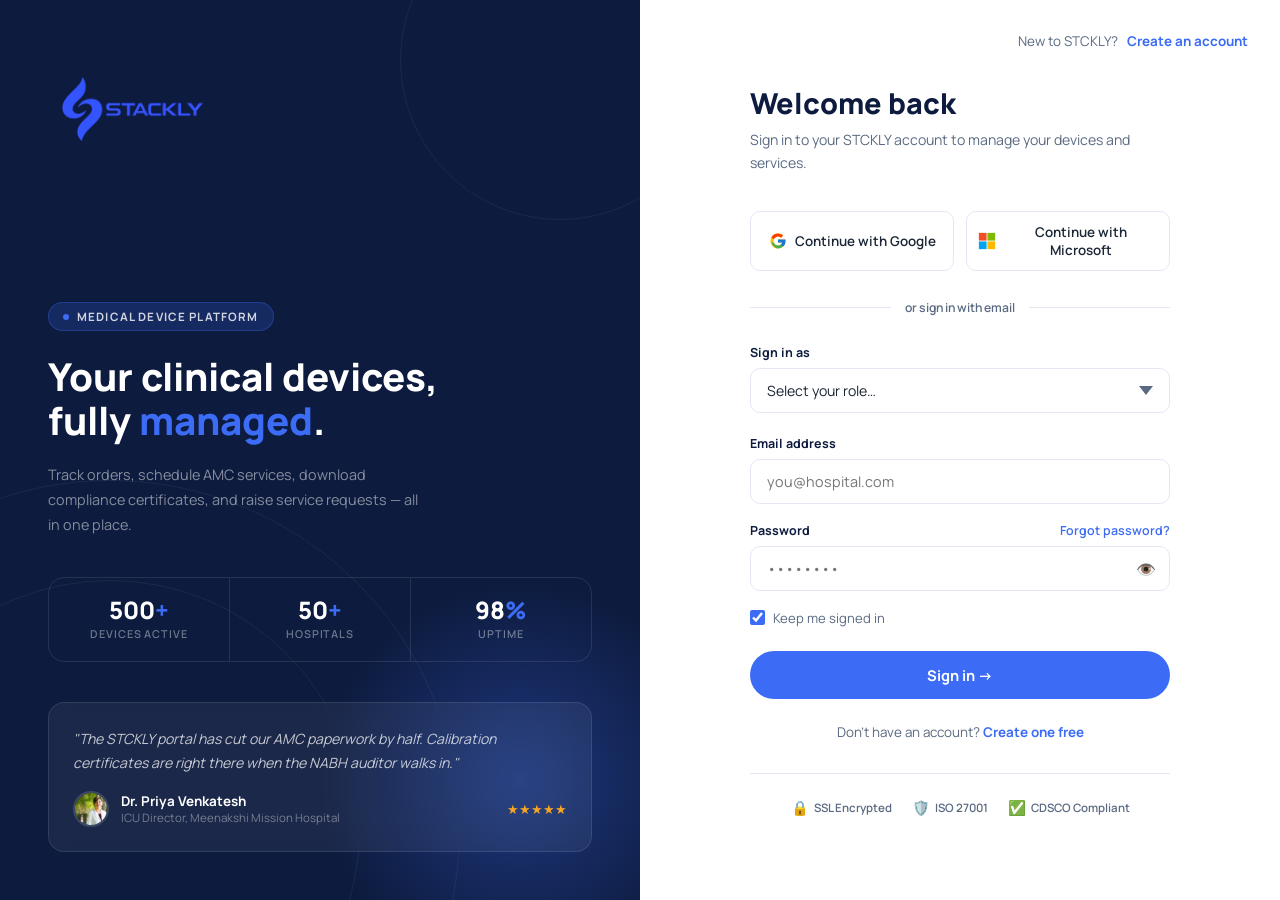
<file: login.html>
﻿<!DOCTYPE html>
<html lang="en">
<head>
<meta charset="UTF-8"/>
<meta name="viewport" content="width=device-width,initial-scale=1.0"/>
<title>Sign In — STCKLY Medical Devices</title>
<link href="https://fonts.googleapis.com/css2?family=Manrope:wght@300;400;500;600;700;800&display=swap" rel="stylesheet"/>
<style>
*,*::before,*::after{box-sizing:border-box;margin:0;padding:0}
:root{
  --blue:#3c6cf5;--blue-dark:#1a3ec5;--blue-light:#eef1ff;
  --navy:#0d1b3e;--text:#1a2535;--muted:#5a6a82;
  --border:#e4e8f5;--white:#fff;--bg:#f7f9ff;
  --red:#ff3b3b;--green:#22c55e;
}
html,body{height:100%;font-family:'Manrope',sans-serif;color:var(--text);background:var(--white)}
a{text-decoration:none;color:inherit}

/* ── LAYOUT ── */
.auth-wrap{display:grid;grid-template-columns:1fr 1fr;min-height:100vh}

/* ── LEFT PANEL ── */
.auth-left{background:var(--navy);position:relative;overflow:hidden;display:flex;flex-direction:column;padding:48px}
.al-circles{position:absolute;inset:0;pointer-events:none}
.al-circle{position:absolute;border-radius:50%;border:1px solid rgba(255,255,255,.06)}
.alc1{width:500px;height:500px;bottom:-180px;left:-140px}
.alc2{width:700px;height:700px;bottom:-280px;left:-240px}
.alc3{width:320px;height:320px;top:-100px;right:-80px}
.al-blob{position:absolute;width:400px;height:400px;border-radius:50%;background:radial-gradient(circle,rgba(60,108,245,.35) 0%,transparent 70%);bottom:-80px;right:-80px;pointer-events:none}

/* Brand mark */
.al-logo{display:flex;align-items:center;gap:10px;margin-bottom:auto;position:relative;z-index:2}
.al-logo-icon{width:38px;height:38px;background:var(--blue);border-radius:10px;display:flex;align-items:center;justify-content:center;color:#fff;font-weight:800;font-size:1.1rem}
.al-logo-name{font-size:1.3rem;font-weight:800;color:#fff;letter-spacing:.04em}
.al-logo-name span{color:var(--blue)}

/* Main copy */
.al-body{position:relative;z-index:2;margin-top:auto}
.al-eyebrow{display:inline-flex;align-items:center;gap:8px;background:rgba(60,108,245,.2);border:1px solid rgba(60,108,245,.3);color:rgba(255,255,255,.8);font-size:.72rem;font-weight:700;letter-spacing:.1em;text-transform:uppercase;padding:6px 14px;border-radius:50px;margin-bottom:24px}
.al-eyebrow::before{content:'';width:6px;height:6px;background:var(--blue);border-radius:50%;animation:pulse 2s infinite}
@keyframes pulse{0%,100%{box-shadow:0 0 0 0 rgba(60,108,245,.5)}70%{box-shadow:0 0 0 10px rgba(60,108,245,0)}}
.al-headline{font-size:clamp(1.8rem,3vw,2.6rem);font-weight:800;color:#fff;line-height:1.15;margin-bottom:18px}
.al-headline em{font-style:normal;color:var(--blue)}
.al-sub{font-size:.9rem;color:rgba(255,255,255,.5);line-height:1.75;max-width:380px;margin-bottom:40px}

/* Stats row */
.al-stats{display:flex;gap:0;border:1px solid rgba(255,255,255,.1);border-radius:16px;overflow:hidden;margin-bottom:40px}
.al-stat{flex:1;padding:20px;border-right:1px solid rgba(255,255,255,.1);text-align:center}
.al-stat:last-child{border-right:none}
.als-num{font-size:1.5rem;font-weight:800;color:#fff;line-height:1;margin-bottom:4px}
.als-num span{color:var(--blue)}
.als-lbl{font-size:.68rem;font-weight:600;color:rgba(255,255,255,.4);letter-spacing:.08em;text-transform:uppercase}

/* Testimonial card */
.al-testi{background:rgba(255,255,255,.06);border:1px solid rgba(255,255,255,.1);border-radius:16px;padding:24px;backdrop-filter:blur(8px)}
.alt-quote{font-size:.88rem;color:rgba(255,255,255,.75);line-height:1.7;margin-bottom:16px;font-style:italic}
.alt-author{display:flex;align-items:center;gap:12px}
.alt-avatar{width:36px;height:36px;border-radius:50%;overflow:hidden;border:2px solid rgba(255,255,255,.15);flex-shrink:0}
.alt-avatar img{height:100%;object-fit:cover}
.alt-name{font-size:.84rem;font-weight:700;color:#fff}
.alt-role{font-size:.72rem;color:rgba(255,255,255,.4)}
.alt-stars{margin-left:auto;color:#f5a623;font-size:.82rem}

/* ── RIGHT PANEL ── */
.auth-right{display:flex;flex-direction:column;justify-content:center;align-items:center;padding:48px;background:#fff;position:relative}
.ar-top{position:absolute;top:32px;right:32px;font-size:.84rem;color:var(--muted)}
.ar-top a{color:var(--blue);font-weight:700;margin-left:6px}

.auth-form-box{width:100%;max-width:420px}
.af-title{font-size:1.8rem;font-weight:800;color:var(--navy);margin-bottom:6px}
.af-sub{font-size:.88rem;color:var(--muted);margin-bottom:36px;line-height:1.6}

/* Social sign-in */
.social-login{display:grid;grid-template-columns:1fr 1fr;gap:12px;margin-bottom:28px}
.sl-btn{display:flex;align-items:center;justify-content:center;gap:8px;padding:11px;border-radius:10px;border:1.5px solid var(--border);background:#fff;font-family:'Manrope',sans-serif;font-size:.84rem;font-weight:600;color:var(--text);cursor:pointer;transition:all .2s}
.sl-btn:hover{border-color:var(--blue);background:var(--blue-light);color:var(--blue)}
.sl-btn svg{width:18px;height:18px;flex-shrink:0}

/* Divider */
.divider{display:flex;align-items:center;gap:14px;margin-bottom:28px}
.divider::before,.divider::after{content:'';flex:1;height:1px;background:var(--border)}
.divider span{font-size:.76rem;font-weight:600;color:var(--muted);white-space:nowrap}

/* Form fields */
.field{margin-bottom:18px;position:relative}
.field-label{display:flex;justify-content:space-between;align-items:center;font-size:.78rem;font-weight:700;color:var(--navy);margin-bottom:7px}
.field-label a{color:var(--blue);font-weight:600}
.field-input{width:100%;padding:12px 16px;border:1.5px solid var(--border);border-radius:10px;font-family:'Manrope',sans-serif;font-size:.9rem;color:var(--text);background:#fff;outline:none;transition:border-color .2s,box-shadow .2s}
.field-input:focus{border-color:var(--blue);box-shadow:0 0 0 3px rgba(60,108,245,.08)}
.field-input.error{border-color:var(--red)}
.field-input.success{border-color:var(--green)}
.field-icon{position:absolute;right:14px;top:50%;transform:translateY(-50%);margin-top:13px;cursor:pointer;color:var(--muted);font-size:1rem;user-select:none}
.field-error{font-size:.74rem;color:var(--red);font-weight:600;margin-top:5px;display:none}
.field-error.show{display:block}

/* Role selector */
.role-select{display:grid;grid-template-columns:1fr 1fr;gap:10px;margin-bottom:18px}
.role-btn{padding:11px;border-radius:10px;border:1.5px solid var(--border);background:#fff;font-family:'Manrope',sans-serif;font-size:.82rem;font-weight:600;color:var(--muted);cursor:pointer;text-align:center;transition:all .2s;display:flex;align-items:center;justify-content:center;gap:7px}
.role-btn.active{border-color:var(--blue);background:var(--blue-light);color:var(--blue);font-weight:700}

/* Remember me */
.field-row{display:flex;align-items:center;justify-content:space-between;margin-bottom:24px}
.remember{display:flex;align-items:center;gap:8px;font-size:.82rem;color:var(--muted);cursor:pointer}
.remember input{accent-color:var(--blue);width:15px;height:15px}

/* Submit */
.auth-submit{width:100%;padding:14px;background:var(--blue);color:#fff;border:none;border-radius:50px;font-family:'Manrope',sans-serif;font-size:.92rem;font-weight:700;cursor:pointer;transition:all .2s;display:flex;align-items:center;justify-content:center;gap:8px;position:relative;overflow:hidden}
.auth-submit:hover{background:var(--blue-dark);transform:translateY(-1px);box-shadow:0 10px 24px rgba(60,108,245,.35)}
.auth-submit:active{transform:translateY(0)}
.auth-submit .btn-loader{display:none;width:18px;height:18px;border:2px solid rgba(255,255,255,.4);border-top-color:#fff;border-radius:50%;animation:spin .7s linear infinite}
@keyframes spin{to{transform:rotate(360deg)}}
.auth-submit.loading .btn-text{display:none}
.auth-submit.loading .btn-loader{display:block}

/* Bottom text */
.auth-bottom{text-align:center;margin-top:24px;font-size:.84rem;color:var(--muted)}
.auth-bottom a{color:var(--blue);font-weight:700}

/* Trust badges */
.trust-badges{display:flex;align-items:center;justify-content:center;gap:20px;margin-top:32px;padding-top:24px;border-top:1px solid var(--border)}
.trust-badge{display:flex;align-items:center;gap:5px;font-size:.72rem;color:var(--muted);font-weight:600}
.trust-badge span{font-size:.9rem}

/* Error alert */
.alert-box{display:none;padding:12px 16px;border-radius:10px;font-size:.84rem;font-weight:600;margin-bottom:20px;align-items:center;gap:10px}
.alert-box.error{background:#fff1f1;border:1.5px solid #fecaca;color:var(--red);display:flex}

/* Role Dropdown */
.role-dropdown-wrap{margin-bottom:22px}
.role-dropdown-label{font-size:.78rem;font-weight:700;color:var(--navy);margin-bottom:7px;display:block}
.role-dropdown-select{width:100%;padding:12px 42px 12px 16px;border:1.5px solid var(--border);border-radius:10px;font-family:'Manrope',sans-serif;font-size:.88rem;color:var(--text);background:#fff;outline:none;cursor:pointer;appearance:none;-webkit-appearance:none;background-image:url("data:image/svg+xml,%3Csvg xmlns='http://www.w3.org/2000/svg' width='14' height='9' viewBox='0 0 14 9'%3E%3Cpath fill='%235a6a82' d='M7 9L0 0h14z'/%3E%3C/svg%3E");background-repeat:no-repeat;background-position:right 16px center;transition:border-color .2s,box-shadow .2s}
.role-dropdown-select:focus{border-color:var(--blue);box-shadow:0 0 0 3px rgba(60,108,245,.08)}
.role-dropdown-select option{font-size:.88rem;padding:8px}
.alert-box.success{background:#f0fdf4;border:1.5px solid #bbf7d0;color:#15803d;display:flex}

/* ── RESPONSIVE ── */
@media(max-width:900px){
  .auth-wrap{grid-template-columns:1fr}
  .auth-left{display:none}
  .auth-right{padding:40px 28px}
}
@media(max-width:480px){
  .auth-right{padding:32px 20px}
  .social-login{grid-template-columns:1fr}
}
</style>
</head>
<body>

<div class="auth-wrap">

  <!-- ── LEFT PANEL ── -->
  <div class="auth-left">
    <div class="al-circles">
      <div class="al-circle alc1"></div>
      <div class="al-circle alc2"></div>
      <div class="al-circle alc3"></div>
    </div>
    <div class="al-blob"></div>

    <div class="al-logo" style="cursor:pointer" onclick="window.location='index.html'">
      <img src="assets/logo.webp" alt="Stackly Logo" style="height: 120px; width: auto;" />
    </div>

    <div class="al-body">
      <div class="al-eyebrow">Medical Device Platform</div>
      <h1 class="al-headline">Your clinical devices,<br>fully <em>managed</em>.</h1>
      <p class="al-sub">Track orders, schedule AMC services, download compliance certificates, and raise service requests — all in one place.</p>

      <div class="al-stats">
        <div class="al-stat">
          <div class="als-num">500<span>+</span></div>
          <div class="als-lbl">Devices Active</div>
        </div>
        <div class="al-stat">
          <div class="als-num">50<span>+</span></div>
          <div class="als-lbl">Hospitals</div>
        </div>
        <div class="al-stat">
          <div class="als-num">98<span>%</span></div>
          <div class="als-lbl">Uptime</div>
        </div>
      </div>

      <div class="al-testi">
        <div class="alt-quote">"The STCKLY portal has cut our AMC paperwork by half. Calibration certificates are right there when the NABH auditor walks in."</div>
        <div class="alt-author">
          <div class="alt-avatar"><img src="assets/image_5.webp" alt="Dr. Priya"/></div>
          <div>
            <div class="alt-name">Dr. Priya Venkatesh</div>
            <div class="alt-role">ICU Director, Meenakshi Mission Hospital</div>
          </div>
          <div class="alt-stars">★★★★★</div>
        </div>
      </div>
    </div>
  </div>

  <!-- ── RIGHT PANEL ── -->
  <div class="auth-right">
    <div class="ar-top">New to STCKLY? <a href="signup.html">Create an account</a></div>

    <div class="auth-form-box">
      <div class="af-title">Welcome back</div>
      <div class="af-sub">Sign in to your STCKLY account to manage your devices and services.</div>

      <!-- Error alert -->
      <div class="alert-box" id="loginAlert"></div>

      <!-- Social Sign-in -->
      <div class="social-login">
        <button class="sl-btn" onclick="socialLogin('Google')">
          <svg viewBox="0 0 48 48" xmlns="http://www.w3.org/2000/svg"><path fill="#FFC107" d="M43.6 20.1H42V20H24v8h11.3C33.7 32.7 29.3 36 24 36c-6.6 0-12-5.4-12-12s5.4-12 12-12c3.1 0 5.8 1.1 7.9 3l5.7-5.7C34.5 6.5 29.5 4 24 4 12.9 4 4 12.9 4 24s8.9 20 20 20 20-8.9 20-20c0-1.3-.1-2.6-.4-3.9z"/><path fill="#FF3D00" d="M6.3 14.7 13 19.6C14.8 15 19.1 12 24 12c3.1 0 5.8 1.1 7.9 3l5.7-5.7C34.5 6.5 29.5 4 24 4 16.3 4 9.7 8.3 6.3 14.7z"/><path fill="#4CAF50" d="M24 44c5.2 0 9.9-2 13.4-5.2l-6.2-5.3C29.3 35.3 26.8 36 24 36c-5.3 0-9.7-3.3-11.3-8H6.2C9.5 35.7 16.3 44 24 44z"/><path fill="#1976D2" d="M43.6 20.1H42V20H24v8h11.3c-.8 2.2-2.3 4.1-4.2 5.5l6.2 5.3C36.9 39.8 44 35 44 24c0-1.3-.1-2.6-.4-3.9z"/></svg>
          Continue with Google
        </button>
        <button class="sl-btn" onclick="socialLogin('Microsoft')">
          <svg viewBox="0 0 21 21" xmlns="http://www.w3.org/2000/svg"><rect x="1" y="1" width="9" height="9" fill="#F25022"/><rect x="11" y="1" width="9" height="9" fill="#7FBA00"/><rect x="1" y="11" width="9" height="9" fill="#00A4EF"/><rect x="11" y="11" width="9" height="9" fill="#FFB900"/></svg>
          Continue with Microsoft
        </button>
      </div>

      <div class="divider"><span>or sign in with email</span></div>

      <!-- Role Dropdown -->
      <div class="role-dropdown-wrap">
        <label class="role-dropdown-label" for="loginRole">Sign in as</label>
        <select class="role-dropdown-select" id="loginRole" onchange="updateRolePlaceholder(this)">
          <option value="" disabled selected>Select your role…</option>
          <option value="hospital">Admin</option>
          <option value="doctor">User</option>
        </select>
      </div>

      <!-- Form -->
      <div class="field">
        <div class="field-label">Email address</div>
        <input class="field-input" id="loginEmail" type="email" placeholder="you@hospital.com" autocomplete="email"/>
        <div class="field-error" id="emailErr">Please enter a valid email address.</div>
      </div>

      <div class="field">
        <div class="field-label">
          Password
          <a href="forgot-password.html">Forgot password?</a>
        </div>
        <input class="field-input" id="loginPassword" type="password" placeholder="••••••••" autocomplete="current-password"/>
        <span class="field-icon" id="pwToggle" onclick="togglePw('loginPassword','pwToggle')">👁️</span>
        <div class="field-error" id="pwErr">Password must be at least 8 characters.</div>
      </div>

      <div class="field-row">
        <label class="remember">
          <input type="checkbox" checked/> Keep me signed in
        </label>
      </div>

      <button class="auth-submit" id="loginBtn" onclick="handleLogin()">
        <span class="btn-text">Sign in →</span>
        <span class="btn-loader"></span>
      </button>

      <div class="auth-bottom">
        Don't have an account? <a href="signup.html">Create one free</a>
      </div>

      <div class="trust-badges">
        <div class="trust-badge"><span>🔒</span> SSL Encrypted</div>
        <div class="trust-badge"><span>🛡️</span> ISO 27001</div>
        <div class="trust-badge"><span>✅</span> CDSCO Compliant</div>
      </div>
    </div>
  </div>

</div>

<script>
function updateRolePlaceholder(sel) {
  const placeholders = {
    hospital: 'admin@hospital.com',
    doctor: 'dr.name@hospital.com',
    biomed: 'biomed@hospital.com',
    procurement: 'procurement@hospital.com'
  };
  document.getElementById('loginEmail').placeholder = placeholders[sel.value] || 'you@hospital.com';
}

function togglePw(inputId, iconId) {
  const input = document.getElementById(inputId);
  const icon = document.getElementById(iconId);
  if (input.type === 'password') {
    input.type = 'text';
    icon.textContent = '🙈';
  } else {
    input.type = 'password';
    icon.textContent = '👁️';
  }
}

function socialLogin(provider) {
  const btn = event.target.closest('.sl-btn');
  const orig = btn.innerHTML;
  btn.innerHTML = '<span style="font-size:.8rem">Connecting…</span>';
  btn.disabled = true;
  setTimeout(() => {
    window.location.href = 'user.html';
  }, 1200);
}

function showAlert(type, msg) {
  const el = document.getElementById('loginAlert');
  el.className = 'alert-box ' + type;
  el.innerHTML = (type === 'error' ? '⚠️ ' : '✅ ') + msg;
  el.style.display = 'flex';
}

function handleLogin() {
  const email = document.getElementById('loginEmail').value.trim();
  const password = document.getElementById('loginPassword').value;
  const role = document.getElementById('loginRole').value;
  const btn = document.getElementById('loginBtn');
  let valid = true;

  // Clear errors
  document.getElementById('emailErr').classList.remove('show');
  document.getElementById('pwErr').classList.remove('show');
  document.getElementById('loginEmail').classList.remove('error');
  document.getElementById('loginPassword').classList.remove('error');
  document.getElementById('loginAlert').className = 'alert-box';
  document.getElementById('loginAlert').style.display = 'none';

  // Validate role selection
  if (!role) {
    showAlert('error', 'Please select your role before signing in.');
    return;
  }

  // Validate email
  if (!email || !/^[^\s@]+@[^\s@]+\.[^\s@]+$/.test(email)) {
    document.getElementById('emailErr').classList.add('show');
    document.getElementById('loginEmail').classList.add('error');
    valid = false;
  }
  // Validate password
  if (!password || password.length < 8) {
    document.getElementById('pwErr').classList.add('show');
    document.getElementById('loginPassword').classList.add('error');
    valid = false;
  }

  if (!valid) return;

  // Simulate login
  btn.classList.add('loading');
  btn.disabled = true;

  setTimeout(() => {
    // Save login info to localStorage for profile display
    localStorage.setItem('stckly_email', email);
    localStorage.setItem('stckly_role', role);

    // Redirect based on selected role
    if (role === 'hospital') {
      showAlert('success', 'Welcome, Admin! Redirecting to dashboard…');
      setTimeout(() => window.location.href = 'admin.html', 800);
    } else if (role === 'doctor') {
      showAlert('success', 'Signed in successfully! Redirecting…');
      setTimeout(() => window.location.href = 'user.html', 800);
    }
    btn.classList.remove('loading');
    btn.disabled = false;
  }, 1400);
}

// Enter key submits
document.addEventListener('keydown', e => {
  if (e.key === 'Enter') handleLogin();
});
</script>
</body>
</html>
</file>
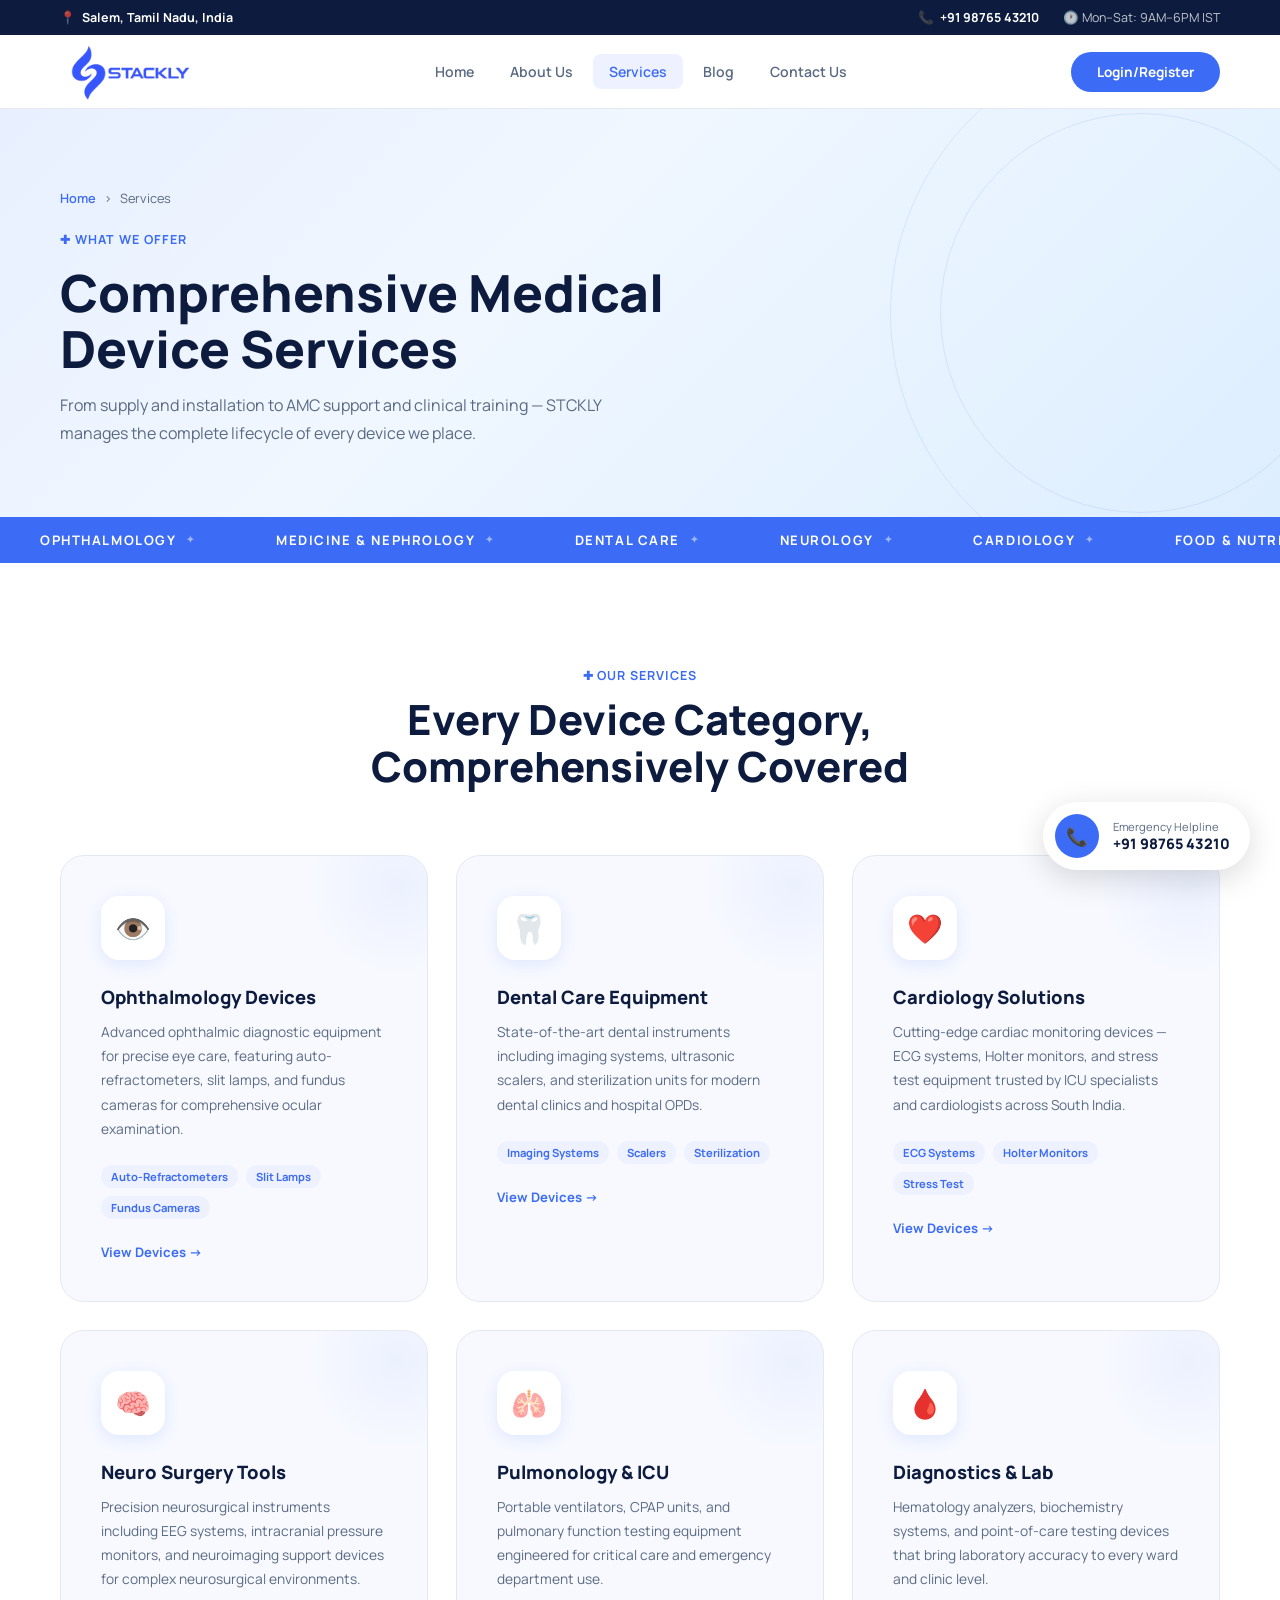
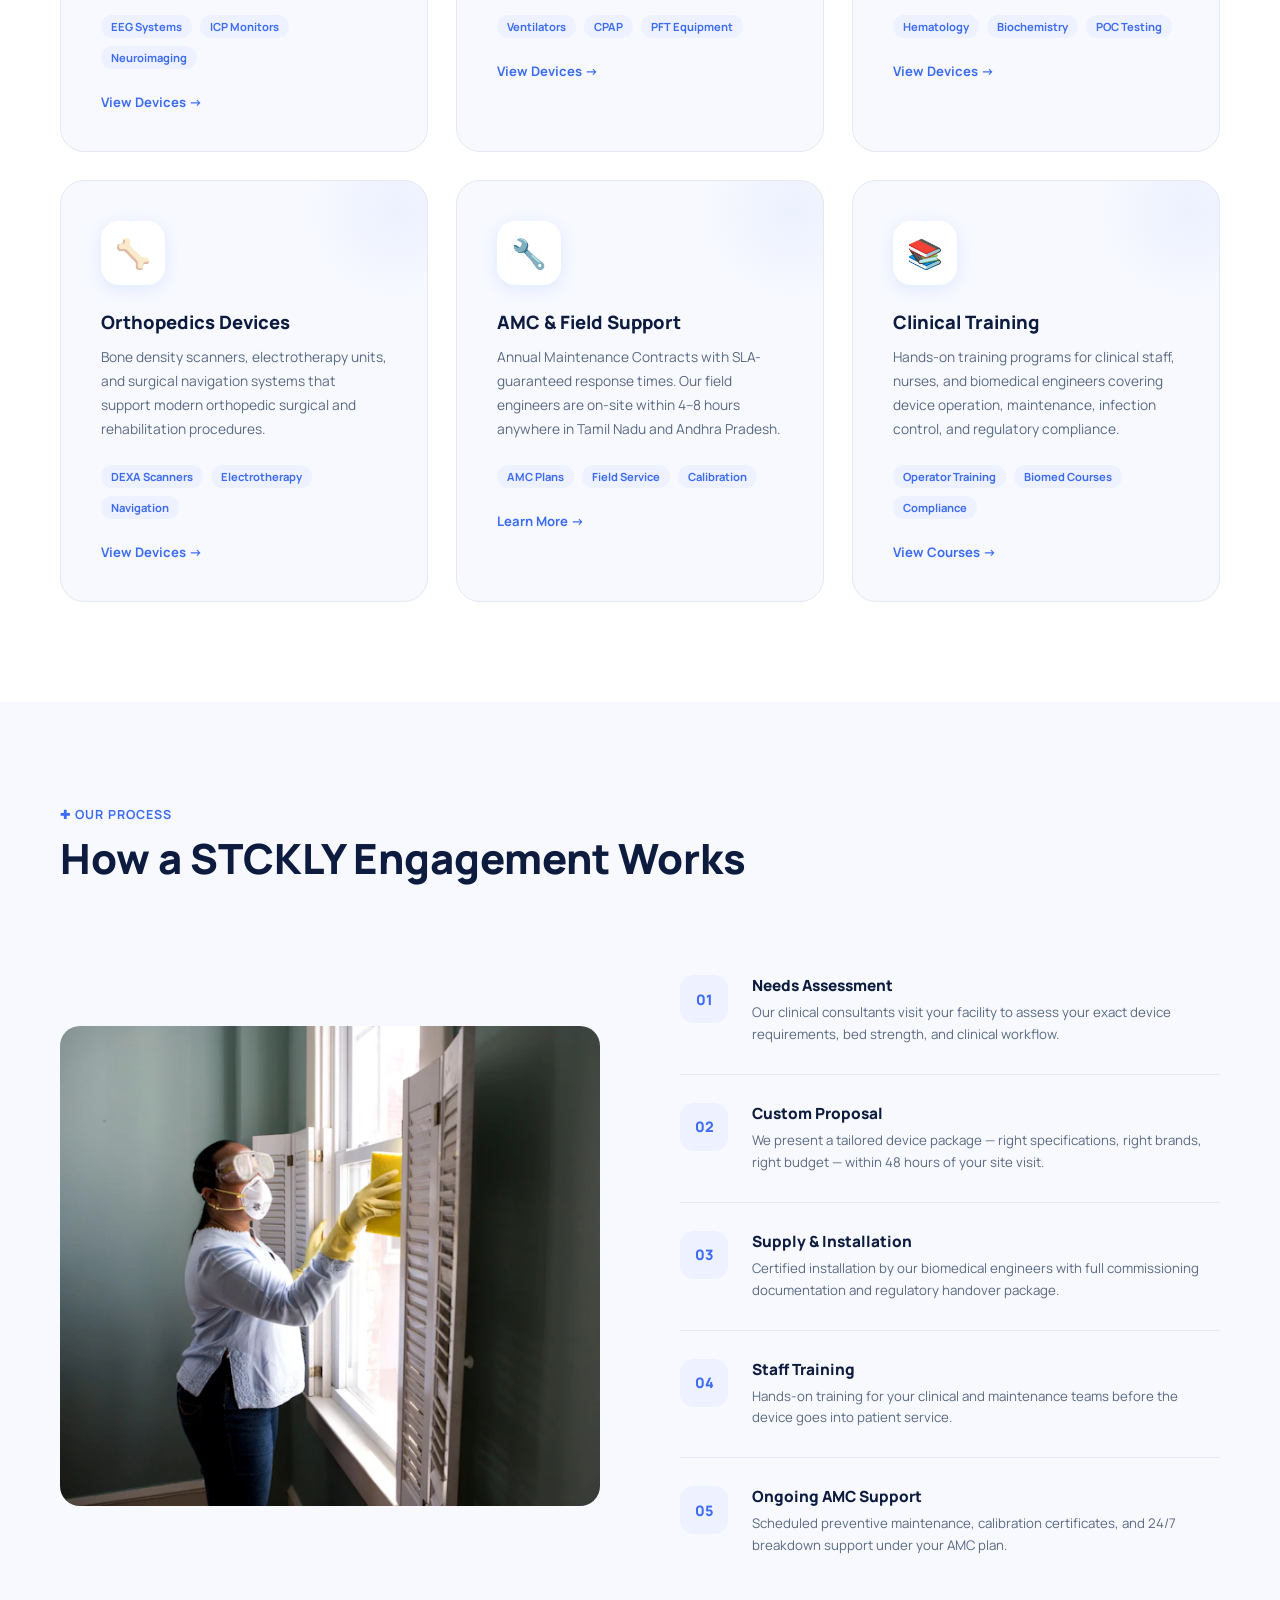
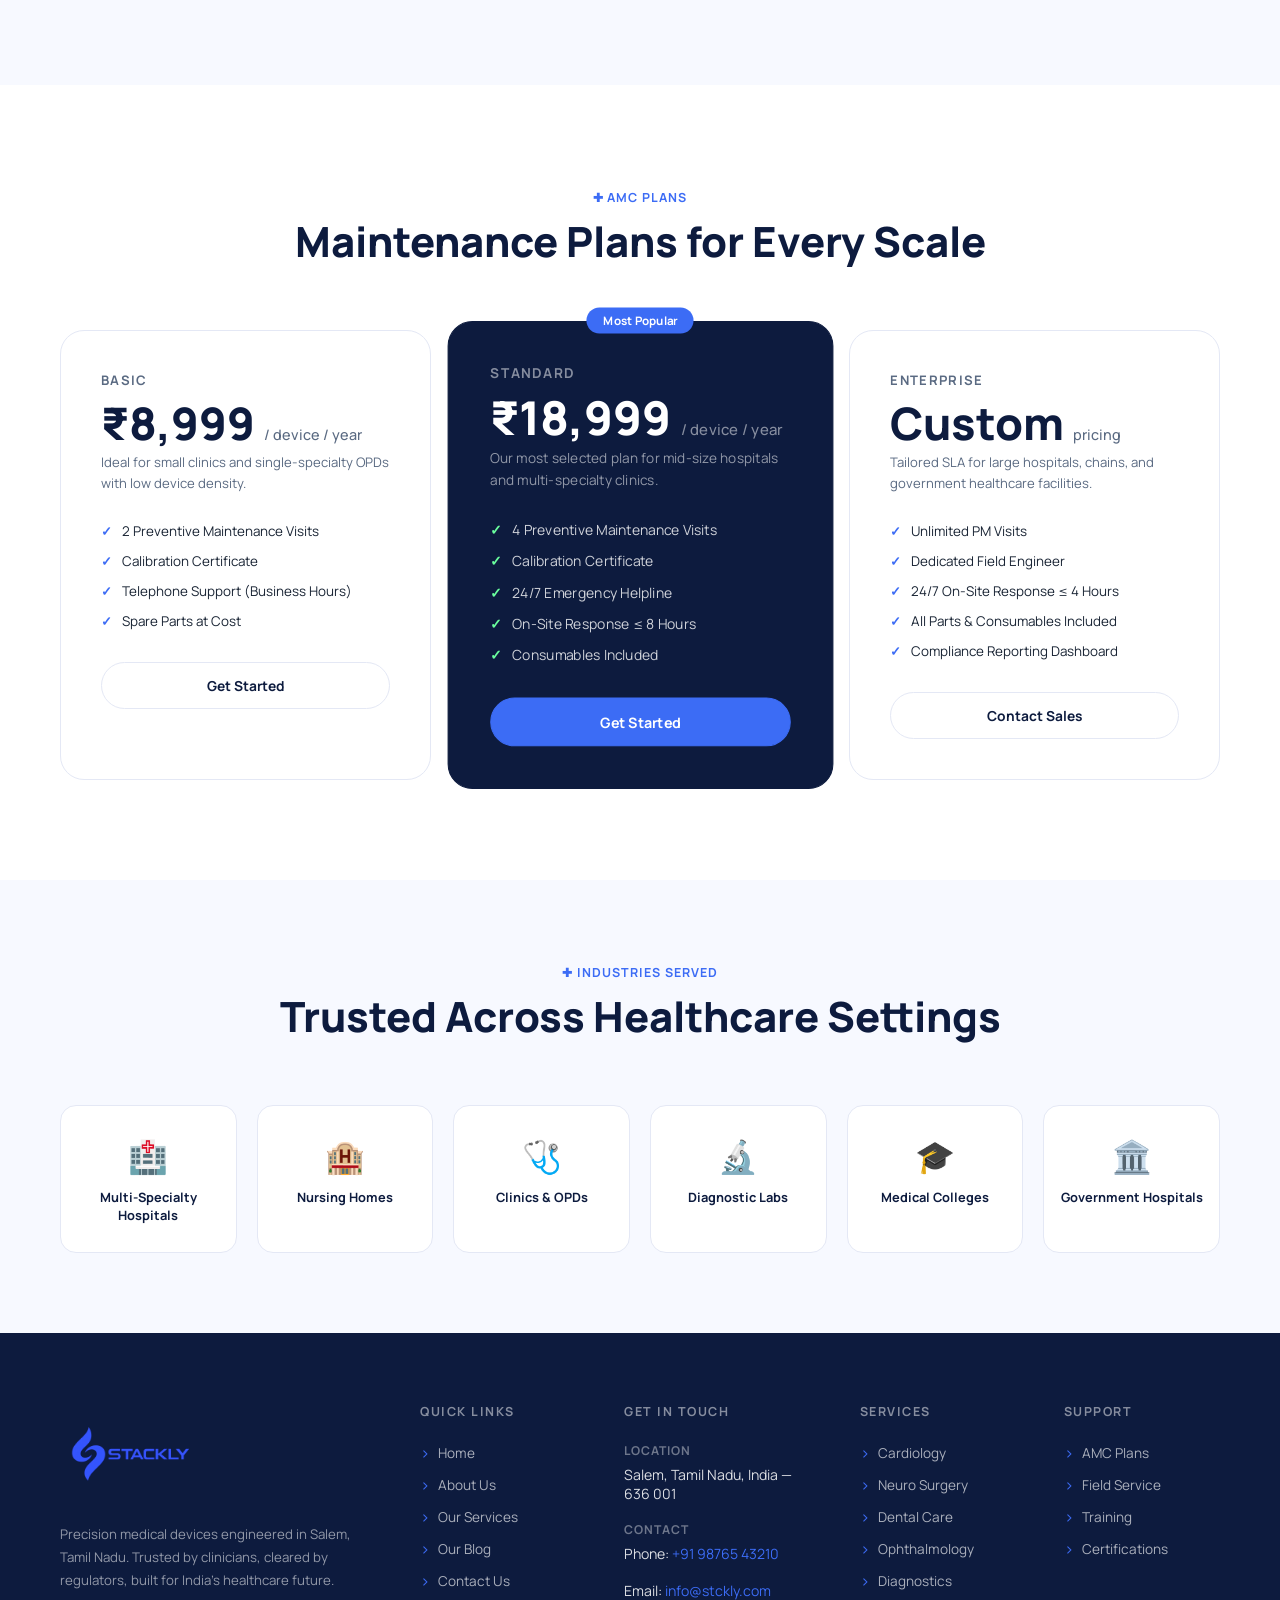
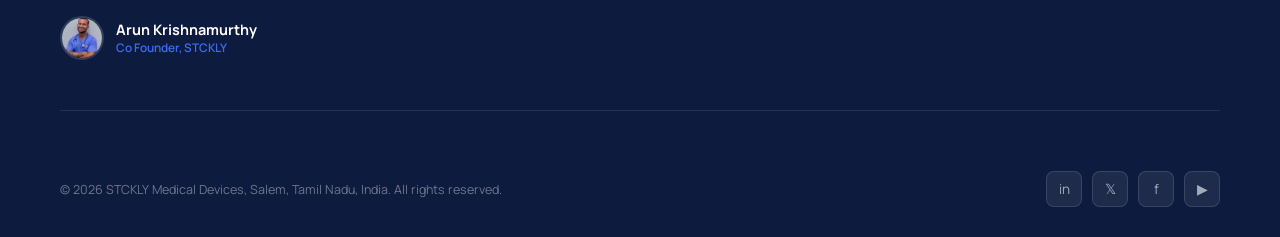
<file: services.html>
﻿<!DOCTYPE html>
<html lang="en">
<head>
<meta charset="UTF-8"/>
<meta name="viewport" content="width=device-width,initial-scale=1.0"/>
<title>Services — STCKLY Medical Devices</title>
<link href="https://fonts.googleapis.com/css2?family=Manrope:wght@300;400;500;600;700;800&family=Playfair+Display:ital,wght@0,700;0,800;1,700&display=swap" rel="stylesheet"/>
<link rel="stylesheet" href="style.css">
<style>
.page-hero{background:linear-gradient(135deg,#e8f0ff 0%,#f0f7ff 40%,#ddeeff 100%);padding:80px 60px 70px;position:relative;overflow:hidden}
.page-hero-circles{position:absolute;right:0;top:50%;transform:translateY(-50%);pointer-events:none}
.page-hero-circle{position:absolute;border-radius:50%;border:1px solid rgba(60,108,245,.12)}
.phc1{width:400px;height:400px;top:50%;right:-60px;transform:translateY(-50%)}
.phc2{width:550px;height:550px;top:50%;right:-160px;transform:translateY(-50%)}
.breadcrumb{display:flex;align-items:center;gap:8px;font-size:.8rem;color:var(--muted);margin-bottom:20px}
.breadcrumb a{color:var(--blue);font-weight:600}
.page-hero-title{font-size:clamp(2rem,4vw,3.2rem);font-weight:800;color:var(--navy);margin-bottom:14px;line-height:1.1}
.page-hero-sub{font-size:1rem;color:var(--muted);max-width:560px;line-height:1.75}

/* SERVICES FULL LIST */
.services-full{padding:100px 60px;background:#fff}
.svc-big-grid{display:grid;grid-template-columns:repeat(3,1fr);gap:28px;margin-top:64px}
.svc-big-card{background:var(--bg);border-radius:24px;padding:40px;border:1.5px solid var(--border);transition:all .4s;cursor:pointer;position:relative;overflow:hidden}
.svc-big-card:hover{border-color:var(--blue);transform:translateY(-6px);box-shadow:0 20px 50px rgba(60,108,245,.12);background:#fff}
.svc-big-card::before{content:'';position:absolute;top:-60px;right:-60px;width:180px;height:180px;border-radius:50%;background:radial-gradient(circle,rgba(60,108,245,.06) 0%,transparent 70%);transition:transform .5s}
.svc-big-card:hover::before{transform:scale(1.5)}
.svc-big-icon{width:64px;height:64px;border-radius:18px;background:#fff;display:flex;align-items:center;justify-content:center;font-size:1.8rem;margin-bottom:24px;box-shadow:0 4px 16px rgba(60,108,245,.12);transition:all .3s}
.svc-big-card:hover .svc-big-icon{background:var(--blue);transform:scale(1.05)}
.svc-big-name{font-size:1.15rem;font-weight:800;color:var(--navy);margin-bottom:10px}
.svc-big-desc{font-size:.86rem;color:var(--muted);line-height:1.75;margin-bottom:24px}
.svc-big-tags{display:flex;gap:8px;flex-wrap:wrap;margin-bottom:24px}
.svc-tag{background:var(--blue-light);color:var(--blue);font-size:.7rem;font-weight:700;padding:4px 10px;border-radius:50px}
.svc-big-link{font-size:.82rem;font-weight:700;color:var(--blue);display:flex;align-items:center;gap:6px;transition:gap .2s}
.svc-big-card:hover .svc-big-link{gap:10px}

/* HOW WE WORK */
.how-section{padding:100px 60px;background:var(--bg)}
.how-grid{display:grid;grid-template-columns:1fr 1fr;gap:80px;align-items:center;margin-top:64px}
.how-img{border-radius:20px;overflow:hidden;height:480px}
.how-img img{height:100%;object-fit:cover}
.how-steps{display:flex;flex-direction:column;gap:0}
.how-step{display:flex;gap:24px;padding:28px 0;border-bottom:1px solid var(--border);position:relative}
.how-step:last-child{border-bottom:none}
.how-step-num{width:48px;height:48px;background:var(--blue-light);border-radius:14px;display:flex;align-items:center;justify-content:center;font-size:.9rem;font-weight:800;color:var(--blue);flex-shrink:0;transition:all .3s}
.how-step:hover .how-step-num{background:var(--blue);color:#fff}
.how-step-title{font-size:.96rem;font-weight:800;color:var(--navy);margin-bottom:6px}
.how-step-desc{font-size:.83rem;color:var(--muted);line-height:1.65}

/* AMC / SUPPORT PLANS */
.plans-section{padding:100px 60px;background:#fff}
.plans-grid{display:grid;grid-template-columns:repeat(3,1fr);gap:24px;margin-top:64px}
.plan-card{border-radius:24px;padding:40px;border:1.5px solid var(--border);position:relative;transition:all .3s}
.plan-card.featured{background:var(--navy);border-color:var(--navy);transform:scale(1.04)}
.plan-badge{position:absolute;top:-14px;left:50%;transform:translateX(-50%);background:var(--blue);color:#fff;font-size:.7rem;font-weight:700;padding:5px 16px;border-radius:50px;white-space:nowrap}
.plan-name{font-size:.82rem;font-weight:700;letter-spacing:.1em;text-transform:uppercase;color:var(--muted);margin-bottom:12px}
.plan-card.featured .plan-name{color:rgba(255,255,255,.5)}
.plan-price{font-size:2.8rem;font-weight:800;color:var(--navy);line-height:1;margin-bottom:6px}
.plan-card.featured .plan-price{color:#fff}
.plan-price span{font-size:.9rem;font-weight:500;color:var(--muted)}
.plan-card.featured .plan-price span{color:rgba(255,255,255,.5)}
.plan-desc{font-size:.82rem;color:var(--muted);margin-bottom:28px;line-height:1.6}
.plan-card.featured .plan-desc{color:rgba(255,255,255,.55)}
.plan-features{list-style:none;display:flex;flex-direction:column;gap:12px;margin-bottom:32px}
.plan-features li{display:flex;align-items:center;gap:10px;font-size:.84rem;color:var(--text)}
.plan-card.featured .plan-features li{color:rgba(255,255,255,.8)}
.plan-features li::before{content:'✓';color:var(--blue);font-weight:800;flex-shrink:0}
.plan-card.featured .plan-features li::before{color:#6aff9e}
.plan-btn{width:100%;padding:13px;border-radius:50px;font-family:'Manrope',sans-serif;font-size:.86rem;font-weight:700;cursor:pointer;border:1.5px solid var(--border);background:#fff;color:var(--navy);transition:all .2s}
.plan-btn:hover,.plan-card.featured .plan-btn{background:var(--blue);color:#fff;border-color:var(--blue)}
.plan-card.featured .plan-btn:hover{background:var(--blue-dark)}

/* INDUSTRIES SERVED */
.industries-section{padding:80px 60px;background:var(--bg)}
.industries-grid{display:grid;grid-template-columns:repeat(6,1fr);gap:20px;margin-top:48px}
.ind-card{background:#fff;border-radius:16px;padding:28px 16px;text-align:center;border:1.5px solid var(--border);transition:all .3s;cursor:pointer}
.ind-card:hover{border-color:var(--blue);transform:translateY(-4px);box-shadow:0 12px 30px rgba(60,108,245,.1)}
.ind-icon{font-size:2rem;margin-bottom:10px}
.ind-name{font-size:.8rem;font-weight:700;color:var(--navy)}

@media(max-width:1100px){
  .svc-big-grid{grid-template-columns:repeat(2,1fr)}
  .industries-grid{grid-template-columns:repeat(3,1fr)}
  .plans-grid{grid-template-columns:1fr}
  .plan-card.featured{transform:none}
}
@media(max-width:800px){
  .page-hero,.services-full,.how-section,.plans-section,.industries-section{padding:70px 24px}
  .svc-big-grid{grid-template-columns:1fr}
  .how-grid{grid-template-columns:1fr}
  .how-img{height:240px}
  .industries-grid{grid-template-columns:repeat(2,1fr)}
}
</style>
</head>
<body>

<div class="call-widget">
  <div class="cw-icon">📞</div>
  <div><div class="cw-lbl">Emergency Helpline</div><div class="cw-num">+91 98765 43210</div></div>
</div>

<div class="mobile-menu" id="mobileMenu">
  <span class="mobile-close" onclick="closeMobile()">✕</span>
  <a href="index.html">Home</a>
  <a href="about.html">About Us</a>
  <a href="services.html">Services</a>
  <a href="blog.html">Blog</a>
  <a href="contact.html">Contact Us</a>
</div>

<div class="topbar">
  <span>📍 <b>Salem, Tamil Nadu, India</b></span>
  <div class="topbar-right">
    <span>📞 <b>+91 98765 43210</b></span>
    <span>🕐 Mon–Sat: 9AM–6PM IST</span>
  </div>
</div>

<nav id="navbar">
  <div class="nav-logo"><img src="assets/logo.webp" alt="Stackly Logo" style="height: 100px; width: auto;" /></div>
  <ul class="nav-links">
    <li><a href="index.html">Home</a></li>
    <li><a href="about.html">About Us</a></li>
    <li><a href="services.html" class="active">Services</a></li>
    <li><a href="blog.html">Blog</a></li>
    <li><a href="contact.html">Contact Us</a></li>
  </ul>
  <button class="nav-emergency" onclick="window.location='login.html'">Login/Register</button>
  <div class="hamburger" onclick="openMobile()"><span></span><span></span><span></span></div>
</nav>

<!-- Page Hero -->
<section class="page-hero">
  <div class="page-hero-circles"><div class="page-hero-circle phc1"></div><div class="page-hero-circle phc2"></div></div>
  <div class="breadcrumb reveal"><a href="index.html">Home</a><span>›</span><span>Services</span></div>
  <div class="about-tag reveal">✚ What We Offer</div>
  <h1 class="page-hero-title reveal">Comprehensive Medical<br>Device Services</h1>
  <p class="page-hero-sub reveal">From supply and installation to AMC support and clinical training — STCKLY manages the complete lifecycle of every device we place.</p>
</section>

<!-- Marquee -->
<div class="marquee-wrap">
  <div class="marquee-track">
    <span class="marquee-item">Ophthalmology <span>✦</span></span>
    <span class="marquee-item">Medicine &amp; Nephrology <span>✦</span></span>
    <span class="marquee-item">Dental Care <span>✦</span></span>
    <span class="marquee-item">Neurology <span>✦</span></span>
    <span class="marquee-item">Cardiology <span>✦</span></span>
    <span class="marquee-item">Food &amp; Nutrition <span>✦</span></span>
    <span class="marquee-item">ISO 13485 Certified <span>✦</span></span>
    <span class="marquee-item">CDSCO Compliant <span>✦</span></span>
    <span class="marquee-item">Ophthalmology <span>✦</span></span>
    <span class="marquee-item">Medicine &amp; Nephrology <span>✦</span></span>
    <span class="marquee-item">Dental Care <span>✦</span></span>
    <span class="marquee-item">Neurology <span>✦</span></span>
    <span class="marquee-item">Cardiology <span>✦</span></span>
    <span class="marquee-item">Food &amp; Nutrition <span>✦</span></span>
  </div>
</div>

<!-- Services Grid -->
<section class="services-full">
  <div class="section-header reveal">
    <div class="about-tag" style="justify-content:center;display:inline-flex;margin-bottom:12px">✚ Our Services</div>
    <h2 class="section-title">Every Device Category,<br>Comprehensively Covered</h2>
  </div>
  <div class="svc-big-grid stagger-wrap">
    <div class="svc-big-card reveal">
      <div class="svc-big-icon">👁️</div>
      <div class="svc-big-name">Ophthalmology Devices</div>
      <div class="svc-big-desc">Advanced ophthalmic diagnostic equipment for precise eye care, featuring auto-refractometers, slit lamps, and fundus cameras for comprehensive ocular examination.</div>
      <div class="svc-big-tags"><span class="svc-tag">Auto-Refractometers</span><span class="svc-tag">Slit Lamps</span><span class="svc-tag">Fundus Cameras</span></div>
      <a class="svc-big-link" href="#">View Devices →</a>
    </div>
    <div class="svc-big-card reveal">
      <div class="svc-big-icon">🦷</div>
      <div class="svc-big-name">Dental Care Equipment</div>
      <div class="svc-big-desc">State-of-the-art dental instruments including imaging systems, ultrasonic scalers, and sterilization units for modern dental clinics and hospital OPDs.</div>
      <div class="svc-big-tags"><span class="svc-tag">Imaging Systems</span><span class="svc-tag">Scalers</span><span class="svc-tag">Sterilization</span></div>
      <a class="svc-big-link" href="#">View Devices →</a>
    </div>
    <div class="svc-big-card reveal">
      <div class="svc-big-icon">❤️</div>
      <div class="svc-big-name">Cardiology Solutions</div>
      <div class="svc-big-desc">Cutting-edge cardiac monitoring devices — ECG systems, Holter monitors, and stress test equipment trusted by ICU specialists and cardiologists across South India.</div>
      <div class="svc-big-tags"><span class="svc-tag">ECG Systems</span><span class="svc-tag">Holter Monitors</span><span class="svc-tag">Stress Test</span></div>
      <a class="svc-big-link" href="#">View Devices →</a>
    </div>
    <div class="svc-big-card reveal">
      <div class="svc-big-icon">🧠</div>
      <div class="svc-big-name">Neuro Surgery Tools</div>
      <div class="svc-big-desc">Precision neurosurgical instruments including EEG systems, intracranial pressure monitors, and neuroimaging support devices for complex neurosurgical environments.</div>
      <div class="svc-big-tags"><span class="svc-tag">EEG Systems</span><span class="svc-tag">ICP Monitors</span><span class="svc-tag">Neuroimaging</span></div>
      <a class="svc-big-link" href="#">View Devices →</a>
    </div>
    <div class="svc-big-card reveal">
      <div class="svc-big-icon">🫁</div>
      <div class="svc-big-name">Pulmonology & ICU</div>
      <div class="svc-big-desc">Portable ventilators, CPAP units, and pulmonary function testing equipment engineered for critical care and emergency department use.</div>
      <div class="svc-big-tags"><span class="svc-tag">Ventilators</span><span class="svc-tag">CPAP</span><span class="svc-tag">PFT Equipment</span></div>
      <a class="svc-big-link" href="#">View Devices →</a>
    </div>
    <div class="svc-big-card reveal">
      <div class="svc-big-icon">🩸</div>
      <div class="svc-big-name">Diagnostics & Lab</div>
      <div class="svc-big-desc">Hematology analyzers, biochemistry systems, and point-of-care testing devices that bring laboratory accuracy to every ward and clinic level.</div>
      <div class="svc-big-tags"><span class="svc-tag">Hematology</span><span class="svc-tag">Biochemistry</span><span class="svc-tag">POC Testing</span></div>
      <a class="svc-big-link" href="#">View Devices →</a>
    </div>
    <div class="svc-big-card reveal">
      <div class="svc-big-icon">🦴</div>
      <div class="svc-big-name">Orthopedics Devices</div>
      <div class="svc-big-desc">Bone density scanners, electrotherapy units, and surgical navigation systems that support modern orthopedic surgical and rehabilitation procedures.</div>
      <div class="svc-big-tags"><span class="svc-tag">DEXA Scanners</span><span class="svc-tag">Electrotherapy</span><span class="svc-tag">Navigation</span></div>
      <a class="svc-big-link" href="#">View Devices →</a>
    </div>
    <div class="svc-big-card reveal">
      <div class="svc-big-icon">🔧</div>
      <div class="svc-big-name">AMC & Field Support</div>
      <div class="svc-big-desc">Annual Maintenance Contracts with SLA-guaranteed response times. Our field engineers are on-site within 4–8 hours anywhere in Tamil Nadu and Andhra Pradesh.</div>
      <div class="svc-big-tags"><span class="svc-tag">AMC Plans</span><span class="svc-tag">Field Service</span><span class="svc-tag">Calibration</span></div>
      <a class="svc-big-link" href="#">Learn More →</a>
    </div>
    <div class="svc-big-card reveal">
      <div class="svc-big-icon">📚</div>
      <div class="svc-big-name">Clinical Training</div>
      <div class="svc-big-desc">Hands-on training programs for clinical staff, nurses, and biomedical engineers covering device operation, maintenance, infection control, and regulatory compliance.</div>
      <div class="svc-big-tags"><span class="svc-tag">Operator Training</span><span class="svc-tag">Biomed Courses</span><span class="svc-tag">Compliance</span></div>
      <a class="svc-big-link" href="#">View Courses →</a>
    </div>
  </div>
</section>

<!-- How We Work -->
<section class="how-section">
  <div class="section-header reveal" style="text-align:left;margin-bottom:0">
    <div class="about-tag" style="margin-bottom:12px">✚ Our Process</div>
    <h2 class="section-title">How a STCKLY Engagement Works</h2>
  </div>
  <div class="how-grid">
    <div class="how-img reveal left">
      <img src="assets/image_13.webp" alt="Process"/>
    </div>
    <div class="how-steps reveal">
      <div class="how-step">
        <div class="how-step-num">01</div>
        <div>
          <div class="how-step-title">Needs Assessment</div>
          <div class="how-step-desc">Our clinical consultants visit your facility to assess your exact device requirements, bed strength, and clinical workflow.</div>
        </div>
      </div>
      <div class="how-step">
        <div class="how-step-num">02</div>
        <div>
          <div class="how-step-title">Custom Proposal</div>
          <div class="how-step-desc">We present a tailored device package — right specifications, right brands, right budget — within 48 hours of your site visit.</div>
        </div>
      </div>
      <div class="how-step">
        <div class="how-step-num">03</div>
        <div>
          <div class="how-step-title">Supply & Installation</div>
          <div class="how-step-desc">Certified installation by our biomedical engineers with full commissioning documentation and regulatory handover package.</div>
        </div>
      </div>
      <div class="how-step">
        <div class="how-step-num">04</div>
        <div>
          <div class="how-step-title">Staff Training</div>
          <div class="how-step-desc">Hands-on training for your clinical and maintenance teams before the device goes into patient service.</div>
        </div>
      </div>
      <div class="how-step">
        <div class="how-step-num">05</div>
        <div>
          <div class="how-step-title">Ongoing AMC Support</div>
          <div class="how-step-desc">Scheduled preventive maintenance, calibration certificates, and 24/7 breakdown support under your AMC plan.</div>
        </div>
      </div>
    </div>
  </div>
</section>

<!-- AMC Plans -->
<section class="plans-section">
  <div class="section-header reveal">
    <div class="about-tag" style="justify-content:center;display:inline-flex;margin-bottom:12px">✚ AMC Plans</div>
    <h2 class="section-title">Maintenance Plans for Every Scale</h2>
  </div>
  <div class="plans-grid stagger-wrap">
    <div class="plan-card reveal">
      <div class="plan-name">Basic</div>
      <div class="plan-price">₹8,999 <span>/ device / year</span></div>
      <div class="plan-desc">Ideal for small clinics and single-specialty OPDs with low device density.</div>
      <ul class="plan-features">
        <li>2 Preventive Maintenance Visits</li>
        <li>Calibration Certificate</li>
        <li>Telephone Support (Business Hours)</li>
        <li>Spare Parts at Cost</li>
      </ul>
      <button class="plan-btn" onclick="window.location='contact.html'">Get Started</button>
    </div>
    <div class="plan-card featured reveal">
      <div class="plan-badge">Most Popular</div>
      <div class="plan-name">Standard</div>
      <div class="plan-price">₹18,999 <span>/ device / year</span></div>
      <div class="plan-desc">Our most selected plan for mid-size hospitals and multi-specialty clinics.</div>
      <ul class="plan-features">
        <li>4 Preventive Maintenance Visits</li>
        <li>Calibration Certificate</li>
        <li>24/7 Emergency Helpline</li>
        <li>On-Site Response ≤ 8 Hours</li>
        <li>Consumables Included</li>
      </ul>
      <button class="plan-btn" onclick="window.location='contact.html'">Get Started</button>
    </div>
    <div class="plan-card reveal">
      <div class="plan-name">Enterprise</div>
      <div class="plan-price">Custom <span>pricing</span></div>
      <div class="plan-desc">Tailored SLA for large hospitals, chains, and government healthcare facilities.</div>
      <ul class="plan-features">
        <li>Unlimited PM Visits</li>
        <li>Dedicated Field Engineer</li>
        <li>24/7 On-Site Response ≤ 4 Hours</li>
        <li>All Parts & Consumables Included</li>
        <li>Compliance Reporting Dashboard</li>
      </ul>
      <button class="plan-btn" onclick="window.location='contact.html'">Contact Sales</button>
    </div>
  </div>
</section>

<!-- Industries -->
<section class="industries-section">
  <div class="section-header reveal">
    <div class="about-tag" style="justify-content:center;display:inline-flex;margin-bottom:12px">✚ Industries Served</div>
    <h2 class="section-title">Trusted Across Healthcare Settings</h2>
  </div>
  <div class="industries-grid stagger-wrap">
    <div class="ind-card reveal"><div class="ind-icon">🏥</div><div class="ind-name">Multi-Specialty Hospitals</div></div>
    <div class="ind-card reveal"><div class="ind-icon">🏨</div><div class="ind-name">Nursing Homes</div></div>
    <div class="ind-card reveal"><div class="ind-icon">🩺</div><div class="ind-name">Clinics & OPDs</div></div>
    <div class="ind-card reveal"><div class="ind-icon">🔬</div><div class="ind-name">Diagnostic Labs</div></div>
    <div class="ind-card reveal"><div class="ind-icon">🎓</div><div class="ind-name">Medical Colleges</div></div>
    <div class="ind-card reveal"><div class="ind-icon">🏛️</div><div class="ind-name">Government Hospitals</div></div>
  </div>
</section>

<footer>
  <div class="footer-top">
    <div>
      <div class="footer-brand-logo"><img src="assets/logo.webp" alt="Stackly Logo" style="height: 100px; width: auto;" /></div>
      <p class="footer-desc">Precision medical devices engineered in Salem, Tamil Nadu. Trusted by clinicians, cleared by regulators, built for India's healthcare future.</p>
      <div class="footer-founder">
        <div class="founder-avatar"><img src="assets/image_2.webp" alt="Founder"/></div>
        <div><div class="founder-name">Arun Krishnamurthy</div><div class="founder-title">Co Founder, STCKLY</div></div>
      </div>
    </div>
    <div class="footer-col"><h5>Quick Links</h5><ul class="footer-list"><li><a href="index.html">Home</a></li><li><a href="about.html">About Us</a></li><li><a href="services.html">Our Services</a></li><li><a href="blog.html">Our Blog</a></li><li><a href="contact.html">Contact Us</a></li></ul></div>
    <div class="footer-col"><h5>Get In Touch</h5><div class="footer-contact-lbl">Location</div><div class="footer-contact-val">Salem, Tamil Nadu, India — 636 001</div><div class="footer-contact-lbl">Contact</div><div class="footer-contact-val">Phone: <a href="tel:+919876543210">+91 98765 43210</a></div><div class="footer-contact-val">Email: <a href="mailto:info@stckly.com">info@stckly.com</a></div></div>
    <div class="footer-col"><h5>Services</h5><ul class="footer-list"><li><a href="#">Cardiology</a></li><li><a href="#">Neuro Surgery</a></li><li><a href="#">Dental Care</a></li><li><a href="#">Ophthalmology</a></li><li><a href="#">Diagnostics</a></li></ul></div>
    <div class="footer-col"><h5>Support</h5><ul class="footer-list"><li><a href="#">AMC Plans</a></li><li><a href="#">Field Service</a></li><li><a href="#">Training</a></li><li><a href="#">Certifications</a></li></ul></div>
  </div>
  <div class="footer-bottom">
    <div class="footer-copy">© 2026 STCKLY Medical Devices, Salem, Tamil Nadu, India. All rights reserved.</div>
    <div class="footer-socials"><a class="social" href="#">in</a><a class="social" href="#">𝕏</a><a class="social" href="#">f</a><a class="social" href="#">▶</a></div>
  </div>
</footer>

<script>
const allReveals = document.querySelectorAll('.reveal');
const ro = new IntersectionObserver(e => e.forEach(x => { if(x.isIntersecting) x.target.classList.add('visible'); }), {threshold:.12});
allReveals.forEach(el => ro.observe(el));
window.addEventListener('scroll', () => document.getElementById('navbar').classList.toggle('scrolled', window.scrollY > 50));
function openMobile(){ document.getElementById('mobileMenu').classList.add('open'); }
function closeMobile(){ document.getElementById('mobileMenu').classList.remove('open'); }
</script>
</body>
</html>
</file>
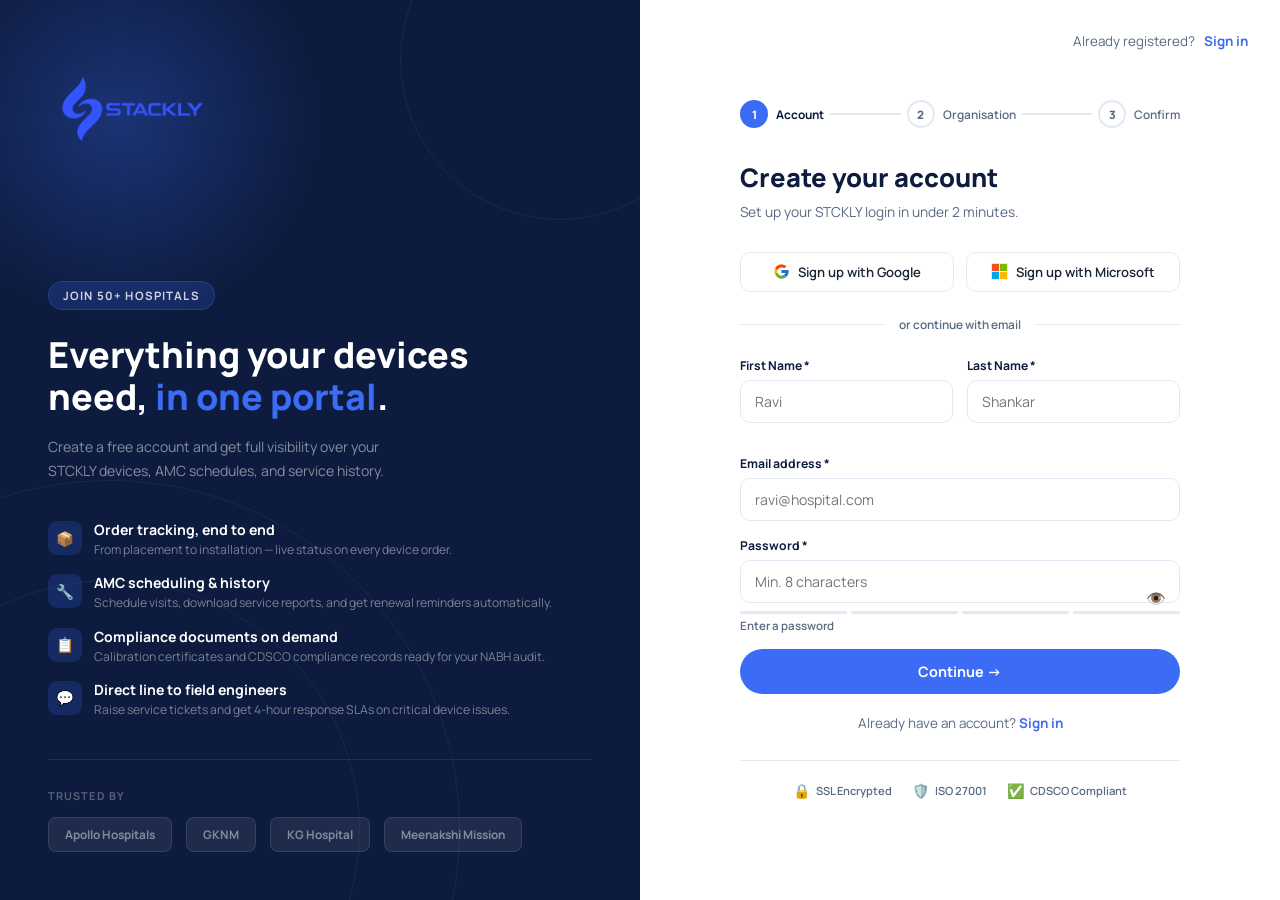
<file: signup.html>
<!DOCTYPE html>
<html lang="en">
<head>
<meta charset="UTF-8"/>
<meta name="viewport" content="width=device-width,initial-scale=1.0"/>
<title>Create Account — STCKLY Medical Devices</title>
<link href="https://fonts.googleapis.com/css2?family=Manrope:wght@300;400;500;600;700;800&display=swap" rel="stylesheet"/>
<style>
*,*::before,*::after{box-sizing:border-box;margin:0;padding:0}
:root{
  --blue:#3c6cf5;--blue-dark:#1a3ec5;--blue-light:#eef1ff;
  --navy:#0d1b3e;--text:#1a2535;--muted:#5a6a82;
  --border:#e4e8f5;--white:#fff;--bg:#f7f9ff;
  --red:#ff3b3b;--green:#22c55e;
}
html,body{height:100%;font-family:'Manrope',sans-serif;color:var(--text);background:var(--white)}
a{text-decoration:none;color:inherit}

/* ── LAYOUT ── */
.auth-wrap{display:grid;grid-template-columns:1fr 1fr;min-height:100vh}

/* ── LEFT PANEL ── */
.auth-left{background:var(--navy);position:relative;overflow:hidden;display:flex;flex-direction:column;padding:48px}
.al-circles{position:absolute;inset:0;pointer-events:none}
.al-circle{position:absolute;border-radius:50%;border:1px solid rgba(255,255,255,.06)}
.alc1{width:500px;height:500px;bottom:-180px;left:-140px}
.alc2{width:700px;height:700px;bottom:-280px;left:-240px}
.alc3{width:320px;height:320px;top:-100px;right:-80px}
.al-blob{position:absolute;width:400px;height:400px;border-radius:50%;background:radial-gradient(circle,rgba(60,108,245,.3) 0%,transparent 70%);top:-80px;left:-80px;pointer-events:none}

.al-logo{display:flex;align-items:center;gap:10px;margin-bottom:auto;position:relative;z-index:2}
.al-logo-icon{width:38px;height:38px;background:var(--blue);border-radius:10px;display:flex;align-items:center;justify-content:center;color:#fff;font-weight:800;font-size:1.1rem}
.al-logo-name{font-size:1.3rem;font-weight:800;color:#fff;letter-spacing:.04em}
.al-logo-name span{color:var(--blue)}

.al-body{position:relative;z-index:2;margin-top:auto}
.al-eyebrow{display:inline-flex;align-items:center;gap:8px;background:rgba(60,108,245,.2);border:1px solid rgba(60,108,245,.3);color:rgba(255,255,255,.8);font-size:.72rem;font-weight:700;letter-spacing:.1em;text-transform:uppercase;padding:6px 14px;border-radius:50px;margin-bottom:24px}
.al-headline{font-size:clamp(1.7rem,2.8vw,2.5rem);font-weight:800;color:#fff;line-height:1.15;margin-bottom:18px}
.al-headline em{font-style:normal;color:var(--blue)}
.al-sub{font-size:.88rem;color:rgba(255,255,255,.5);line-height:1.75;max-width:360px;margin-bottom:36px}

/* Feature list */
.al-features{display:flex;flex-direction:column;gap:14px;margin-bottom:40px}
.al-feature{display:flex;align-items:flex-start;gap:12px}
.alf-icon{width:34px;height:34px;background:rgba(60,108,245,.2);border-radius:9px;display:flex;align-items:center;justify-content:center;font-size:.9rem;flex-shrink:0;margin-top:1px}
.alf-title{font-size:.88rem;font-weight:700;color:#fff;margin-bottom:2px}
.alf-desc{font-size:.76rem;color:rgba(255,255,255,.45);line-height:1.5}

/* Partner logos */
.al-partners{border-top:1px solid rgba(255,255,255,.08);padding-top:28px}
.alp-label{font-size:.68rem;font-weight:700;letter-spacing:.1em;text-transform:uppercase;color:rgba(255,255,255,.3);margin-bottom:14px}
.alp-logos{display:flex;gap:14px;flex-wrap:wrap}
.alp-logo{background:rgba(255,255,255,.07);border:1px solid rgba(255,255,255,.1);border-radius:8px;padding:8px 16px;font-size:.74rem;font-weight:700;color:rgba(255,255,255,.45)}

/* ── RIGHT PANEL ── */
.auth-right{display:flex;flex-direction:column;justify-content:center;align-items:center;padding:48px;background:#fff;overflow-y:auto;position:relative}
.ar-top{position:absolute;top:32px;right:32px;font-size:.84rem;color:var(--muted)}
.ar-top a{color:var(--blue);font-weight:700;margin-left:6px}

.auth-form-box{width:100%;max-width:440px}

/* ── STEP PROGRESS ── */
.step-progress{display:flex;align-items:center;gap:0;margin-bottom:32px}
.sp-step{display:flex;align-items:center;gap:8px;flex:1}
.sp-dot{width:28px;height:28px;border-radius:50%;border:2px solid var(--border);display:flex;align-items:center;justify-content:center;font-size:.72rem;font-weight:800;color:var(--muted);transition:all .3s;flex-shrink:0;background:#fff}
.sp-step.active .sp-dot{border-color:var(--blue);background:var(--blue);color:#fff}
.sp-step.done .sp-dot{border-color:var(--green);background:var(--green);color:#fff}
.sp-label{font-size:.74rem;font-weight:600;color:var(--muted);transition:color .3s}
.sp-step.active .sp-label{color:var(--navy);font-weight:700}
.sp-step.done .sp-label{color:var(--green)}
.sp-line{height:2px;flex:1;background:var(--border);margin:0 6px;transition:background .3s}
.sp-line.done{background:var(--green)}

/* Step panels */
.step-panel{display:none}
.step-panel.active{display:block}

.af-title{font-size:1.6rem;font-weight:800;color:var(--navy);margin-bottom:6px}
.af-sub{font-size:.86rem;color:var(--muted);margin-bottom:28px;line-height:1.6}

/* Social sign-up */
.social-login{display:grid;grid-template-columns:1fr 1fr;gap:12px;margin-bottom:24px}
.sl-btn{display:flex;align-items:center;justify-content:center;gap:8px;padding:10px;border-radius:10px;border:1.5px solid var(--border);background:#fff;font-family:'Manrope',sans-serif;font-size:.82rem;font-weight:600;color:var(--text);cursor:pointer;transition:all .2s}
.sl-btn:hover{border-color:var(--blue);background:var(--blue-light);color:var(--blue)}
.sl-btn svg{width:17px;height:17px;flex-shrink:0}

.divider{display:flex;align-items:center;gap:14px;margin-bottom:24px}
.divider::before,.divider::after{content:'';flex:1;height:1px;background:var(--border)}
.divider span{font-size:.74rem;font-weight:600;color:var(--muted);white-space:nowrap}

/* Role selector */
.role-select-label{font-size:.78rem;font-weight:700;color:var(--navy);margin-bottom:8px}
.role-select{display:grid;grid-template-columns:1fr 1fr;gap:10px;margin-bottom:20px}
.role-btn{padding:12px 10px;border-radius:10px;border:1.5px solid var(--border);background:#fff;font-family:'Manrope',sans-serif;font-size:.82rem;font-weight:600;color:var(--muted);cursor:pointer;text-align:center;transition:all .2s;display:flex;align-items:center;justify-content:center;gap:7px}
.role-btn:hover{border-color:var(--blue);color:var(--blue)}
.role-btn.active{border-color:var(--blue);background:var(--blue-light);color:var(--blue);font-weight:700}

/* Form */
.field{margin-bottom:16px;position:relative}
.field-row-2{display:grid;grid-template-columns:1fr 1fr;gap:14px;margin-bottom:16px}
.field-label{font-size:.76rem;font-weight:700;color:var(--navy);margin-bottom:6px;display:block}
.field-input{width:100%;padding:11px 14px;border:1.5px solid var(--border);border-radius:10px;font-family:'Manrope',sans-serif;font-size:.88rem;color:var(--text);background:#fff;outline:none;transition:border-color .2s,box-shadow .2s}
.field-input:focus{border-color:var(--blue);box-shadow:0 0 0 3px rgba(60,108,245,.08)}
.field-input.error{border-color:var(--red)}
.field-icon{position:absolute;right:14px;top:50%;transform:translateY(-50%);margin-top:13px;cursor:pointer;color:var(--muted);font-size:1rem;user-select:none}
.field-error{font-size:.72rem;color:var(--red);font-weight:600;margin-top:4px;display:none}
.field-error.show{display:block}

/* Password strength */
.pw-strength{margin-top:8px}
.pw-bars{display:flex;gap:4px;margin-bottom:4px}
.pw-bar{height:3px;flex:1;border-radius:2px;background:var(--border);transition:background .3s}
.pw-label{font-size:.72rem;font-weight:600;color:var(--muted)}

/* Checkbox */
.check-field{display:flex;align-items:flex-start;gap:10px;margin-bottom:20px;cursor:pointer}
.check-field input{accent-color:var(--blue);width:15px;height:15px;margin-top:2px;flex-shrink:0}
.check-field span{font-size:.8rem;color:var(--muted);line-height:1.5}
.check-field a{color:var(--blue);font-weight:600}

/* Buttons */
.auth-submit{width:100%;padding:13px;background:var(--blue);color:#fff;border:none;border-radius:50px;font-family:'Manrope',sans-serif;font-size:.9rem;font-weight:700;cursor:pointer;transition:all .2s;display:flex;align-items:center;justify-content:center;gap:8px}
.auth-submit:hover{background:var(--blue-dark);transform:translateY(-1px);box-shadow:0 10px 24px rgba(60,108,245,.35)}
.auth-submit .btn-loader{display:none;width:18px;height:18px;border:2px solid rgba(255,255,255,.4);border-top-color:#fff;border-radius:50%;animation:spin .7s linear infinite}
@keyframes spin{to{transform:rotate(360deg)}}
.auth-submit.loading .btn-text{display:none}
.auth-submit.loading .btn-loader{display:block}
.btn-back{width:100%;padding:12px;background:#fff;color:var(--muted);border:1.5px solid var(--border);border-radius:50px;font-family:'Manrope',sans-serif;font-size:.88rem;font-weight:700;cursor:pointer;transition:all .2s;margin-top:10px}
.btn-back:hover{border-color:var(--navy);color:var(--navy)}

.auth-bottom{text-align:center;margin-top:20px;font-size:.84rem;color:var(--muted)}
.auth-bottom a{color:var(--blue);font-weight:700}

/* Alert */
.alert-box{display:none;padding:12px 16px;border-radius:10px;font-size:.84rem;font-weight:600;margin-bottom:18px;align-items:center;gap:8px}
.alert-box.error{background:#fff1f1;border:1.5px solid #fecaca;color:var(--red);display:flex}
.alert-box.success{background:#f0fdf4;border:1.5px solid #bbf7d0;color:#15803d;display:flex}

/* Success screen */
.success-screen{text-align:center;padding:20px 0}
.ss-icon{width:80px;height:80px;background:#f0fdf4;border-radius:50%;display:flex;align-items:center;justify-content:center;font-size:2rem;margin:0 auto 20px;border:2px solid #bbf7d0}
.ss-title{font-size:1.5rem;font-weight:800;color:var(--navy);margin-bottom:8px}
.ss-sub{font-size:.9rem;color:var(--muted);line-height:1.7;margin-bottom:28px}
.ss-email{font-weight:700;color:var(--navy)}

/* Trust */
.trust-badges{display:flex;align-items:center;justify-content:center;gap:20px;margin-top:28px;padding-top:20px;border-top:1px solid var(--border)}
.trust-badge{display:flex;align-items:center;gap:5px;font-size:.7rem;color:var(--muted);font-weight:600}
.trust-badge span{font-size:.88rem}

@media(max-width:900px){
  .auth-wrap{grid-template-columns:1fr}
  .auth-left{display:none}
  .auth-right{padding:40px 28px}
}
@media(max-width:480px){
  .auth-right{padding:32px 20px}
  .social-login{grid-template-columns:1fr}
  .field-row-2{grid-template-columns:1fr}
  .role-select{grid-template-columns:1fr 1fr}
}
</style>
</head>
<body>

<div class="auth-wrap">

  <!-- LEFT PANEL -->
  <div class="auth-left">
    <div class="al-circles">
      <div class="al-circle alc1"></div>
      <div class="al-circle alc2"></div>
      <div class="al-circle alc3"></div>
    </div>
    <div class="al-blob"></div>

    <div class="al-logo" style="cursor:pointer" onclick="window.location='index.html'">
      <img src="assets/logo.webp" alt="Stackly Logo" style="height: 120px; width: auto;" />
    </div>

    <div class="al-body">
      <div class="al-eyebrow">Join 50+ Hospitals</div>
      <h1 class="al-headline">Everything your devices<br>need, <em>in one portal</em>.</h1>
      <p class="al-sub">Create a free account and get full visibility over your STCKLY devices, AMC schedules, and service history.</p>

      <div class="al-features">
        <div class="al-feature">
          <div class="alf-icon">📦</div>
          <div>
            <div class="alf-title">Order tracking, end to end</div>
            <div class="alf-desc">From placement to installation — live status on every device order.</div>
          </div>
        </div>
        <div class="al-feature">
          <div class="alf-icon">🔧</div>
          <div>
            <div class="alf-title">AMC scheduling &amp; history</div>
            <div class="alf-desc">Schedule visits, download service reports, and get renewal reminders automatically.</div>
          </div>
        </div>
        <div class="al-feature">
          <div class="alf-icon">📋</div>
          <div>
            <div class="alf-title">Compliance documents on demand</div>
            <div class="alf-desc">Calibration certificates and CDSCO compliance records ready for your NABH audit.</div>
          </div>
        </div>
        <div class="al-feature">
          <div class="alf-icon">💬</div>
          <div>
            <div class="alf-title">Direct line to field engineers</div>
            <div class="alf-desc">Raise service tickets and get 4-hour response SLAs on critical device issues.</div>
          </div>
        </div>
      </div>

      <div class="al-partners">
        <div class="alp-label">Trusted By</div>
        <div class="alp-logos">
          <div class="alp-logo">Apollo Hospitals</div>
          <div class="alp-logo">GKNM</div>
          <div class="alp-logo">KG Hospital</div>
          <div class="alp-logo">Meenakshi Mission</div>
        </div>
      </div>
    </div>
  </div>

  <!-- RIGHT PANEL -->
  <div class="auth-right">
    <div class="ar-top">Already registered? <a href="login.html">Sign in</a></div>

    <div class="auth-form-box">

      <!-- Step progress -->
      <div class="step-progress" id="stepProgress">
        <div class="sp-step active" id="sp1">
          <div class="sp-dot" id="sd1">1</div>
          <div class="sp-label">Account</div>
        </div>
        <div class="sp-line" id="sl1"></div>
        <div class="sp-step" id="sp2">
          <div class="sp-dot" id="sd2">2</div>
          <div class="sp-label">Organisation</div>
        </div>
        <div class="sp-line" id="sl2"></div>
        <div class="sp-step" id="sp3">
          <div class="sp-dot" id="sd3">3</div>
          <div class="sp-label">Confirm</div>
        </div>
      </div>

      <!-- Alert -->
      <div class="alert-box" id="signupAlert"></div>

      <!-- ── STEP 1: Account Details ── -->
      <div class="step-panel active" id="step1">
        <div class="af-title">Create your account</div>
        <div class="af-sub">Set up your STCKLY login in under 2 minutes.</div>

        <!-- Social sign-up -->
        <div class="social-login">
          <button class="sl-btn" onclick="socialSignup('Google')">
            <svg viewBox="0 0 48 48" xmlns="http://www.w3.org/2000/svg"><path fill="#FFC107" d="M43.6 20.1H42V20H24v8h11.3C33.7 32.7 29.3 36 24 36c-6.6 0-12-5.4-12-12s5.4-12 12-12c3.1 0 5.8 1.1 7.9 3l5.7-5.7C34.5 6.5 29.5 4 24 4 12.9 4 4 12.9 4 24s8.9 20 20 20 20-8.9 20-20c0-1.3-.1-2.6-.4-3.9z"/><path fill="#FF3D00" d="M6.3 14.7 13 19.6C14.8 15 19.1 12 24 12c3.1 0 5.8 1.1 7.9 3l5.7-5.7C34.5 6.5 29.5 4 24 4 16.3 4 9.7 8.3 6.3 14.7z"/><path fill="#4CAF50" d="M24 44c5.2 0 9.9-2 13.4-5.2l-6.2-5.3C29.3 35.3 26.8 36 24 36c-5.3 0-9.7-3.3-11.3-8H6.2C9.5 35.7 16.3 44 24 44z"/><path fill="#1976D2" d="M43.6 20.1H42V20H24v8h11.3c-.8 2.2-2.3 4.1-4.2 5.5l6.2 5.3C36.9 39.8 44 35 44 24c0-1.3-.1-2.6-.4-3.9z"/></svg>
            Sign up with Google
          </button>
          <button class="sl-btn" onclick="socialSignup('Microsoft')">
            <svg viewBox="0 0 21 21" xmlns="http://www.w3.org/2000/svg"><rect x="1" y="1" width="9" height="9" fill="#F25022"/><rect x="11" y="1" width="9" height="9" fill="#7FBA00"/><rect x="1" y="11" width="9" height="9" fill="#00A4EF"/><rect x="11" y="11" width="9" height="9" fill="#FFB900"/></svg>
            Sign up with Microsoft
          </button>
        </div>
        <div class="divider"><span>or continue with email</span></div>

        <div class="field-row-2">
          <div class="field">
            <label class="field-label">First Name *</label>
            <input class="field-input" id="s1FirstName" type="text" placeholder="Ravi"/>
            <div class="field-error" id="e1FirstName">Required.</div>
          </div>
          <div class="field">
            <label class="field-label">Last Name *</label>
            <input class="field-input" id="s1LastName" type="text" placeholder="Shankar"/>
            <div class="field-error" id="e1LastName">Required.</div>
          </div>
        </div>

        <div class="field">
          <label class="field-label">Email address *</label>
          <input class="field-input" id="s1Email" type="email" placeholder="ravi@hospital.com" oninput="checkEmail(this)"/>
          <div class="field-error" id="e1Email">Enter a valid email address.</div>
        </div>

        <div class="field">
          <label class="field-label">Password *</label>
          <input class="field-input" id="s1Password" type="password" placeholder="Min. 8 characters" oninput="checkPwStrength(this.value)"/>
          <span class="field-icon" id="pwToggle1" onclick="togglePw('s1Password','pwToggle1')">👁️</span>
          <div class="field-error" id="e1Password">Password must be at least 8 characters.</div>
          <div class="pw-strength">
            <div class="pw-bars">
              <div class="pw-bar" id="pb1"></div>
              <div class="pw-bar" id="pb2"></div>
              <div class="pw-bar" id="pb3"></div>
              <div class="pw-bar" id="pb4"></div>
            </div>
            <div class="pw-label" id="pwLabel">Enter a password</div>
          </div>
        </div>

        <button class="auth-submit" onclick="goStep2()">
          <span class="btn-text">Continue →</span>
        </button>

        <div class="auth-bottom">Already have an account? <a href="login.html">Sign in</a></div>
      </div>

      <!-- ── STEP 2: Organisation ── -->
      <div class="step-panel" id="step2">
        <div class="af-title">Your organisation</div>
        <div class="af-sub">Help us set up your account with the right context.</div>

        <div class="role-select-label">I am a *</div>
        <div class="role-select">
          <button class="role-btn active" id="role-hospital" onclick="selectRole('hospital')">🏥 Hospital Admin</button>
          <button class="role-btn" id="role-doctor" onclick="selectRole('doctor')">🩺 Doctor</button>
          <button class="role-btn" id="role-biomed" onclick="selectRole('biomed')">🔧 Biomedical Eng.</button>
          <button class="role-btn" id="role-procurement" onclick="selectRole('procurement')">📋 Procurement</button>
        </div>

        <div class="field">
          <label class="field-label">Organisation / Hospital Name *</label>
          <input class="field-input" id="s2OrgName" type="text" placeholder="Apollo Hospitals, Chennai"/>
          <div class="field-error" id="e2OrgName">Required.</div>
        </div>

        <div class="field-row-2">
          <div class="field">
            <label class="field-label">City *</label>
            <input class="field-input" id="s2City" type="text" placeholder="Salem"/>
            <div class="field-error" id="e2City">Required.</div>
          </div>
          <div class="field">
            <label class="field-label">State</label>
            <select class="field-input">
              <option value="">Select state</option>
              <option selected>Tamil Nadu</option>
              <option>Karnataka</option>
              <option>Andhra Pradesh</option>
              <option>Telangana</option>
              <option>Kerala</option>
              <option>Maharashtra</option>
              <option>Delhi</option>
              <option>Other</option>
            </select>
          </div>
        </div>

        <div class="field">
          <label class="field-label">Phone Number</label>
          <input class="field-input" id="s2Phone" type="tel" placeholder="+91 98765 43210"/>
        </div>

        <div class="field">
          <label class="field-label">How did you hear about STCKLY?</label>
          <select class="field-input">
            <option value="">Select an option</option>
            <option>Sales Representative</option>
            <option>Hospital Referral</option>
            <option>Google / Search</option>
            <option>LinkedIn</option>
            <option>Conference / Event</option>
            <option>Other</option>
          </select>
        </div>

        <button class="auth-submit" onclick="goStep3()">
          <span class="btn-text">Continue →</span>
        </button>
        <button class="btn-back" onclick="goBack(1)">← Back</button>
      </div>

      <!-- ── STEP 3: Confirm ── -->
      <div class="step-panel" id="step3">
        <div class="af-title">Almost there</div>
        <div class="af-sub">Review your details and agree to create your account.</div>

        <!-- Summary card -->
        <div style="background:var(--bg);border-radius:14px;padding:20px;border:1.5px solid var(--border);margin-bottom:20px">
          <div style="font-size:.76rem;font-weight:700;letter-spacing:.08em;text-transform:uppercase;color:var(--muted);margin-bottom:14px">Account Summary</div>
          <div style="display:flex;flex-direction:column;gap:10px">
            <div style="display:flex;justify-content:space-between;font-size:.86rem">
              <span style="color:var(--muted)">Name</span>
              <span style="font-weight:700;color:var(--navy)" id="sum-name">—</span>
            </div>
            <div style="display:flex;justify-content:space-between;font-size:.86rem">
              <span style="color:var(--muted)">Email</span>
              <span style="font-weight:700;color:var(--navy)" id="sum-email">—</span>
            </div>
            <div style="display:flex;justify-content:space-between;font-size:.86rem">
              <span style="color:var(--muted)">Role</span>
              <span style="font-weight:700;color:var(--navy)" id="sum-role">—</span>
            </div>
            <div style="display:flex;justify-content:space-between;font-size:.86rem">
              <span style="color:var(--muted)">Organisation</span>
              <span style="font-weight:700;color:var(--navy)" id="sum-org">—</span>
            </div>
          </div>
        </div>

        <label class="check-field">
          <input type="checkbox" id="agreeTerms"/>
          <span>I agree to STCKLY's <a href="#">Terms of Service</a> and <a href="#">Privacy Policy</a>. I confirm I am authorised to create this account on behalf of my organisation.</span>
        </label>

        <label class="check-field">
          <input type="checkbox" id="agreeMarketing" checked/>
          <span>Send me product updates, AMC reminders, and clinical device news from STCKLY.</span>
        </label>

        <button class="auth-submit" id="createBtn" onclick="createAccount()">
          <span class="btn-text">Create Account →</span>
          <span class="btn-loader"></span>
        </button>
        <button class="btn-back" onclick="goBack(2)">← Back</button>
      </div>

      <!-- ── SUCCESS ── -->
      <div class="step-panel" id="stepSuccess">
        <div class="success-screen">
          <div class="ss-icon">✅</div>
          <div class="ss-title">Account created!</div>
          <div class="ss-sub">
            Welcome to STCKLY. We've sent a confirmation email to<br>
            <span class="ss-email" id="successEmail">—</span><br><br>
            Your account is ready. Sign in to start managing your devices.
          </div>
          <button class="auth-submit" onclick="window.location.href='user.html'" style="max-width:300px;margin:0 auto">
            <span class="btn-text">Go to My Dashboard →</span>
          </button>
          <div style="margin-top:14px;font-size:.82rem;color:var(--muted)">
            Didn't receive the email? <a href="#" style="color:var(--blue);font-weight:600">Resend it</a>
          </div>
        </div>
      </div>

      <div class="trust-badges" id="trustBadges">
        <div class="trust-badge"><span>🔒</span> SSL Encrypted</div>
        <div class="trust-badge"><span>🛡️</span> ISO 27001</div>
        <div class="trust-badge"><span>✅</span> CDSCO Compliant</div>
      </div>

    </div>
  </div>

</div>

<script>
let currentStep = 1;
let selectedRole = 'Hospital Admin';

/* ── Utilities ── */
function togglePw(inputId, iconId) {
  const input = document.getElementById(inputId);
  const icon = document.getElementById(iconId);
  input.type = input.type === 'password' ? 'text' : 'password';
  icon.textContent = input.type === 'password' ? '👁️' : '🙈';
}

function checkEmail(input) {
  const valid = /^[^\s@]+@[^\s@]+\.[^\s@]+$/.test(input.value);
  input.classList.toggle('error', input.value && !valid);
}

function checkPwStrength(pw) {
  const bars = [document.getElementById('pb1'), document.getElementById('pb2'), document.getElementById('pb3'), document.getElementById('pb4')];
  const label = document.getElementById('pwLabel');
  bars.forEach(b => b.style.background = 'var(--border)');

  if (!pw) { label.textContent = 'Enter a password'; label.style.color = 'var(--muted)'; return; }

  let score = 0;
  if (pw.length >= 8) score++;
  if (/[A-Z]/.test(pw)) score++;
  if (/[0-9]/.test(pw)) score++;
  if (/[^A-Za-z0-9]/.test(pw)) score++;

  const colors = ['', '#ef4444', '#f59e0b', '#3b82f6', '#22c55e'];
  const labels = ['', 'Weak', 'Fair', 'Good', 'Strong'];
  for (let i = 0; i < score; i++) bars[i].style.background = colors[score];
  label.textContent = labels[score];
  label.style.color = colors[score];
}

function selectRole(role) {
  ['hospital','doctor','biomed','procurement'].forEach(r => {
    document.getElementById('role-' + r).classList.remove('active');
  });
  document.getElementById('role-' + role).classList.add('active');
  const labels = { hospital:'Hospital Admin', doctor:'Doctor / Clinician', biomed:'Biomedical Engineer', procurement:'Procurement Officer' };
  selectedRole = labels[role];
}

function setStep(n) {
  document.querySelectorAll('.step-panel').forEach(p => p.classList.remove('active'));
  document.getElementById(n === 'success' ? 'stepSuccess' : 'step' + n).classList.add('active');
  currentStep = n;

  // Update step progress
  if (n === 'success') {
    [1,2,3].forEach(i => {
      document.getElementById('sp' + i).className = 'sp-step done';
      document.getElementById('sd' + i).textContent = '✓';
    });
    document.getElementById('sl1').classList.add('done');
    document.getElementById('sl2').classList.add('done');
    document.getElementById('stepProgress').style.display = 'none';
    document.getElementById('trustBadges').style.display = 'none';
    return;
  }
  for (let i = 1; i <= 3; i++) {
    const sp = document.getElementById('sp' + i);
    const sd = document.getElementById('sd' + i);
    if (i < n) { sp.className = 'sp-step done'; sd.textContent = '✓'; }
    else if (i === n) { sp.className = 'sp-step active'; sd.textContent = i; }
    else { sp.className = 'sp-step'; sd.textContent = i; }
  }
  document.getElementById('sl1').className = 'sp-line' + (n > 1 ? ' done' : '');
  document.getElementById('sl2').className = 'sp-line' + (n > 2 ? ' done' : '');
}

function clearError(id) {
  const el = document.getElementById(id);
  if (el) { el.classList.remove('show'); }
}

function showErr(id) {
  const el = document.getElementById(id);
  if (el) el.classList.add('show');
}

function setInputError(id, hasError) {
  const el = document.getElementById(id);
  if (el) el.classList.toggle('error', hasError);
}

/* ── Social ── */
function socialSignup(provider) {
  const btn = event.target.closest('.sl-btn');
  btn.innerHTML = '<span style="font-size:.8rem">Connecting…</span>';
  btn.disabled = true;
  setTimeout(() => { window.location.href = 'user.html'; }, 1200);
}

/* ── Step navigation ── */
function goStep2() {
  let valid = true;
  const fname = document.getElementById('s1FirstName').value.trim();
  const lname = document.getElementById('s1LastName').value.trim();
  const email = document.getElementById('s1Email').value.trim();
  const pw = document.getElementById('s1Password').value;

  clearError('e1FirstName'); clearError('e1LastName'); clearError('e1Email'); clearError('e1Password');
  setInputError('s1FirstName', false); setInputError('s1LastName', false); setInputError('s1Email', false); setInputError('s1Password', false);

  if (!fname) { showErr('e1FirstName'); setInputError('s1FirstName', true); valid = false; }
  if (!lname) { showErr('e1LastName'); setInputError('s1LastName', true); valid = false; }
  if (!email || !/^[^\s@]+@[^\s@]+\.[^\s@]+$/.test(email)) { showErr('e1Email'); setInputError('s1Email', true); valid = false; }
  if (!pw || pw.length < 8) { showErr('e1Password'); setInputError('s1Password', true); valid = false; }

  if (valid) setStep(2);
}

function goStep3() {
  let valid = true;
  const org = document.getElementById('s2OrgName').value.trim();
  const city = document.getElementById('s2City').value.trim();

  clearError('e2OrgName'); clearError('e2City');
  setInputError('s2OrgName', false); setInputError('s2City', false);

  if (!org) { showErr('e2OrgName'); setInputError('s2OrgName', true); valid = false; }
  if (!city) { showErr('e2City'); setInputError('s2City', true); valid = false; }

  if (valid) {
    // Populate summary
    const fname = document.getElementById('s1FirstName').value.trim();
    const lname = document.getElementById('s1LastName').value.trim();
    const email = document.getElementById('s1Email').value.trim();
    document.getElementById('sum-name').textContent = fname + ' ' + lname;
    document.getElementById('sum-email').textContent = email;
    document.getElementById('sum-role').textContent = selectedRole;
    document.getElementById('sum-org').textContent = org + ', ' + city;
    setStep(3);
  }
}

function goBack(to) {
  setStep(to);
}

function createAccount() {
  if (!document.getElementById('agreeTerms').checked) {
    const a = document.getElementById('signupAlert');
    a.className = 'alert-box error';
    a.innerHTML = '⚠️ Please agree to the Terms of Service to continue.';
    return;
  }
  document.getElementById('signupAlert').className = 'alert-box';

  const btn = document.getElementById('createBtn');
  btn.classList.add('loading');
  btn.disabled = true;

  setTimeout(() => {
    const email = document.getElementById('s1Email').value.trim();
    document.getElementById('successEmail').textContent = email;
    setStep('success');
    btn.classList.remove('loading');
    btn.disabled = false;
  }, 1600);
}
</script>
</body>
</html>
</file>
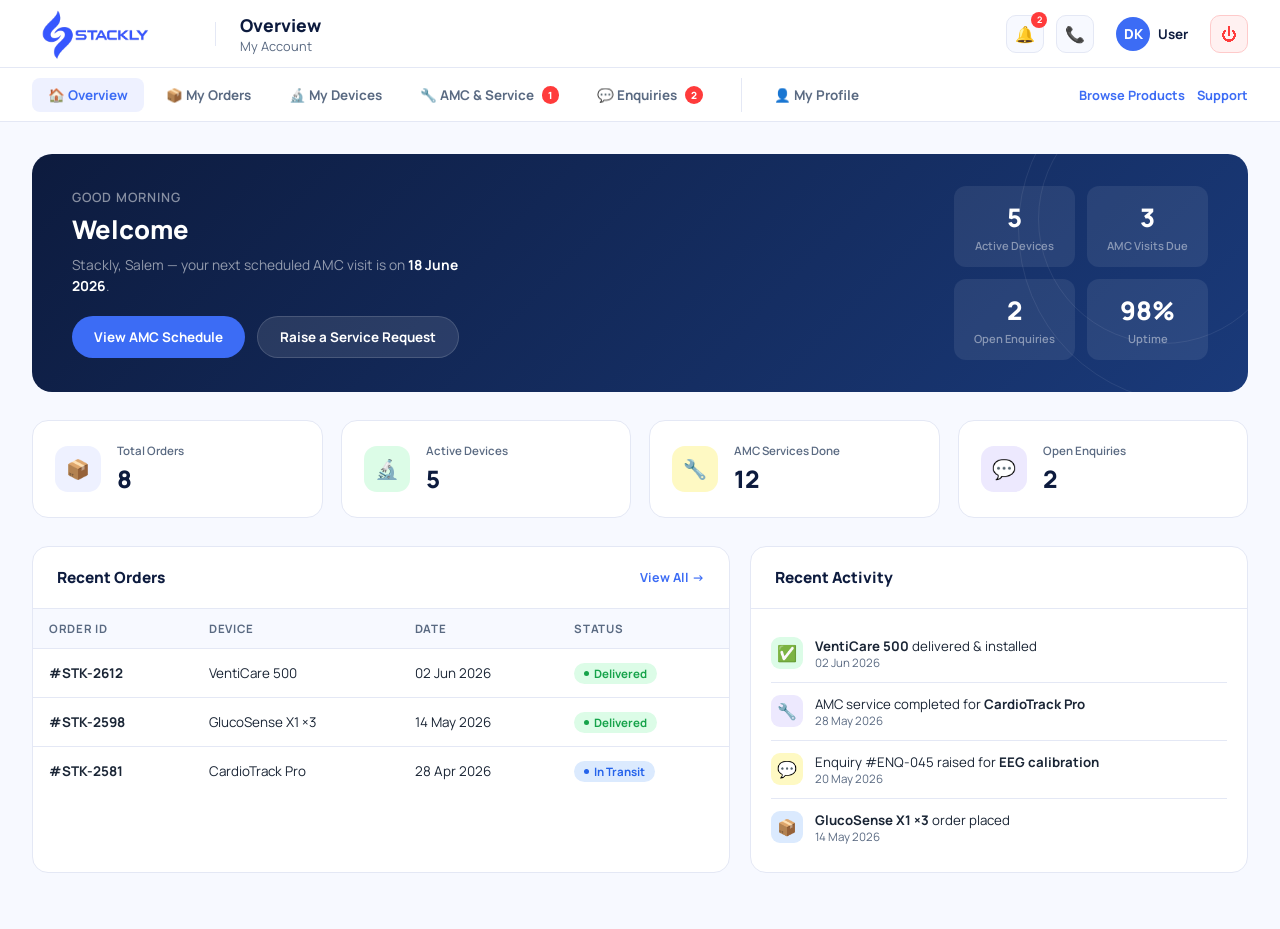
<file: user.html>
<!DOCTYPE html>
<html lang="en">
<head>
<meta charset="UTF-8"/>
<meta name="viewport" content="width=device-width,initial-scale=1.0"/>
<title>My Account — STCKLY Medical Devices</title>
<link href="https://fonts.googleapis.com/css2?family=Manrope:wght@300;400;500;600;700;800&display=swap" rel="stylesheet"/>
<style>
*,*::before,*::after{box-sizing:border-box;margin:0;padding:0}
:root{
  --blue:#3c6cf5;--blue-dark:#1a3ec5;--blue-light:#eef1ff;
  --navy:#0d1b3e;--text:#1a2535;--muted:#5a6a82;
  --border:#e4e8f5;--white:#ffffff;--bg:#f7f9ff;
  --red:#ff3b3b;--green:#22c55e;--orange:#f59e0b;--purple:#8b5cf6;
}
body{font-family:'Manrope',sans-serif;color:var(--text);background:var(--bg);display:flex;min-height:100vh}
a{text-decoration:none;color:inherit}

/* MAIN LAYOUT */
.main{flex:1;display:flex;flex-direction:column;min-height:100vh}
.topbar{background:#fff;padding:0 32px;height:68px;display:flex;align-items:center;justify-content:space-between;border-bottom:1px solid var(--border);position:sticky;top:0;z-index:50}

/* TOP NAVIGATION (replaces sidebar) */
.header-nav{display:flex;gap:32px;align-items:center;padding:0 32px;height:54px;background:#fff;border-bottom:1px solid var(--border);position:sticky;top:68px;z-index:49}
.hn-links{display:flex;gap:6px;list-style:none}
.hn-links li a{padding:8px 16px;border-radius:8px;font-size:.84rem;font-weight:700;color:var(--muted);transition:all .2s;display:flex;align-items:center;gap:8px}
.hn-links li a:hover{background:var(--bg);color:var(--navy)}
.hn-links li a.active{background:var(--blue-light);color:var(--blue)}
.hn-badge{background:var(--red);color:#fff;font-size:.62rem;font-weight:800;padding:2px 6px;border-radius:50px}
.hn-brand{display:flex;align-items:center;gap:8px;margin-right:24px}
.hn-icon{width:28px;height:28px;background:var(--blue);border-radius:8px;display:flex;align-items:center;justify-content:center;color:#fff;font-weight:800;font-size:.8rem}
.hn-name{font-size:1.1rem;font-weight:800;color:var(--navy);letter-spacing:.02em}
.hn-name span{color:var(--blue)}
.topbar-left .tb-title{font-size:1.1rem;font-weight:800;color:var(--navy)}
.topbar-left .tb-breadcrumb{font-size:.8rem;color:var(--muted)}
.topbar-right{display:flex;align-items:center;gap:12px}
.tb-btn{width:38px;height:38px;background:var(--bg);border:1.5px solid var(--border);border-radius:10px;display:flex;align-items:center;justify-content:center;cursor:pointer;font-size:1rem;position:relative;transition:all .2s}
.tb-btn:hover{border-color:var(--blue);background:var(--blue-light)}
.tb-notif::after{content:'2';position:absolute;top:-4px;right:-4px;background:var(--red);color:#fff;font-size:.56rem;font-weight:700;width:16px;height:16px;border-radius:50%;display:flex;align-items:center;justify-content:center}
.tb-avatar-wrap{display:flex;align-items:center;gap:8px;cursor:pointer;padding:6px 10px;border-radius:10px;transition:background .2s}
.tb-avatar-wrap:hover{background:var(--bg)}
.tb-avi{width:34px;height:34px;border-radius:50%;background:var(--blue);display:flex;align-items:center;justify-content:center;color:#fff;font-weight:800;font-size:.86rem}
.tb-uname{font-size:.84rem;font-weight:700;color:var(--navy)}

/* PAGE */
.page-content{padding:32px;flex:1}

/* WELCOME BANNER */
.welcome-banner{background:linear-gradient(135deg,var(--navy) 0%,#1a3a7a 100%);border-radius:20px;padding:32px 40px;display:flex;align-items:center;justify-content:space-between;margin-bottom:28px;position:relative;overflow:hidden}
.wb-circles{position:absolute;right:0;top:0;pointer-events:none}
.wb-circle{position:absolute;border-radius:50%;border:1px solid rgba(255,255,255,.08)}
.wbc1{width:250px;height:250px;top:-60px;right:-40px}
.wbc2{width:350px;height:350px;top:-100px;right:-120px}
.wb-greeting{font-size:.8rem;font-weight:600;color:rgba(255,255,255,.5);letter-spacing:.08em;text-transform:uppercase;margin-bottom:6px}
.wb-name{font-size:1.6rem;font-weight:800;color:#fff;margin-bottom:8px}
.wb-sub{font-size:.86rem;color:rgba(255,255,255,.55);line-height:1.5;max-width:420px}
.wb-actions{display:flex;gap:12px;margin-top:20px}
.wb-btn-primary{background:var(--blue);color:#fff;border:none;padding:11px 22px;border-radius:50px;font-family:'Manrope',sans-serif;font-size:.84rem;font-weight:700;cursor:pointer;transition:all .2s}
.wb-btn-primary:hover{background:#5a82f7;transform:translateY(-1px)}
.wb-btn-sec{background:rgba(255,255,255,.1);color:#fff;border:1px solid rgba(255,255,255,.15);padding:11px 22px;border-radius:50px;font-family:'Manrope',sans-serif;font-size:.84rem;font-weight:700;cursor:pointer;transition:all .2s}
.wb-btn-sec:hover{background:rgba(255,255,255,.18)}
.wb-right{text-align:right;flex-shrink:0;position:relative;z-index:1}
.wb-stat-grid{display:grid;grid-template-columns:1fr 1fr;gap:12px}
.wb-stat{background:rgba(255,255,255,.08);border-radius:12px;padding:14px 20px;text-align:center}
.wbs-num{font-size:1.6rem;font-weight:800;color:#fff}
.wbs-lbl{font-size:.7rem;color:rgba(255,255,255,.45);font-weight:600;margin-top:3px}

/* STAT CARDS */
.stats-row{display:grid;grid-template-columns:repeat(4,1fr);gap:18px;margin-bottom:28px}
.stat-card{background:#fff;border-radius:16px;padding:22px;border:1.5px solid var(--border);display:flex;align-items:center;gap:16px;transition:all .2s}
.stat-card:hover{transform:translateY(-3px);box-shadow:0 10px 30px rgba(60,108,245,.1)}
.sc-icon-wrap{width:46px;height:46px;border-radius:13px;display:flex;align-items:center;justify-content:center;font-size:1.2rem;flex-shrink:0}
.sc-label{font-size:.72rem;font-weight:600;color:var(--muted);margin-bottom:4px}
.sc-value{font-size:1.5rem;font-weight:800;color:var(--navy)}

/* TABS */
.tabs{display:flex;gap:4px;background:var(--bg);border-radius:12px;padding:4px;margin-bottom:24px;width:fit-content}
.tab-btn{padding:9px 20px;border-radius:9px;border:none;background:transparent;font-family:'Manrope',sans-serif;font-size:.84rem;font-weight:600;color:var(--muted);cursor:pointer;transition:all .2s}
.tab-btn.active{background:#fff;color:var(--navy);font-weight:700;box-shadow:0 2px 8px rgba(0,0,0,.08)}

/* TAB PANELS */
.tab-panel{display:none}
.tab-panel.active{display:block}

/* ORDERS TABLE */
.table-card{background:#fff;border-radius:16px;border:1.5px solid var(--border);overflow:hidden;margin-bottom:24px}
.tc-header{padding:20px 24px;border-bottom:1px solid var(--border);display:flex;justify-content:space-between;align-items:center}
.tc-title{font-size:.96rem;font-weight:800;color:var(--navy)}
table{width:100%;border-collapse:collapse}
th{padding:12px 16px;font-size:.72rem;font-weight:700;color:var(--muted);letter-spacing:.06em;text-transform:uppercase;background:var(--bg);text-align:left}
td{padding:13px 16px;font-size:.84rem;color:var(--text);border-top:1px solid var(--border)}
tr:hover td{background:#fafbff}
.status-pill{display:inline-flex;align-items:center;gap:5px;font-size:.72rem;font-weight:700;padding:3px 10px;border-radius:50px}
.status-pill.delivered{background:#dcfce7;color:#16a34a}
.status-pill.transit{background:#dbeafe;color:#2563eb}
.status-pill.pending{background:#fef9c3;color:#ca8a04}
.status-pill.cancelled{background:#fee2e2;color:#dc2626}
.status-pill::before{content:'';width:5px;height:5px;border-radius:50%;background:currentColor}

/* DEVICE CARDS */
.devices-grid{display:grid;grid-template-columns:repeat(3,1fr);gap:20px;margin-bottom:24px}
.device-card{background:#fff;border-radius:16px;border:1.5px solid var(--border);overflow:hidden;transition:all .3s}
.device-card:hover{transform:translateY(-4px);box-shadow:0 12px 30px rgba(60,108,245,.1)}
.dc-img{height:160px;overflow:hidden;background:var(--bg);display:flex;align-items:center;justify-content:center;font-size:3rem}
.dc-body{padding:18px}
.dc-name{font-size:.94rem;font-weight:800;color:var(--navy);margin-bottom:3px}
.dc-spec{font-size:.76rem;color:var(--muted);margin-bottom:10px}
.dc-footer{display:flex;justify-content:space-between;align-items:center}
.dc-status{font-size:.74rem;font-weight:700;padding:3px 10px;border-radius:50px;background:#dcfce7;color:#16a34a}
.dc-status.expiring{background:#fef9c3;color:#ca8a04}
.dc-amc{font-size:.72rem;color:var(--muted)}
.dc-actions{display:flex;gap:8px;margin-top:12px}
.dc-btn{flex:1;padding:8px;border-radius:8px;border:1.5px solid var(--border);background:#fff;font-family:'Manrope',sans-serif;font-size:.76rem;font-weight:700;color:var(--muted);cursor:pointer;transition:all .2s}
.dc-btn:hover{border-color:var(--blue);color:var(--blue)}
.dc-btn.primary{background:var(--blue);color:#fff;border-color:var(--blue)}
.dc-btn.primary:hover{background:var(--blue-dark)}

/* AMC TIMELINE */
.amc-list{display:flex;flex-direction:column;gap:14px}
.amc-item{background:#fff;border-radius:14px;padding:18px 20px;border:1.5px solid var(--border);display:flex;align-items:center;gap:16px;transition:all .2s}
.amc-item:hover{border-color:var(--blue);background:#fafbff}
.amc-icon{width:42px;height:42px;border-radius:12px;display:flex;align-items:center;justify-content:center;font-size:1.1rem;flex-shrink:0}
.amc-device{font-size:.9rem;font-weight:700;color:var(--navy);margin-bottom:2px}
.amc-date{font-size:.76rem;color:var(--muted)}
.amc-right{margin-left:auto;text-align:right}
.amc-badge{font-size:.72rem;font-weight:700;padding:4px 12px;border-radius:50px;display:inline-block;margin-bottom:4px}
.amc-badge.done{background:#dcfce7;color:#16a34a}
.amc-badge.upcoming{background:#dbeafe;color:#2563eb}
.amc-badge.due{background:#fef9c3;color:#ca8a04}
.amc-engineer{font-size:.72rem;color:var(--muted)}

/* ENQUIRIES */
.enquiry-list{display:flex;flex-direction:column;gap:12px}
.enq-card{background:#fff;border-radius:14px;padding:20px;border:1.5px solid var(--border);transition:all .2s}
.enq-card:hover{border-color:var(--blue)}
.enq-top{display:flex;justify-content:space-between;align-items:flex-start;margin-bottom:8px}
.enq-title{font-size:.92rem;font-weight:700;color:var(--navy)}
.enq-badge{font-size:.7rem;font-weight:700;padding:3px 10px;border-radius:50px}
.enq-badge.open{background:#dbeafe;color:#2563eb}
.enq-badge.resolved{background:#dcfce7;color:#16a34a}
.enq-badge.pending{background:#fef9c3;color:#ca8a04}
.enq-text{font-size:.82rem;color:var(--muted);line-height:1.6;margin-bottom:10px}
.enq-footer{display:flex;gap:14px;font-size:.74rem;color:var(--muted)}

/* PROFILE FORM */
.profile-grid{display:grid;grid-template-columns:1fr 2fr;gap:28px}
.profile-card{background:#fff;border-radius:16px;padding:28px;border:1.5px solid var(--border);text-align:center}
.pf-avatar{width:80px;height:80px;border-radius:50%;background:var(--blue);display:flex;align-items:center;justify-content:center;color:#fff;font-weight:800;font-size:1.8rem;margin:0 auto 14px}
.pf-name{font-size:1rem;font-weight:800;color:var(--navy);margin-bottom:3px}
.pf-hosp{font-size:.82rem;color:var(--muted);margin-bottom:16px}
.pf-badges{display:flex;flex-direction:column;gap:8px}
.pf-badge{background:var(--bg);border-radius:8px;padding:8px 12px;font-size:.78rem;font-weight:600;color:var(--muted);display:flex;justify-content:space-between}
.pf-badge span{color:var(--navy);font-weight:700}
.form-card{background:#fff;border-radius:16px;padding:28px;border:1.5px solid var(--border)}
.form-title{font-size:.96rem;font-weight:800;color:var(--navy);margin-bottom:20px}
.form-row{display:grid;grid-template-columns:1fr 1fr;gap:14px;margin-bottom:14px}
.form-field{margin-bottom:14px}
.form-label{font-size:.76rem;font-weight:700;color:var(--navy);margin-bottom:5px;display:block}
.form-input{width:100%;padding:10px 14px;border:1.5px solid var(--border);border-radius:9px;font-family:'Manrope',sans-serif;font-size:.86rem;color:var(--text);outline:none;transition:border-color .2s}
.form-input:focus{border-color:var(--blue)}
.form-save{background:var(--blue);color:#fff;border:none;padding:11px 28px;border-radius:50px;font-family:'Manrope',sans-serif;font-size:.86rem;font-weight:700;cursor:pointer;transition:all .2s}
.form-save:hover{background:var(--blue-dark)}
</style>
</head>
<body>

<!-- Main -->
<main class="main">
  <div class="topbar">
    <div class="topbar-left" style="display:flex;align-items:center;gap:24px">
      <div class="hn-brand" style="cursor:pointer" onclick="window.location='index.html'">
        <img src="assets/logo.webp" alt="Stackly Logo" style="height: 90px; width: auto;" />
      </div>
      <div style="width:1px;height:24px;background:var(--border)"></div>
      <div>
        <div class="tb-title" id="pageTitle">Overview</div>
        <div class="tb-breadcrumb">My Account</div>
      </div>
    </div>
    <div class="topbar-right">
      <div class="tb-btn tb-notif">🔔</div>
      <div class="tb-btn" onclick="window.location='contact.html'">📞</div>
      <div class="tb-avatar-wrap">
        <div class="tb-avi" id="userTbAvi">DK</div>
        <div class="tb-uname" id="userTbName">User</div>
      </div>
      <div class="tb-btn" onclick="window.location='index.html'" title="Logout" style="color:var(--red);background:#fff1f1;border-color:#fecaca">⏻</div>
    </div>
  </div>

  <nav class="header-nav">
    <ul class="hn-links">
      <li><a href="#" class="active" onclick="showTab('overview',this)">🏠 Overview</a></li>
      <li><a href="#" onclick="showTab('orders',this)">📦 My Orders</a></li>
      <li><a href="#" onclick="showTab('devices',this)">🔬 My Devices</a></li>
      <li><a href="#" onclick="showTab('amc',this)">🔧 AMC & Service <span class="hn-badge">1</span></a></li>
      <li><a href="#" onclick="showTab('enquiries',this)">💬 Enquiries <span class="hn-badge">2</span></a></li>
      <li style="margin-left:16px;padding-left:16px;border-left:1px solid var(--border)"><a href="#" onclick="showTab('profile',this)">👤 My Profile</a></li>
    </ul>
    <div style="margin-left:auto;display:flex;gap:12px">
      <a href="services.html" style="font-size:.8rem;font-weight:700;color:var(--blue)">Browse Products</a>
      <a href="contact.html" style="font-size:.8rem;font-weight:700;color:var(--blue)">Support</a>
    </div>
  </nav>

  <div class="page-content">

    <!-- ══ OVERVIEW TAB ══ -->
    <div class="tab-panel active" id="tab-overview">

      <!-- Welcome Banner -->
      <div class="welcome-banner">
        <div class="wb-circles">
          <div class="wb-circle wbc1"></div>
          <div class="wb-circle wbc2"></div>
        </div>
        <div>
          <div class="wb-greeting">Good morning</div>
          <div class="wb-name" id="userWbName">Welcome</div>
          <div class="wb-sub">Stackly, Salem — your next scheduled AMC visit is on <b style="color:#fff">18 June 2026</b>.</div>
          <div class="wb-actions">
            <button class="wb-btn-primary" onclick="showTab('amc',null)">View AMC Schedule</button>
            <button class="wb-btn-sec" onclick="window.location='contact.html'">Raise a Service Request</button>
          </div>
        </div>
        <div class="wb-right">
          <div class="wb-stat-grid">
            <div class="wb-stat"><div class="wbs-num">5</div><div class="wbs-lbl">Active Devices</div></div>
            <div class="wb-stat"><div class="wbs-num">3</div><div class="wbs-lbl">AMC Visits Due</div></div>
            <div class="wb-stat"><div class="wbs-num">2</div><div class="wbs-lbl">Open Enquiries</div></div>
            <div class="wb-stat"><div class="wbs-num">98%</div><div class="wbs-lbl">Uptime</div></div>
          </div>
        </div>
      </div>

      <!-- Quick Stats -->
      <div class="stats-row">
        <div class="stat-card">
          <div class="sc-icon-wrap" style="background:#eef1ff">📦</div>
          <div><div class="sc-label">Total Orders</div><div class="sc-value">8</div></div>
        </div>
        <div class="stat-card">
          <div class="sc-icon-wrap" style="background:#dcfce7">🔬</div>
          <div><div class="sc-label">Active Devices</div><div class="sc-value">5</div></div>
        </div>
        <div class="stat-card">
          <div class="sc-icon-wrap" style="background:#fef9c3">🔧</div>
          <div><div class="sc-label">AMC Services Done</div><div class="sc-value">12</div></div>
        </div>
        <div class="stat-card">
          <div class="sc-icon-wrap" style="background:#ede9fe">💬</div>
          <div><div class="sc-label">Open Enquiries</div><div class="sc-value">2</div></div>
        </div>
      </div>

      <!-- Recent Orders + Recent Activity -->
      <div style="display:grid;grid-template-columns:1.4fr 1fr;gap:20px">
        <div class="table-card">
          <div class="tc-header">
            <div class="tc-title">Recent Orders</div>
            <a href="#" style="font-size:.78rem;font-weight:700;color:var(--blue)" onclick="showTab('orders',null)">View All →</a>
          </div>
          <table>
            <thead><tr><th>Order ID</th><th>Device</th><th>Date</th><th>Status</th></tr></thead>
            <tbody>
              <tr><td><b>#STK-2612</b></td><td>VentiCare 500</td><td>02 Jun 2026</td><td><span class="status-pill delivered">Delivered</span></td></tr>
              <tr><td><b>#STK-2598</b></td><td>GlucoSense X1 ×3</td><td>14 May 2026</td><td><span class="status-pill delivered">Delivered</span></td></tr>
              <tr><td><b>#STK-2581</b></td><td>CardioTrack Pro</td><td>28 Apr 2026</td><td><span class="status-pill transit">In Transit</span></td></tr>
            </tbody>
          </table>
        </div>
        <div class="table-card">
          <div class="tc-header"><div class="tc-title">Recent Activity</div></div>
          <div style="padding:16px 20px;display:flex;flex-direction:column;gap:0">
            <div style="display:flex;gap:12px;padding:12px 0;border-bottom:1px solid var(--border)">
              <div style="width:32px;height:32px;border-radius:9px;background:#dcfce7;display:flex;align-items:center;justify-content:center;flex-shrink:0">✅</div>
              <div><div style="font-size:.83rem;color:var(--text)"><b>VentiCare 500</b> delivered &amp; installed</div><div style="font-size:.72rem;color:var(--muted)">02 Jun 2026</div></div>
            </div>
            <div style="display:flex;gap:12px;padding:12px 0;border-bottom:1px solid var(--border)">
              <div style="width:32px;height:32px;border-radius:9px;background:#ede9fe;display:flex;align-items:center;justify-content:center;flex-shrink:0">🔧</div>
              <div><div style="font-size:.83rem;color:var(--text)">AMC service completed for <b>CardioTrack Pro</b></div><div style="font-size:.72rem;color:var(--muted)">28 May 2026</div></div>
            </div>
            <div style="display:flex;gap:12px;padding:12px 0;border-bottom:1px solid var(--border)">
              <div style="width:32px;height:32px;border-radius:9px;background:#fef9c3;display:flex;align-items:center;justify-content:center;flex-shrink:0">💬</div>
              <div><div style="font-size:.83rem;color:var(--text)">Enquiry #ENQ-045 raised for <b>EEG calibration</b></div><div style="font-size:.72rem;color:var(--muted)">20 May 2026</div></div>
            </div>
            <div style="display:flex;gap:12px;padding:12px 0">
              <div style="width:32px;height:32px;border-radius:9px;background:#dbeafe;display:flex;align-items:center;justify-content:center;flex-shrink:0">📦</div>
              <div><div style="font-size:.83rem;color:var(--text)"><b>GlucoSense X1 ×3</b> order placed</div><div style="font-size:.72rem;color:var(--muted)">14 May 2026</div></div>
            </div>
          </div>
        </div>
      </div>
    </div>

    <!-- ══ ORDERS TAB ══ -->
    <div class="tab-panel" id="tab-orders">
      <div class="table-card">
        <div class="tc-header">
          <div class="tc-title">All Orders</div>
          <button onclick="window.location='services.html'" style="background:var(--blue);color:#fff;border:none;padding:9px 18px;border-radius:50px;font-family:'Manrope',sans-serif;font-size:.8rem;font-weight:700;cursor:pointer">+ New Order</button>
        </div>
        <table>
          <thead><tr><th>Order ID</th><th>Device / Product</th><th>Qty</th><th>Value</th><th>Order Date</th><th>Status</th><th></th></tr></thead>
          <tbody>
            <tr><td><b>#STK-2612</b></td><td>VentiCare 500 — Portable Ventilator</td><td>1</td><td>₹4,20,000</td><td>02 Jun 2026</td><td><span class="status-pill delivered">Delivered</span></td><td><a href="#" style="font-size:.78rem;font-weight:700;color:var(--blue)">View →</a></td></tr>
            <tr><td><b>#STK-2598</b></td><td>GlucoSense X1 — CGM Unit</td><td>3</td><td>₹1,35,000</td><td>14 May 2026</td><td><span class="status-pill delivered">Delivered</span></td><td><a href="#" style="font-size:.78rem;font-weight:700;color:var(--blue)">View →</a></td></tr>
            <tr><td><b>#STK-2581</b></td><td>CardioTrack Pro — 12-Lead ECG</td><td>1</td><td>₹2,40,000</td><td>28 Apr 2026</td><td><span class="status-pill transit">In Transit</span></td><td><a href="#" style="font-size:.78rem;font-weight:700;color:var(--blue)">Track →</a></td></tr>
            <tr><td><b>#STK-2540</b></td><td>OptiScan Pro — Wireless Ultrasound</td><td>1</td><td>₹3,10,000</td><td>10 Mar 2026</td><td><span class="status-pill delivered">Delivered</span></td><td><a href="#" style="font-size:.78rem;font-weight:700;color:var(--blue)">View →</a></td></tr>
            <tr><td><b>#STK-2502</b></td><td>EEG Monitoring System</td><td>2</td><td>₹6,80,000</td><td>14 Jan 2026</td><td><span class="status-pill delivered">Delivered</span></td><td><a href="#" style="font-size:.78rem;font-weight:700;color:var(--blue)">View →</a></td></tr>
            <tr><td><b>#STK-2487</b></td><td>GlucoSense X1 — CGM Unit</td><td>2</td><td>₹90,000</td><td>02 Dec 2025</td><td><span class="status-pill cancelled">Cancelled</span></td><td><a href="#" style="font-size:.78rem;font-weight:700;color:var(--blue)">Details →</a></td></tr>
            <tr><td><b>#STK-2456</b></td><td>Dental Ultrasonic Scaler</td><td>3</td><td>₹75,000</td><td>18 Nov 2025</td><td><span class="status-pill delivered">Delivered</span></td><td><a href="#" style="font-size:.78rem;font-weight:700;color:var(--blue)">View →</a></td></tr>
            <tr><td><b>#STK-2401</b></td><td>Auto-Refractometer</td><td>1</td><td>₹1,80,000</td><td>05 Oct 2025</td><td><span class="status-pill delivered">Delivered</span></td><td><a href="#" style="font-size:.78rem;font-weight:700;color:var(--blue)">View →</a></td></tr>
          </tbody>
        </table>
      </div>
    </div>

    <!-- ══ DEVICES TAB ══ -->
    <div class="tab-panel" id="tab-devices">
      <div class="devices-grid">
        <div class="device-card">
          <div class="dc-img">❤️</div>
          <div class="dc-body">
            <div class="dc-name">CardioTrack Pro</div>
            <div class="dc-spec">12-Lead ECG Monitor · S/N: CTK-2024-0112</div>
            <div class="dc-footer">
              <span class="dc-status">AMC Active</span>
              <span class="dc-amc">Expires: Jan 2027</span>
            </div>
            <div class="dc-actions">
              <button class="dc-btn">View Manual</button>
              <button class="dc-btn primary" onclick="showTab('amc',null)">Service History</button>
            </div>
          </div>
        </div>
        <div class="device-card">
          <div class="dc-img">🩸</div>
          <div class="dc-body">
            <div class="dc-name">GlucoSense X1</div>
            <div class="dc-spec">Continuous Glucose Monitor · S/N: GS-2025-0334</div>
            <div class="dc-footer">
              <span class="dc-status">AMC Active</span>
              <span class="dc-amc">Expires: Mar 2027</span>
            </div>
            <div class="dc-actions">
              <button class="dc-btn">View Manual</button>
              <button class="dc-btn primary" onclick="showTab('amc',null)">Service History</button>
            </div>
          </div>
        </div>
        <div class="device-card">
          <div class="dc-img">🫁</div>
          <div class="dc-body">
            <div class="dc-name">VentiCare 500</div>
            <div class="dc-spec">Portable Ventilator · S/N: VC-2026-0089</div>
            <div class="dc-footer">
              <span class="dc-status expiring">AMC Due Soon</span>
              <span class="dc-amc">Expires: Jul 2026</span>
            </div>
            <div class="dc-actions">
              <button class="dc-btn">View Manual</button>
              <button class="dc-btn primary" onclick="window.location='contact.html'">Renew AMC</button>
            </div>
          </div>
        </div>
        <div class="device-card">
          <div class="dc-img">🔭</div>
          <div class="dc-body">
            <div class="dc-name">OptiScan Pro</div>
            <div class="dc-spec">Wireless Ultrasound · S/N: OP-2026-0041</div>
            <div class="dc-footer">
              <span class="dc-status">AMC Active</span>
              <span class="dc-amc">Expires: Feb 2027</span>
            </div>
            <div class="dc-actions">
              <button class="dc-btn">View Manual</button>
              <button class="dc-btn primary" onclick="showTab('amc',null)">Service History</button>
            </div>
          </div>
        </div>
        <div class="device-card">
          <div class="dc-img">🧠</div>
          <div class="dc-body">
            <div class="dc-name">EEG Monitoring System</div>
            <div class="dc-spec">32-Channel EEG · S/N: EEG-2026-0007</div>
            <div class="dc-footer">
              <span class="dc-status">AMC Active</span>
              <span class="dc-amc">Expires: Dec 2026</span>
            </div>
            <div class="dc-actions">
              <button class="dc-btn">View Manual</button>
              <button class="dc-btn primary" onclick="showTab('amc',null)">Service History</button>
            </div>
          </div>
        </div>
        <div class="device-card" style="border:2px dashed var(--border);display:flex;align-items:center;justify-content:center;min-height:240px;cursor:pointer;transition:all .2s" onclick="window.location='services.html'">
          <div style="text-align:center;padding:24px">
            <div style="font-size:2rem;margin-bottom:10px">➕</div>
            <div style="font-size:.9rem;font-weight:700;color:var(--muted)">Add a Device</div>
            <div style="font-size:.78rem;color:var(--muted);margin-top:4px">Browse our product catalogue</div>
          </div>
        </div>
      </div>
    </div>

    <!-- ══ AMC TAB ══ -->
    <div class="tab-panel" id="tab-amc">
      <div style="display:grid;grid-template-columns:1fr 1fr;gap:20px">
        <div>
          <div style="font-size:.9rem;font-weight:800;color:var(--navy);margin-bottom:16px">Upcoming & Recent Services</div>
          <div class="amc-list">
            <div class="amc-item" style="border-color:var(--orange)">
              <div class="amc-icon" style="background:#fef9c3">⚠️</div>
              <div>
                <div class="amc-device">VentiCare 500 — AMC Renewal</div>
                <div class="amc-date">Due by 01 July 2026</div>
              </div>
              <div class="amc-right">
                <div class="amc-badge due">Action Needed</div>
                <div class="amc-engineer"><a href="contact.html" style="color:var(--blue);font-weight:600">Renew Now →</a></div>
              </div>
            </div>
            <div class="amc-item">
              <div class="amc-icon" style="background:#dbeafe">📅</div>
              <div>
                <div class="amc-device">CardioTrack Pro — Preventive Maintenance</div>
                <div class="amc-date">Scheduled: 18 June 2026</div>
              </div>
              <div class="amc-right">
                <div class="amc-badge upcoming">Upcoming</div>
                <div class="amc-engineer">Eng. Suresh Kumar</div>
              </div>
            </div>
            <div class="amc-item">
              <div class="amc-icon" style="background:#dcfce7">✅</div>
              <div>
                <div class="amc-device">CardioTrack Pro — PM Visit</div>
                <div class="amc-date">Completed: 28 May 2026</div>
              </div>
              <div class="amc-right">
                <div class="amc-badge done">Completed</div>
                <div class="amc-engineer">Eng. Suresh Kumar</div>
              </div>
            </div>
            <div class="amc-item">
              <div class="amc-icon" style="background:#dcfce7">✅</div>
              <div>
                <div class="amc-device">EEG System — Calibration</div>
                <div class="amc-date">Completed: 10 May 2026</div>
              </div>
              <div class="amc-right">
                <div class="amc-badge done">Completed</div>
                <div class="amc-engineer">Eng. Pradeep R.</div>
              </div>
            </div>
            <div class="amc-item">
              <div class="amc-icon" style="background:#dcfce7">✅</div>
              <div>
                <div class="amc-device">GlucoSense X1 ×3 — Installation</div>
                <div class="amc-date">Completed: 16 May 2026</div>
              </div>
              <div class="amc-right">
                <div class="amc-badge done">Completed</div>
                <div class="amc-engineer">Eng. Suresh Kumar</div>
              </div>
            </div>
            <div class="amc-item">
              <div class="amc-icon" style="background:#dcfce7">✅</div>
              <div>
                <div class="amc-device">OptiScan Pro — Installation</div>
                <div class="amc-date">Completed: 22 Mar 2026</div>
              </div>
              <div class="amc-right">
                <div class="amc-badge done">Completed</div>
                <div class="amc-engineer">Eng. Mohan S.</div>
              </div>
            </div>
          </div>
        </div>
        <div>
          <div style="font-size:.9rem;font-weight:800;color:var(--navy);margin-bottom:16px">Raise a Service Request</div>
          <div style="background:#fff;border-radius:16px;padding:24px;border:1.5px solid var(--border)">
            <div style="margin-bottom:14px">
              <label class="form-label">Device</label>
              <select class="form-input" style="appearance:none">
                <option>Select a device</option>
                <option>CardioTrack Pro</option>
                <option>GlucoSense X1</option>
                <option>VentiCare 500</option>
                <option>OptiScan Pro</option>
                <option>EEG Monitoring System</option>
              </select>
            </div>
            <div style="margin-bottom:14px">
              <label class="form-label">Issue Type</label>
              <select class="form-input" style="appearance:none">
                <option>Select issue type</option>
                <option>Preventive Maintenance Request</option>
                <option>Breakdown / Not Working</option>
                <option>Calibration Required</option>
                <option>Consumable Replacement</option>
                <option>Software Update</option>
              </select>
            </div>
            <div style="margin-bottom:14px">
              <label class="form-label">Describe the Issue</label>
              <textarea class="form-input" style="height:90px;resize:vertical" placeholder="Describe what you're experiencing…"></textarea>
            </div>
            <div style="margin-bottom:20px">
              <label class="form-label">Preferred Visit Date</label>
              <input class="form-input" type="date" value="2026-06-18"/>
            </div>
            <button class="form-save" style="width:100%" onclick="alert('Service request submitted! Our team will confirm within 4 hours.')">Submit Service Request →</button>
          </div>
        </div>
      </div>
    </div>

    <!-- ══ ENQUIRIES TAB ══ -->
    <div class="tab-panel" id="tab-enquiries">
      <div style="display:flex;justify-content:space-between;align-items:center;margin-bottom:20px">
        <div style="font-size:.9rem;font-weight:800;color:var(--navy)">My Enquiries</div>
        <button onclick="window.location='contact.html'" style="background:var(--blue);color:#fff;border:none;padding:9px 18px;border-radius:50px;font-family:'Manrope',sans-serif;font-size:.8rem;font-weight:700;cursor:pointer">+ New Enquiry</button>
      </div>
      <div class="enquiry-list">
        <div class="enq-card">
          <div class="enq-top">
            <div class="enq-title">#ENQ-047 — VentiCare 500 AMC Renewal Pricing</div>
            <span class="enq-badge open">Open</span>
          </div>
          <div class="enq-text">Requesting updated pricing for VentiCare 500 AMC renewal under the Standard plan. Our current contract expires 01 July 2026 and we'd like to discuss upgrading to the Enterprise plan.</div>
          <div class="enq-footer"><span>📅 10 Jun 2026</span><span>💬 1 reply</span><a href="#" style="color:var(--blue);font-weight:700;font-size:.74rem">View Thread →</a></div>
        </div>
        <div class="enq-card">
          <div class="enq-top">
            <div class="enq-title">#ENQ-045 — EEG System Calibration Certificate</div>
            <span class="enq-badge pending">Pending Reply</span>
          </div>
          <div class="enq-text">Requesting calibration certificate for the EEG Monitoring System (S/N: EEG-2026-0007) for our NABH re-accreditation audit scheduled on 25 June 2026.</div>
          <div class="enq-footer"><span>📅 20 May 2026</span><span>💬 3 replies</span><a href="#" style="color:var(--blue);font-weight:700;font-size:.74rem">View Thread →</a></div>
        </div>
        <div class="enq-card" style="opacity:.7">
          <div class="enq-top">
            <div class="enq-title">#ENQ-038 — GlucoSense X1 Consumables Quote</div>
            <span class="enq-badge resolved">Resolved</span>
          </div>
          <div class="enq-text">Requested pricing for GlucoSense X1 sensor strips — 12-month supply for 3 units. Quote received and order placed.</div>
          <div class="enq-footer"><span>📅 02 May 2026</span><span>💬 5 replies</span><a href="#" style="color:var(--blue);font-weight:700;font-size:.74rem">View Thread →</a></div>
        </div>
        <div class="enq-card" style="opacity:.7">
          <div class="enq-top">
            <div class="enq-title">#ENQ-031 — CardioTrack Pro Training for Nursing Staff</div>
            <span class="enq-badge resolved">Resolved</span>
          </div>
          <div class="enq-text">Requested on-site training for 8 nurses on CardioTrack Pro operation and daily maintenance. Training completed on 15 April 2026.</div>
          <div class="enq-footer"><span>📅 10 Apr 2026</span><span>💬 4 replies</span><a href="#" style="color:var(--blue);font-weight:700;font-size:.74rem">View Thread →</a></div>
        </div>
      </div>
    </div>

    <!-- ══ PROFILE TAB ══ -->
    <div class="tab-panel" id="tab-profile">
      <div class="profile-grid">
        <div class="profile-card">
          <div class="pf-avatar" id="userPfAvatar">DK</div>
          <div class="pf-name" id="userPfName">Dr. Kavitha Ramanathan</div>
          <div class="pf-hosp">Meenakshi Mission Hospital, Madurai</div>
          <div class="pf-badges">
            <div class="pf-badge">Member Since <span>Oct 2024</span></div>
            <div class="pf-badge">Account Type <span>Hospital Admin</span></div>
            <div class="pf-badge">Total Orders <span>8</span></div>
            <div class="pf-badge">Active AMC <span>4 Devices</span></div>
          </div>
        </div>
        <div>
          <div class="form-card" style="margin-bottom:20px">
            <div class="form-title">Personal Information</div>
            <div class="form-row">
              <div><label class="form-label">First Name</label><input class="form-input" value="Kavitha"/></div>
              <div><label class="form-label">Last Name</label><input class="form-input" value="Ramanathan"/></div>
            </div>
            <div class="form-row">
              <div><label class="form-label">Email</label><input class="form-input" type="email" id="userPfEmail" value="kavitha@meenakshimission.com"/></div>
              <div><label class="form-label">Phone</label><input class="form-input" value="+91 98432 11987"/></div>
            </div>
            <div class="form-field"><label class="form-label">Organisation / Hospital</label><input class="form-input" value="Meenakshi Mission Hospital, Madurai"/></div>
            <div class="form-field"><label class="form-label">Designation</label><input class="form-input" value="Biomedical Equipment Manager"/></div>
            <button class="form-save" onclick="alert('Profile updated successfully!')">Save Changes</button>
          </div>
          <div class="form-card">
            <div class="form-title">Change Password</div>
            <div class="form-field"><label class="form-label">Current Password</label><input class="form-input" type="password" placeholder="••••••••"/></div>
            <div class="form-row">
              <div><label class="form-label">New Password</label><input class="form-input" type="password" placeholder="••••••••"/></div>
              <div><label class="form-label">Confirm Password</label><input class="form-input" type="password" placeholder="••••••••"/></div>
            </div>
            <button class="form-save" onclick="alert('Password updated!')">Update Password</button>
          </div>
        </div>
      </div>
    </div>

  </div>
</main>

<script>
function showTab(name, clickedLink) {
  document.querySelectorAll('.tab-panel').forEach(p => p.classList.remove('active'));
  document.getElementById('tab-' + name).classList.add('active');
  document.querySelectorAll('.hn-links li a').forEach(a => a.classList.remove('active'));
  if (clickedLink) {
    clickedLink.classList.add('active');
  } else {
    document.querySelectorAll('.hn-links li a').forEach(a => {
      if (a.getAttribute('onclick') && a.getAttribute('onclick').includes("'" + name + "'")) {
        a.classList.add('active');
      }
    });
  }
  const titles = { overview:'Overview', orders:'My Orders', devices:'My Devices', amc:'AMC & Service', enquiries:'Enquiries', profile:'My Profile' };
  document.getElementById('pageTitle').textContent = titles[name] || 'My Account';
}

document.querySelectorAll('.hn-links li a').forEach(link => {
  link.addEventListener('click', function(e) {
    if(this.getAttribute('href') === '#' && this.getAttribute('onclick')) {
      e.preventDefault();
    }
  });
});

// ── Load profile from login session ──
(function() {
  const email = localStorage.getItem('stckly_email') || '';
  if (!email) return;

  // Use the exact ID prefix as the display name
  const prefix = email.split('@')[0];
  const displayName = prefix || 'User';
  const initials = displayName.substring(0, 2).toUpperCase();

  // Note: Sidebar elements were removed, skipping sbAvatar/sbName

  // Topbar avatar & username
  const tbAvi = document.getElementById('userTbAvi');
  if (tbAvi) tbAvi.textContent = initials;
  const tbName = document.getElementById('userTbName');
  if (tbName) tbName.textContent = displayName;

  // Welcome banner
  const wbName = document.getElementById('userWbName');
  if (wbName) wbName.textContent = displayName;

  // Profile Tab
  const pfAvatar = document.getElementById('userPfAvatar');
  if (pfAvatar) pfAvatar.textContent = initials;
  const pfName = document.getElementById('userPfName');
  if (pfName) pfName.textContent = displayName;
  const pfEmail = document.getElementById('userPfEmail');
  if (pfEmail) pfEmail.value = email;
})();
</script>
</body>
</html>
</file>
<file: style.css>
*,*::before,*::after{box-sizing:border-box;margin:0;padding:0}
:root{
  --blue:#3c6cf5;--blue-dark:#1a3ec5;--blue-light:#eef1ff;
  --navy:#0d1b3e;--text:#1a2535;--muted:#5a6a82;
  --border:#e4e8f5;--white:#ffffff;--bg:#f7f9ff;
  --red:#ff3b3b;
}
html{scroll-behavior:smooth}
body{font-family:'Manrope',sans-serif;color:var(--text);background:var(--white);overflow-x:hidden}
a{text-decoration:none;color:inherit}
img{display:block;width:100%;object-fit:cover}
::-webkit-scrollbar{width:5px}
::-webkit-scrollbar-track{background:#f0f4ff}
::-webkit-scrollbar-thumb{background:var(--blue);border-radius:3px}

/* ═══════════════════════ ANIMATIONS ═══════════════════════ */
@keyframes fadeUp{from{opacity:0;transform:translateY(40px)}to{opacity:1;transform:translateY(0)}}
@keyframes fadeLeft{from{opacity:0;transform:translateX(-40px)}to{opacity:1;transform:translateX(0)}}
@keyframes fadeRight{from{opacity:0;transform:translateX(40px)}to{opacity:1;transform:translateX(0)}}
@keyframes fadeIn{from{opacity:0}to{opacity:1}}
@keyframes scaleIn{from{opacity:0;transform:scale(0.9)}to{opacity:1;transform:scale(1)}}
@keyframes marquee{0%{transform:translateX(0)}100%{transform:translateX(-50%)}}
@keyframes float{0%,100%{transform:translateY(0)}50%{transform:translateY(-12px)}}
@keyframes pulse{0%,100%{box-shadow:0 0 0 0 rgba(60,108,245,.4)}70%{box-shadow:0 0 0 14px rgba(60,108,245,0)}}
@keyframes spin{to{transform:rotate(360deg)}}
@keyframes countUp{from{opacity:0;transform:translateY(20px)}to{opacity:1;transform:translateY(0)}}
@keyframes typewriter{from{width:0}to{width:100%}}
@keyframes blink{50%{border-color:transparent}}
@keyframes shimmer{0%{background-position:-200% 0}100%{background-position:200% 0}}
@keyframes slideIn{from{transform:translateX(30px);opacity:0}to{transform:translateX(0);opacity:1}}

/* Scroll-reveal base */
.reveal{opacity:0;transform:translateY(50px);transition:opacity .8s cubic-bezier(.16,1,.3,1),transform .8s cubic-bezier(.16,1,.3,1)}
.reveal.left{transform:translateX(-50px)}
.reveal.right{transform:translateX(50px)}
.reveal.scale{transform:scale(.9)}
.reveal.visible{opacity:1;transform:none}

/* Stagger children */
.stagger-wrap .reveal:nth-child(1){transition-delay:.1s}
.stagger-wrap .reveal:nth-child(2){transition-delay:.2s}
.stagger-wrap .reveal:nth-child(3){transition-delay:.3s}
.stagger-wrap .reveal:nth-child(4){transition-delay:.4s}

/* ═══════════════════════ TOPBAR ═══════════════════════ */
.topbar{background:var(--navy);padding:9px 60px;display:flex;justify-content:space-between;align-items:center}
.topbar span{font-size:.78rem;color:rgba(255,255,255,.75);display:flex;align-items:center;gap:6px}
.topbar span b{color:#fff}
.topbar-right{display:flex;gap:24px}

/* ═══════════════════════ NAV ═══════════════════════ */
nav{position:sticky;top:0;z-index:200;background:#fff;border-bottom:1px solid var(--border);padding:0 60px;display:flex;align-items:center;justify-content:space-between;height:74px;transition:box-shadow .3s}
nav.scrolled{box-shadow:0 4px 30px rgba(60,108,245,.1)}
.nav-logo{display:flex;align-items:center;gap:10px}
.logo-icon{width:38px;height:38px;background:var(--blue);border-radius:10px;display:flex;align-items:center;justify-content:center;color:#fff;font-size:1.1rem;font-weight:800}
.logo-text{font-size:1.4rem;font-weight:800;letter-spacing:.04em;color:var(--navy)}
.logo-text span{color:var(--blue)}
.nav-links{display:flex;gap:4px;list-style:none}
.nav-links a{padding:8px 16px;font-size:.88rem;font-weight:600;color:var(--muted);border-radius:8px;transition:color .2s,background .2s;display:flex;align-items:center;gap:4px}
.nav-links a:hover,.nav-links a.active{color:var(--blue);background:var(--blue-light)}
.nav-emergency{background:var(--blue);color:#fff;border:none;padding:11px 26px;border-radius:50px;font-family:'Manrope',sans-serif;font-size:.85rem;font-weight:700;cursor:pointer;display:flex;align-items:center;gap:8px;transition:background .2s,transform .15s,box-shadow .2s}
.nav-emergency:hover{background:var(--blue-dark);transform:translateY(-2px);box-shadow:0 8px 20px rgba(60,108,245,.35)}
.hamburger{display:none;flex-direction:column;gap:5px;cursor:pointer;padding:4px}
.hamburger span{width:24px;height:2px;background:var(--navy);border-radius:2px;transition:.3s}

/* ═══════════════════════ HERO ═══════════════════════ */
.hero{min-height:calc(100vh - 113px);background:linear-gradient(135deg,#e8f0ff 0%,#f0f7ff 40%,#ddeeff 100%);display:flex;align-items:center;padding:0 60px;position:relative;overflow:hidden}
.hero-circles{position:absolute;right:0;top:50%;transform:translateY(-50%);width:55%;height:100%;pointer-events:none;z-index:0}
.hero-circle{position:absolute;border-radius:50%;border:1px solid rgba(60,108,245,.12)}
.hc1{width:500px;height:500px;top:50%;right:-80px;transform:translateY(-50%)}
.hc2{width:680px;height:680px;top:50%;right:-200px;transform:translateY(-50%)}
.hc3{width:860px;height:860px;top:50%;right:-380px;transform:translateY(-50%)}
.hero-content{position:relative;z-index:2;max-width:580px;animation:fadeLeft .9s .1s both}
.hero-tag{display:inline-flex;align-items:center;gap:8px;background:rgba(60,108,245,.1);color:var(--blue);font-size:.75rem;font-weight:700;letter-spacing:.1em;text-transform:uppercase;padding:7px 16px;border-radius:50px;margin-bottom:28px}
.hero-tag::before{content:'';width:6px;height:6px;background:var(--blue);border-radius:50%;animation:pulse 2s infinite}
.hero-title{font-size:clamp(2.4rem,5vw,3.8rem);font-weight:800;line-height:1.1;color:var(--navy);margin-bottom:22px}
.hero-title .blue{color:var(--blue)}
.hero-sub{font-size:1rem;color:var(--muted);line-height:1.75;margin-bottom:36px;font-weight:400}
.hero-btns{display:flex;gap:14px;flex-wrap:wrap;margin-bottom:52px}
.btn-primary{background:var(--blue);color:#fff;border:none;padding:14px 30px;border-radius:50px;font-family:'Manrope',sans-serif;font-size:.88rem;font-weight:700;cursor:pointer;display:inline-flex;align-items:center;gap:8px;transition:background .2s,transform .15s,box-shadow .2s}
.btn-primary:hover{background:var(--blue-dark);transform:translateY(-2px);box-shadow:0 10px 24px rgba(60,108,245,.4)}
.btn-secondary{background:#fff;color:var(--navy);border:1.5px solid var(--border);padding:14px 30px;border-radius:50px;font-family:'Manrope',sans-serif;font-size:.88rem;font-weight:700;cursor:pointer;transition:border-color .2s,transform .15s}
.btn-secondary:hover{border-color:var(--blue);color:var(--blue);transform:translateY(-2px)}
.hero-badges{display:flex;gap:32px;flex-wrap:wrap}
.hbadge{display:flex;align-items:center;gap:10px}
.hbadge-icon{width:42px;height:42px;background:#fff;border-radius:12px;display:flex;align-items:center;justify-content:center;font-size:1.1rem;box-shadow:0 4px 12px rgba(60,108,245,.12)}
.hbadge-num{font-size:1.4rem;font-weight:800;color:var(--navy);line-height:1}
.hbadge-lbl{font-size:.72rem;color:var(--muted);font-weight:500}
.hero-img{position:absolute;right:0;bottom:0;height:95%;z-index:1;width:48%;object-fit:contain;object-position:bottom center;animation:fadeRight .9s .3s both}

/* Quick links bar */
.quicklinks{display:grid;grid-template-columns:repeat(4,1fr);background:#fff;box-shadow:0 8px 40px rgba(0,0,0,.1);border-radius:16px;overflow:hidden;margin:0 60px;margin-top:-32px;position:relative;z-index:10}
.ql-item{padding:22px 28px;display:flex;align-items:center;gap:14px;border-right:1px solid var(--border);cursor:pointer;transition:background .2s}
.ql-item:last-child{border-right:none}
.ql-item:hover{background:var(--blue-light)}
.ql-icon{font-size:1.4rem}
.ql-text{font-size:.9rem;font-weight:700;color:var(--navy)}

/* ═══════════════════════ ABOUT ═══════════════════════ */
.about{padding:100px 60px;background:#fff}
.about-inner{display:grid;grid-template-columns:1fr 1.1fr 0.9fr;gap:48px;align-items:center}
.about-img-wrap{position:relative;border-radius:20px;overflow:hidden;height:420px}
.about-img-wrap img{height:100%;object-fit:cover;transition:transform .6s}
.about-img-wrap:hover img{transform:scale(1.04)}
.about-tag{display:inline-flex;align-items:center;gap:8px;color:var(--blue);font-size:.78rem;font-weight:700;letter-spacing:.08em;text-transform:uppercase;margin-bottom:16px}
.section-title{font-size:clamp(1.7rem,3.5vw,2.6rem);font-weight:800;color:var(--navy);line-height:1.15;margin-bottom:18px}
.section-desc{font-size:.92rem;color:var(--muted);line-height:1.8;margin-bottom:28px}
.check-list{list-style:none;display:grid;grid-template-columns:1fr 1fr;gap:10px 20px;margin-bottom:32px}
.check-list li{display:flex;align-items:center;gap:8px;font-size:.86rem;font-weight:500;color:var(--text)}
.check-list li::before{content:'✓';color:var(--blue);font-weight:800;font-size:.9rem}
.about-help{display:flex;align-items:center;gap:14px;margin-top:10px}
.phone-icon{width:44px;height:44px;background:var(--blue-light);border-radius:50%;display:flex;align-items:center;justify-content:center;font-size:1.1rem}
.help-lbl{font-size:.74rem;color:var(--muted)}
.help-num{font-size:1.05rem;font-weight:800;color:var(--navy)}
.about-right{display:flex;flex-direction:column;gap:0}
.about-right-img{border-radius:20px;overflow:hidden;height:260px;margin-bottom:16px}
.about-right-img img{height:100%;object-fit:cover}
.badge-247{background:var(--navy);border-radius:14px;padding:22px;text-align:center;margin-top:0}
.b247-num{font-size:2.4rem;font-weight:800;color:#fff;line-height:1}
.b247-lbl{font-size:.72rem;font-weight:700;color:rgba(255,255,255,.65);letter-spacing:.12em;text-transform:uppercase;margin-top:6px}

/* ═══════════════════════ MARQUEE ═══════════════════════ */
.marquee-wrap{background:var(--blue);padding:14px 0;overflow:hidden}
.marquee-track{display:flex;white-space:nowrap;animation:marquee 22s linear infinite}
.marquee-item{display:inline-flex;align-items:center;gap:10px;font-size:.82rem;font-weight:700;letter-spacing:.12em;text-transform:uppercase;color:#fff;padding:0 40px}
.marquee-item span{color:rgba(255,255,255,.5);font-size:.6rem}

/* ═══════════════════════ SERVICES ═══════════════════════ */
.services{padding:120px 60px;background:var(--bg)}
.section-header{text-align:center;margin-bottom:64px}
.section-header .section-title{margin-bottom:0}

.services-grid{
  display: grid;
  grid-template-columns: repeat(12, 1fr);
  grid-auto-rows: minmax(320px, auto);
  gap: 24px;
}

.svc-card{
  background:#fff;
  border-radius:32px;
  padding:40px;
  position:relative;
  overflow:hidden;
  transition:all .4s cubic-bezier(.16,1,.3,1);
  cursor:pointer;
  display:flex;
  flex-direction:column;
  justify-content:space-between;
  z-index: 1;
  box-shadow: 0 10px 40px rgba(13,27,62,.04);
  border: 1px solid rgba(255,255,255,0.6);
}

.svc-card::before{
  content:'';
  position:absolute;
  inset:0;
  background:linear-gradient(135deg, rgba(255,255,255,0) 0%, rgba(255,255,255,0.5) 100%);
  z-index:-1;
  opacity:0;
  transition:opacity .4s;
}

.svc-card:hover {
  transform: translateY(-8px);
  box-shadow: 0 24px 60px rgba(60,108,245,.12);
}
.svc-card:hover::before { opacity: 1; }

.svc-card-1 {
  grid-column: span 7;
  background: var(--navy);
  color: #fff;
  border: none;
}
.svc-card-1::after {
  content:'';
  position:absolute;
  right: -80px;
  bottom: -80px;
  width: 400px;
  height: 400px;
  background: radial-gradient(circle, rgba(60,108,245,0.4) 0%, rgba(0,0,0,0) 70%);
  border-radius: 50%;
  z-index: -1;
  transition: transform .6s;
}
.svc-card-1:hover::after { transform: scale(1.1); }
.svc-card-1 .svc-name { color: #fff; font-size: 1.8rem; max-width: 85%; }
.svc-card-1 .svc-desc { color: rgba(255,255,255,0.7); font-size: 1rem; max-width: 80%; }
.svc-card-1 .svc-icon-wrap { background: rgba(255,255,255,0.1); color: #fff; backdrop-filter: blur(10px); border: 1px solid rgba(255,255,255,0.1);}

.svc-card-2 {
  grid-column: span 5;
  background: linear-gradient(135deg, #f0f4ff 0%, #dbe4ff 100%);
  border-color: #fff;
}
.svc-card-2 .svc-icon-wrap { background: #fff; box-shadow: 0 8px 20px rgba(60,108,245,.1); }

.svc-card-3 {
  grid-column: span 5;
  background: linear-gradient(135deg, #ff4b4b 0%, #d41c1c 100%);
  color: #fff;
  border: none;
}
.svc-card-3::after {
  content:'';
  position:absolute;
  left: -50px;
  top: -50px;
  width: 250px;
  height: 250px;
  background: radial-gradient(circle, rgba(255,255,255,0.2) 0%, rgba(255,255,255,0) 70%);
  border-radius: 50%;
  z-index: -1;
}
.svc-card-3 .svc-name { color: #fff; }
.svc-card-3 .svc-desc { color: rgba(255,255,255,0.85); }
.svc-card-3 .svc-icon-wrap { background: rgba(255,255,255,0.25); border: 1px solid rgba(255,255,255,0.3); backdrop-filter: blur(8px);}
.svc-card-3:hover .svc-icon-wrap { animation: pulseHeart 1.5s infinite; }

@keyframes pulseHeart {
  0% { transform: scale(1); }
  15% { transform: scale(1.15); }
  30% { transform: scale(1); }
  45% { transform: scale(1.15); }
  100% { transform: scale(1); }
}

.svc-card-4 {
  grid-column: span 7;
  background: #fff;
}
.svc-card-4 .svc-icon-wrap { background: var(--blue-light); color: var(--blue); }

.svc-icon-wrap{
  width:68px;
  height:68px;
  border-radius:20px;
  display:flex;
  align-items:center;
  justify-content:center;
  font-size:2rem;
  margin-bottom:24px;
  transition:all .3s;
}

.svc-name{font-size:1.4rem;font-weight:800;color:var(--navy);margin-bottom:14px;line-height:1.2; letter-spacing: -0.02em;}
.svc-desc{font-size:.92rem;color:var(--muted);line-height:1.7;margin-bottom:0}

.svc-bottom {
  display: flex;
  align-items: center;
  justify-content: space-between;
  margin-top: 36px;
  width: 100%;
}

.learn-arrow {
  width: 52px;
  height: 52px;
  border-radius: 50%;
  background: #fff;
  border: 1.5px solid var(--border);
  display: flex;
  align-items: center;
  justify-content: center;
  color: var(--navy);
  font-size: 1.3rem;
  transition: all .4s cubic-bezier(.16,1,.3,1);
}
.svc-card:hover .learn-arrow {
  background: var(--blue);
  color: #fff;
  border-color: var(--blue);
  transform: rotate(-45deg);
}
.svc-card-1 .learn-arrow { background: rgba(255,255,255,0.1); border-color: rgba(255,255,255,0.2); color: #fff; }
.svc-card-1:hover .learn-arrow { background: #fff; color: var(--navy); }
.svc-card-3 .learn-arrow { background: rgba(255,255,255,0.2); border-color: transparent; color: #fff; }
.svc-card-3:hover .learn-arrow { background: #fff; color: #d41c1c; }

.svc-more{text-align:center;margin-top:56px;font-size:.95rem;color:var(--muted)}
.svc-more a{color:var(--blue);font-weight:800;margin-left:8px;position:relative;display:inline-block; padding-bottom: 2px;}
.svc-more a::after {
  content: '';
  position: absolute;
  width: 100%;
  height: 2px;
  bottom: 0;
  left: 0;
  background: var(--blue);
  transform: scaleX(0);
  transform-origin: right;
  transition: transform 0.4s cubic-bezier(.16,1,.3,1);
}
.svc-more a:hover::after {
  transform: scaleX(1);
  transform-origin: left;
}

/* ═══════════════════════ TESTIMONIALS ═══════════════════════ */
.testimonials{padding:100px 60px;background:#fff;position:relative;overflow:hidden}
.testi-inner{display:grid;grid-template-columns:1fr 1.2fr;gap:80px;align-items:start}
.testi-left{}
.testi-stars{color:#f5a623;font-size:1.2rem;letter-spacing:4px;margin-bottom:20px}
.testi-quote{font-size:1.02rem;color:var(--text);line-height:1.8;font-style:italic;margin-bottom:28px}
.testi-quote b{font-weight:700;font-style:italic}
.testi-author-name{font-size:1rem;font-weight:800;color:var(--navy)}
.testi-author-role{font-size:.8rem;color:var(--muted)}
.testi-dots{display:flex;gap:8px;margin-top:28px}
.tdot{width:10px;height:10px;border-radius:50%;background:var(--border);cursor:pointer;transition:all .2s}
.tdot.active{background:var(--blue);width:28px;border-radius:5px}
.testi-right{position:relative}
.rating-card{background:#fff;border:1.5px solid var(--border);border-radius:16px;padding:24px;display:flex;align-items:center;gap:16px;margin-bottom:20px;box-shadow:0 4px 20px rgba(0,0,0,.06)}
.rating-star{font-size:1.4rem;color:#f5a623}
.rating-num{font-size:2rem;font-weight:800;color:var(--navy)}
.rating-lbl{font-size:.72rem;font-weight:700;color:var(--muted);letter-spacing:.1em;text-transform:uppercase;margin-top:2px}
.video-card{border-radius:20px;overflow:hidden;position:relative;height:300px}
.video-card img{height:100%;object-fit:cover}
.play-btn{position:absolute;top:50%;left:50%;transform:translate(-50%,-50%);width:60px;height:60px;background:#fff;border-radius:50%;display:flex;align-items:center;justify-content:center;font-size:1.2rem;cursor:pointer;box-shadow:0 8px 30px rgba(0,0,0,.2);transition:transform .2s}
.play-btn:hover{transform:translate(-50%,-50%) scale(1.1)}

/* ═══════════════════════ LAB TESTS ═══════════════════════ */
.lab{padding:100px 60px;background:var(--bg)}
.lab-inner{display:grid;grid-template-columns:1fr 1fr 1fr;gap:32px;align-items:center}
.lab-img{border-radius:20px;overflow:hidden;height:380px}
.lab-img img{height:100%;object-fit:cover}
.lab-nav{display:flex;flex-direction:column;align-items:center;gap:12px}
.lab-arrow{width:44px;height:44px;background:#fff;border:1.5px solid var(--border);border-radius:50%;display:flex;align-items:center;justify-content:center;font-size:1rem;cursor:pointer;transition:all .2s}
.lab-arrow:hover{background:var(--blue);color:#fff;border-color:var(--blue)}
.test-card{background:#fff;border-radius:20px;padding:32px;box-shadow:0 4px 24px rgba(60,108,245,.1);text-align:center}
.test-discount{display:inline-block;background:var(--red);color:#fff;font-size:.68rem;font-weight:700;padding:4px 12px;border-radius:50px;margin-bottom:16px;letter-spacing:.06em;text-transform:uppercase}
.test-icon-wrap{width:70px;height:70px;background:var(--blue-light);border-radius:50%;display:flex;align-items:center;justify-content:center;font-size:1.8rem;margin:0 auto 16px}
.test-name{font-size:1.1rem;font-weight:800;color:var(--navy);margin-bottom:10px}
.test-price-lbl{font-size:.82rem;color:var(--muted)}
.test-price-lbl b{font-size:1.4rem;font-weight:800;color:var(--blue)}
.btn-book{background:var(--blue);color:#fff;border:none;padding:13px 28px;border-radius:50px;font-family:'Manrope',sans-serif;font-size:.85rem;font-weight:700;cursor:pointer;margin:16px auto 14px;display:flex;align-items:center;gap:8px;width:fit-content;transition:all .2s}
.btn-book:hover{background:var(--blue-dark);transform:translateY(-2px)}
.test-desc{font-size:.8rem;color:var(--muted);line-height:1.6}

/* ═══════════════════════ DOCTORS ═══════════════════════ */
.doctors{padding:100px 60px;background:#fff}
.doctors-header{display:flex;justify-content:space-between;align-items:flex-start;margin-bottom:40px;gap:40px;flex-wrap:wrap}
.doctors-header .section-title{margin-bottom:0;max-width:400px}
.cat-filters{display:flex;gap:10px;flex-wrap:wrap;align-items:flex-start;margin-top:8px}
.cat-btn{padding:10px 20px;border-radius:50px;border:1.5px solid var(--border);background:#fff;font-family:'Manrope',sans-serif;font-size:.82rem;font-weight:700;color:var(--muted);cursor:pointer;transition:all .2s}
.cat-btn.active,.cat-btn:hover{background:var(--blue);color:#fff;border-color:var(--blue)}
.doctors-grid{display:grid;grid-template-columns:repeat(4,1fr);gap:20px}
.doc-card{border-radius:20px;overflow:hidden;position:relative;height:320px;cursor:pointer}
.doc-card img{height:100%;object-fit:cover;object-position:top center;transition:transform .5s}
.doc-card:hover img{transform:scale(1.05)}
.doc-overlay{position:absolute;inset:0;background:linear-gradient(to top,rgba(13,27,62,.85) 0%,rgba(13,27,62,.1) 60%,transparent 100%);padding:20px;display:flex;flex-direction:column;justify-content:flex-end}
.doc-name{font-size:1rem;font-weight:800;color:#fff;margin-bottom:4px}
.doc-spec{font-size:.78rem;color:rgba(255,255,255,.75)}
.doc-appt{display:none;margin-top:12px}
.doc-card:hover .doc-appt{display:flex}
.doc-appt-btn{background:var(--blue);color:#fff;border:none;padding:9px 20px;border-radius:50px;font-family:'Manrope',sans-serif;font-size:.78rem;font-weight:700;cursor:pointer;display:flex;align-items:center;gap:6px;animation:slideIn .3s both}

/* ═══════════════════════ CTA SPLIT ═══════════════════════ */
.cta-split{display:grid;grid-template-columns:1fr 1fr;margin:0 60px;border-radius:24px;overflow:hidden;margin-bottom:60px;height:280px}
.cta-doctor{position:relative;height:100%}
.cta-doctor img{position:absolute;inset:0;width:100%;height:100%;object-fit:cover}
.cta-doctor-overlay{position:absolute;inset:0;background:linear-gradient(to top,rgba(13,27,62,.85) 0%,transparent 60%);padding:24px;display:flex;flex-direction:column;justify-content:flex-end}
.cta-badge{background:rgba(255,255,255,.15);backdrop-filter:blur(8px);color:#fff;font-size:.72rem;font-weight:700;letter-spacing:.08em;padding:6px 14px;border-radius:50px;display:inline-block;margin-bottom:8px}
.cta-title{font-size:1.3rem;font-weight:800;color:#fff;margin-bottom:12px;line-height:1.25}
.cta-newsletter{background:var(--blue);padding:28px 36px;display:flex;flex-direction:column;justify-content:center;height:100%}
.nl-tag{display:inline-flex;align-items:center;gap:8px;color:rgba(255,255,255,.8);font-size:.74rem;font-weight:700;letter-spacing:.08em;text-transform:uppercase;margin-bottom:8px}
.nl-title{font-size:1.5rem;font-weight:800;color:#fff;line-height:1.2;margin-bottom:8px}
.nl-desc{font-size:.8rem;color:rgba(255,255,255,.8);line-height:1.6;margin-bottom:16px}
.nl-form{display:flex;gap:0;background:#fff;border-radius:50px;overflow:hidden;box-shadow:0 8px 30px rgba(0,0,0,.15)}
.nl-input{flex:1;border:none;padding:10px 18px;font-family:'Manrope',sans-serif;font-size:.88rem;outline:none;background:transparent;color:var(--navy)}
.nl-btn{background:var(--navy);color:#fff;border:none;padding:10px 20px;font-family:'Manrope',sans-serif;font-size:.82rem;font-weight:700;cursor:pointer;border-radius:0 50px 50px 0;display:flex;align-items:center;gap:8px;transition:background .2s}
.nl-btn:hover{background:#000}

/* ═══════════════════════ BLOG ═══════════════════════ */
.blog{padding:100px 60px;background:var(--bg)}
.blog-header{display:flex;justify-content:space-between;align-items:flex-end;margin-bottom:48px;flex-wrap:wrap;gap:20px}
.blog-grid{display:grid;grid-template-columns:repeat(3,1fr);gap:24px}
.blog-card{background:#fff;border-radius:20px;overflow:hidden;border:1.5px solid var(--border);transition:transform .3s,box-shadow .3s;cursor:pointer}
.blog-card:hover{transform:translateY(-6px);box-shadow:0 20px 50px rgba(60,108,245,.12)}
.blog-img{height:220px;overflow:hidden}
.blog-img img{height:100%;object-fit:cover;transition:transform .5s}
.blog-card:hover .blog-img img{transform:scale(1.05)}
.blog-body{padding:24px}
.blog-meta{display:flex;align-items:center;gap:16px;margin-bottom:14px}
.blog-meta span{display:flex;align-items:center;gap:5px;font-size:.74rem;color:var(--muted)}
.blog-title{font-size:.96rem;font-weight:800;color:var(--navy);line-height:1.4;margin-bottom:14px}
.blog-link{font-size:.8rem;font-weight:700;color:var(--blue);display:flex;align-items:center;gap:4px}

/* ═══════════════════════ FOOTER ═══════════════════════ */
footer{background:var(--navy);padding:70px 60px 30px;color:#fff}
.footer-top{display:grid;grid-template-columns:2fr 1fr 1.2fr 1fr 1fr;gap:48px;margin-bottom:60px;padding-bottom:50px;border-bottom:1px solid rgba(255,255,255,.1)}
.footer-brand-logo{display:flex;align-items:center;gap:10px;margin-bottom:20px}
.fl-icon{width:38px;height:38px;background:var(--blue);border-radius:10px;display:flex;align-items:center;justify-content:center;font-size:1.1rem;font-weight:800;color:#fff}
.fl-name{font-size:1.3rem;font-weight:800;color:#fff;letter-spacing:.04em}
.footer-desc{font-size:.83rem;color:rgba(255,255,255,.55);line-height:1.75;margin-bottom:24px}
.footer-founder{display:flex;align-items:center;gap:12px}
.founder-avatar{width:44px;height:44px;border-radius:50%;overflow:hidden;border:2px solid rgba(255,255,255,.15)}
.founder-avatar img{height:100%;object-fit:cover}
.founder-name{font-size:.9rem;font-weight:700;color:#fff}
.founder-title{font-size:.74rem;color:var(--blue);font-weight:600}
.footer-col h5{font-size:.78rem;font-weight:700;letter-spacing:.12em;text-transform:uppercase;color:rgba(255,255,255,.5);margin-bottom:22px}
.footer-list{list-style:none;display:flex;flex-direction:column;gap:10px}
.footer-list li a{font-size:.85rem;color:rgba(255,255,255,.65);display:flex;align-items:center;gap:8px;transition:color .2s}
.footer-list li a::before{content:'›';color:var(--blue);font-size:1rem}
.footer-list li a:hover{color:#fff}
.footer-contact-lbl{font-size:.76rem;font-weight:700;letter-spacing:.08em;text-transform:uppercase;color:rgba(255,255,255,.4);margin-bottom:6px}
.footer-contact-val{font-size:.88rem;color:rgba(255,255,255,.85);margin-bottom:18px}
.footer-contact-val a{color:var(--blue);transition:color .2s}
.footer-contact-val a:hover{color:#fff}
.footer-bottom{display:flex;justify-content:space-between;align-items:center;gap:20px;flex-wrap:wrap}
.footer-copy{font-size:.78rem;color:rgba(255,255,255,.4)}
.footer-socials{display:flex;gap:10px}
.social{width:36px;height:36px;background:rgba(255,255,255,.07);border:1px solid rgba(255,255,255,.12);border-radius:8px;display:flex;align-items:center;justify-content:center;color:rgba(255,255,255,.6);font-size:.85rem;transition:all .2s}
.social:hover{background:var(--blue);color:#fff;border-color:var(--blue)}

/* Floating call widget */
.call-widget{position:fixed;bottom:30px;right:30px;z-index:999;display:flex;align-items:center;gap:14px;background:#fff;border-radius:50px;box-shadow:0 8px 32px rgba(0,0,0,.15);padding:12px 20px 12px 12px;animation:float 3s ease-in-out infinite}
.cw-icon{width:44px;height:44px;background:var(--blue);border-radius:50%;display:flex;align-items:center;justify-content:center;color:#fff;font-size:1.1rem;animation:pulse 2s infinite}
.cw-lbl{font-size:.7rem;color:var(--muted)}
.cw-num{font-size:.9rem;font-weight:800;color:var(--navy)}

/* Mobile Nav Menu */
.mobile-menu{display:none;position:fixed;inset:0;background:#fff;z-index:300;padding:80px 30px 40px;flex-direction:column;gap:8px}
.mobile-menu.open{display:flex}
.mobile-menu a{display:block;padding:14px 16px;font-size:1rem;font-weight:600;color:var(--navy);border-radius:12px;border-bottom:1px solid var(--border)}
.mobile-close{position:absolute;top:20px;right:20px;font-size:1.4rem;cursor:pointer;color:var(--navy)}

/* ═══════════════════════ RESPONSIVE ═══════════════════════ */
@media(max-width:1100px){
  .about-inner{grid-template-columns:1fr 1fr}
  .about-right{display:none}
  .services-grid{grid-template-columns:repeat(2,1fr)}
  .doctors-grid{grid-template-columns:repeat(2,1fr)}
  .footer-top{grid-template-columns:1fr 1fr;gap:36px}
}
@media(max-width:800px){
  .topbar,.quicklinks{display:none}
  nav{padding:0 24px}
  .nav-links,.nav-emergency{display:none}
  .hamburger{display:flex}
  .hero{padding:60px 24px;min-height:auto}
  .hero-img{display:none}
  section,.about,.services,.testimonials,.lab,.doctors,.blog{padding:70px 24px}
  .testi-inner,.lab-inner,.cta-split,.footer-top{grid-template-columns:1fr}
  .cta-split{margin:0 24px;height:auto}
  .cta-doctor{height:260px}
  .blog-grid,.services-grid,.doctors-grid{grid-template-columns:1fr}
  .doctors-header{flex-direction:column}
}
</file>
